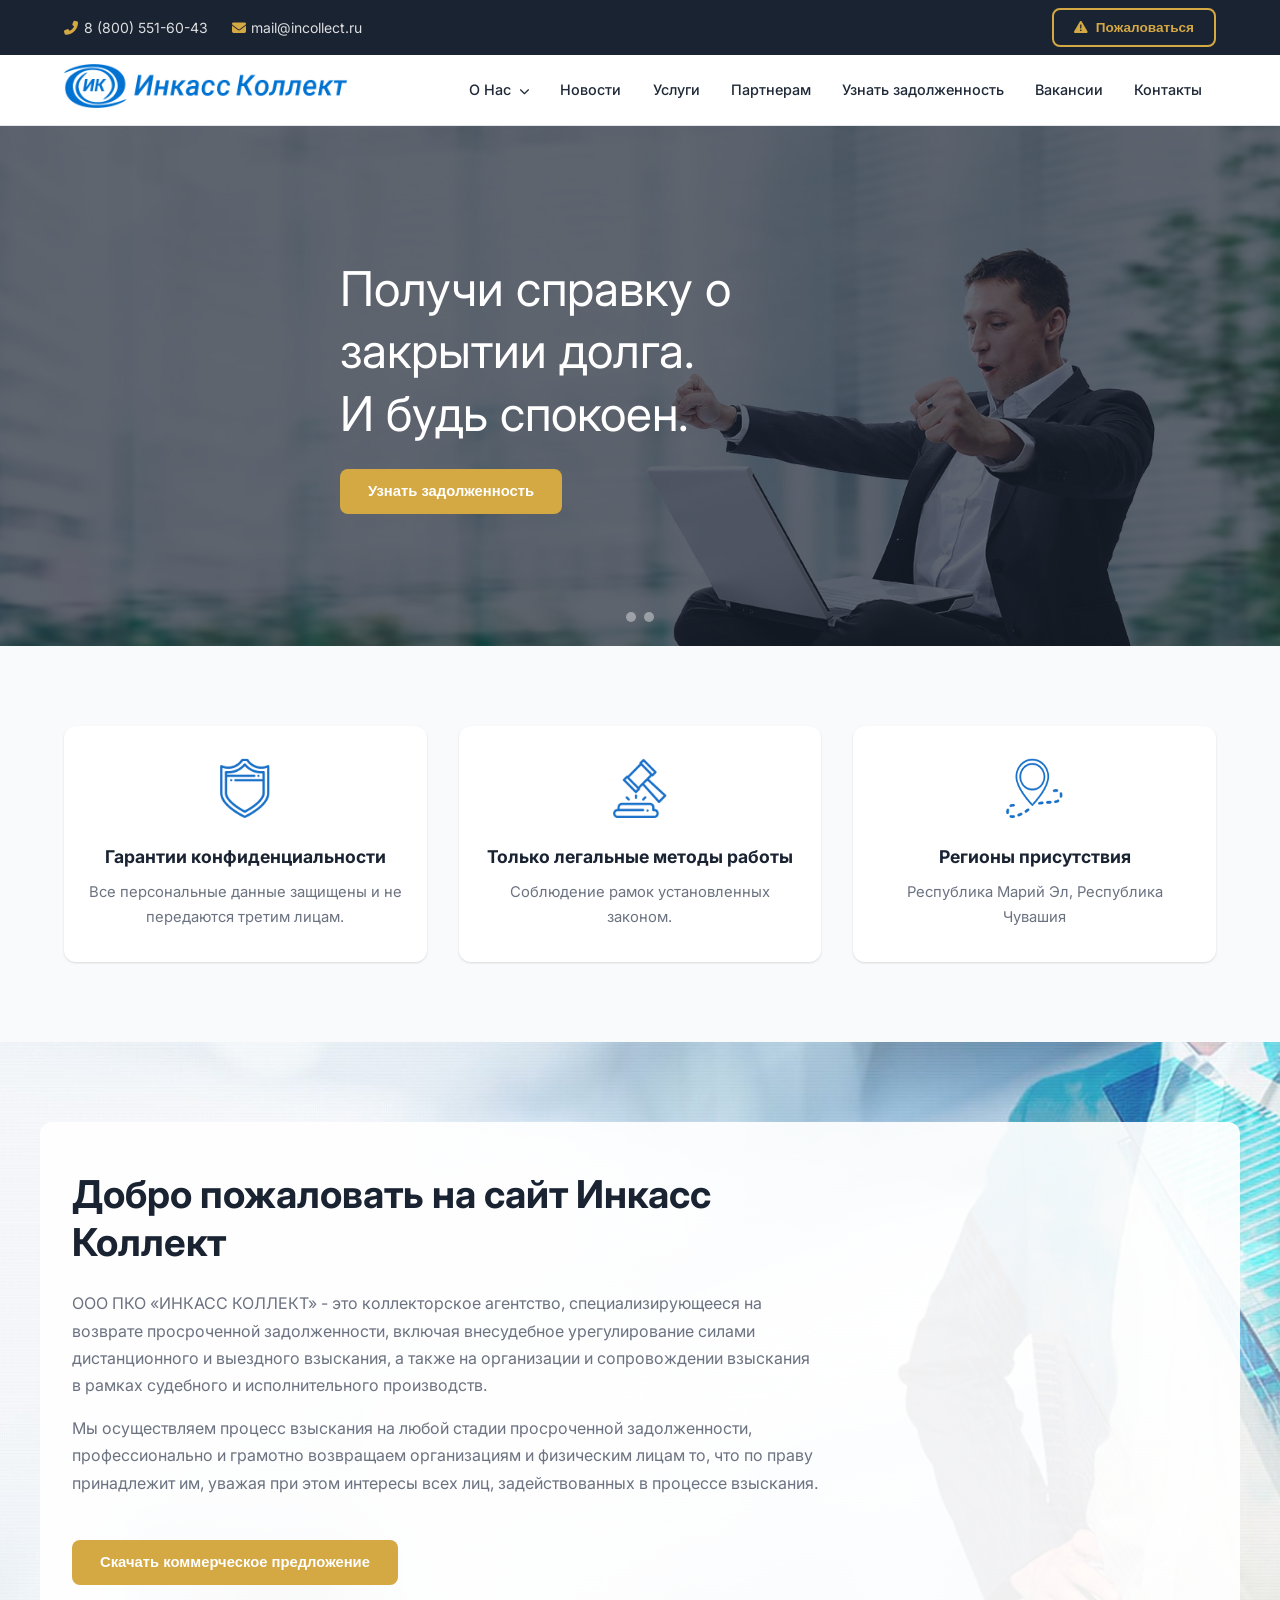
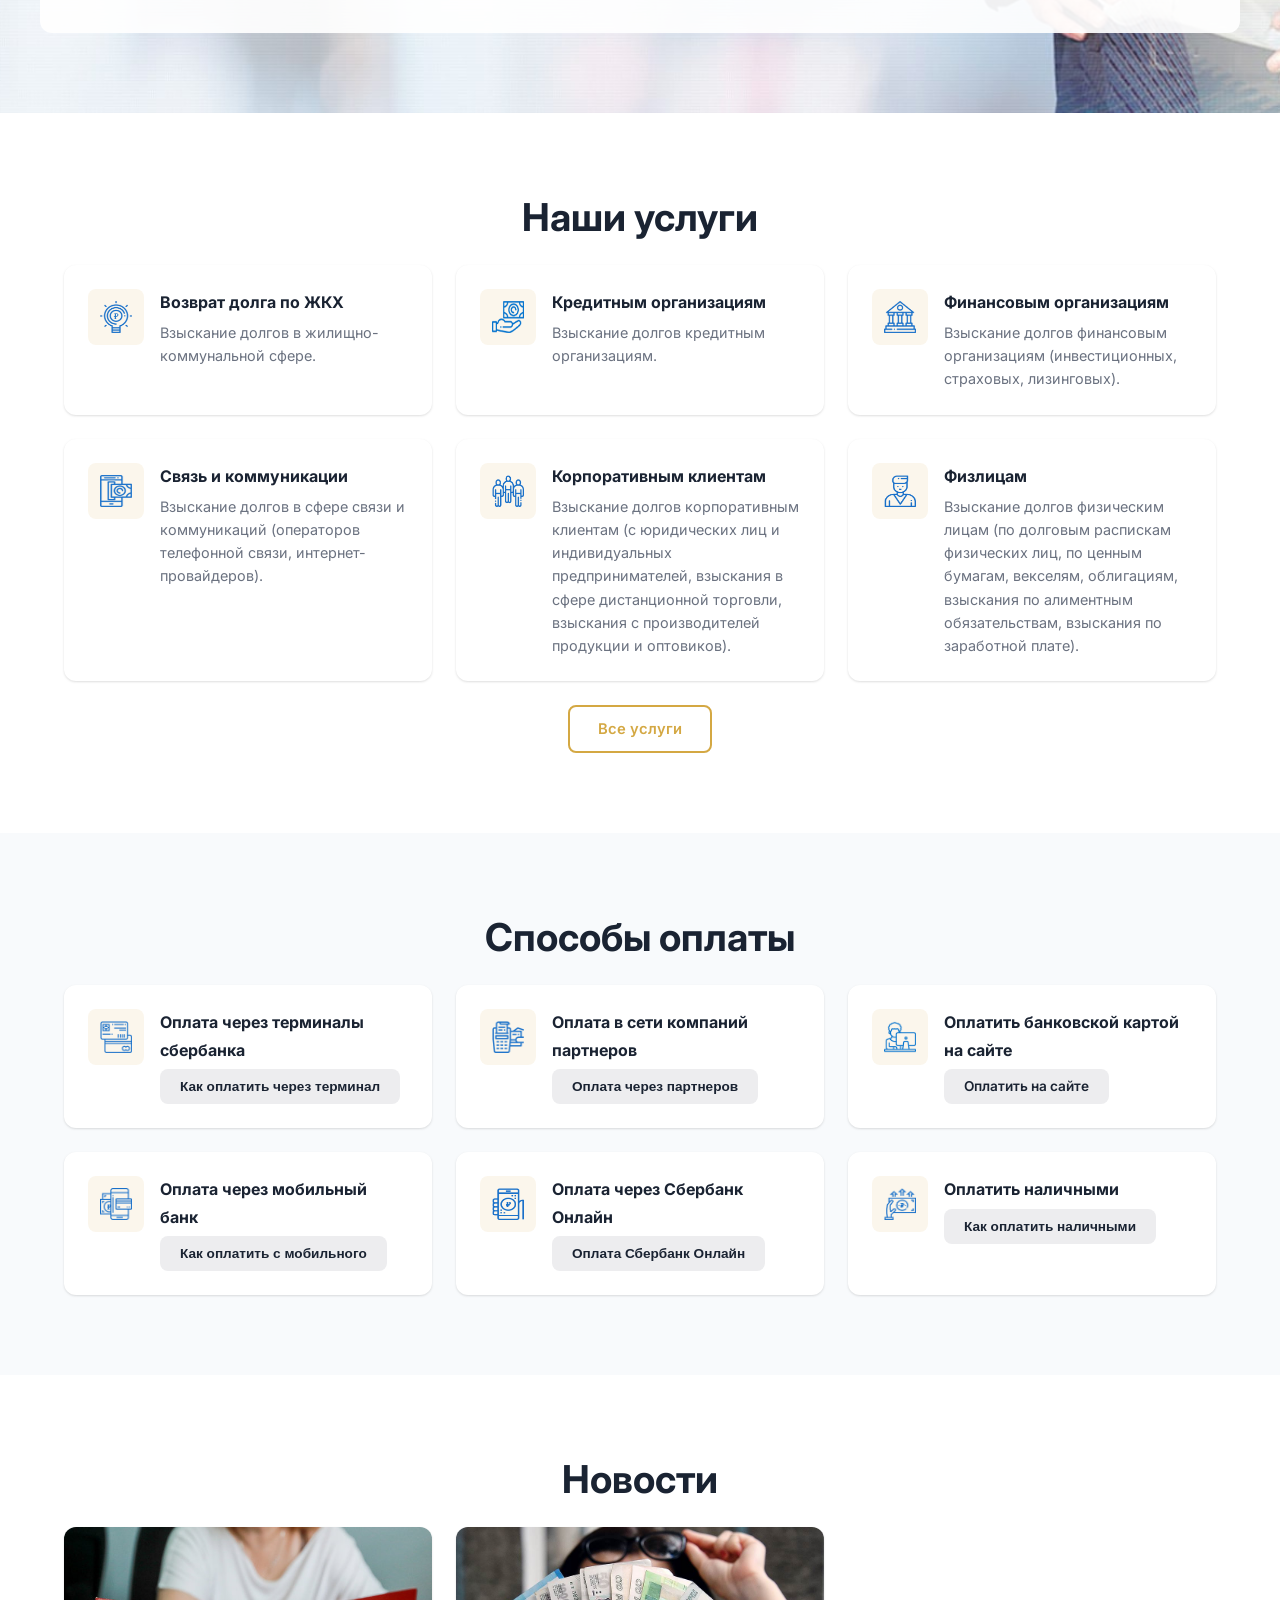
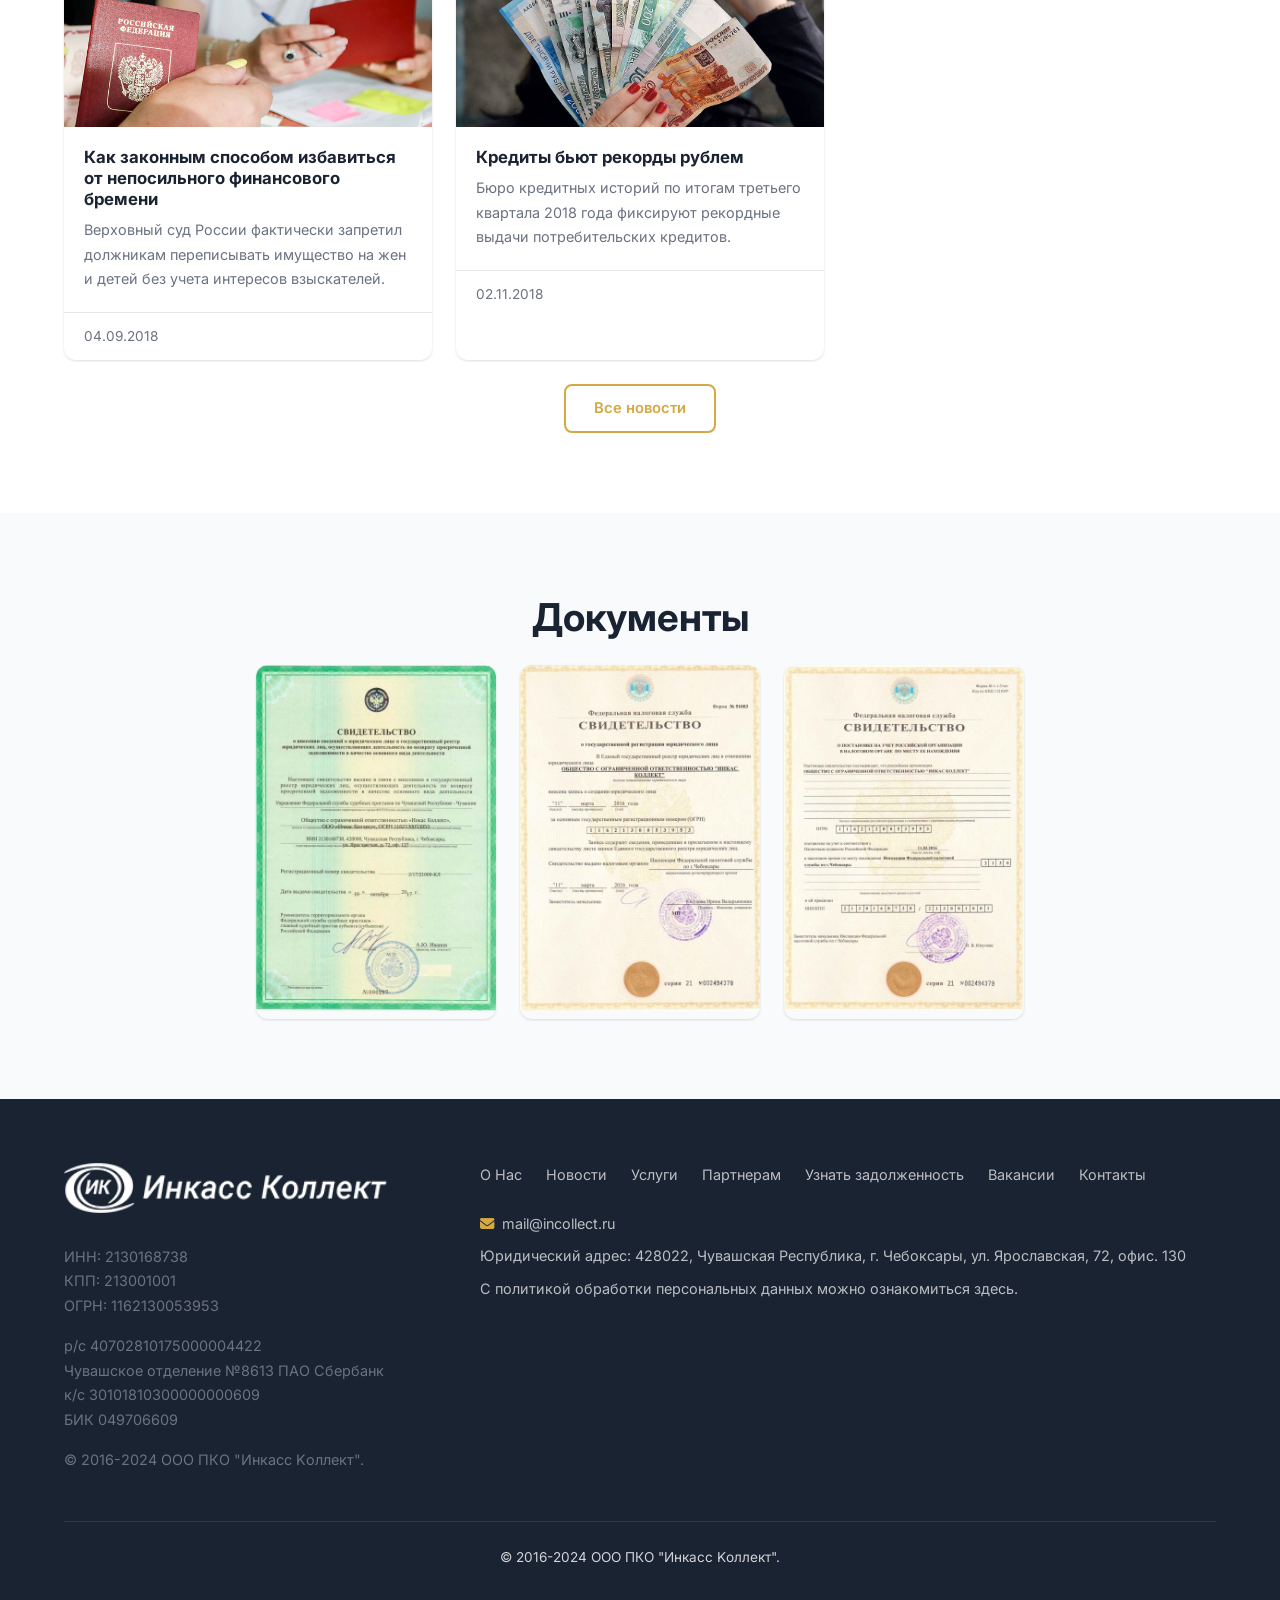
<file: index.html>
<!DOCTYPE html>
<html lang="ru">
<head>
  <meta charset="UTF-8">
  <meta name="viewport" content="width=device-width, initial-scale=1.0">
  <title>Инкасc Коллект — профессиональное взыскание долгов</title>
  <meta name="description" content="ООО ПКО «ИНКАСС КОЛЛЕКТ» — коллекторское агентство. Возврат просроченной задолженности, досудебное и судебное взыскание.">
  <meta name="theme-color" content="#1a2332">
  <link rel="icon" href="assets/img/favicon.ico">
  <link rel="preconnect" href="https://fonts.googleapis.com">
  <link rel="preconnect" href="https://fonts.gstatic.com" crossorigin>
  <link href="https://fonts.googleapis.com/css2?family=Inter:wght@400;500;600;700;800&display=swap" rel="stylesheet">
  <link rel="stylesheet" href="https://cdnjs.cloudflare.com/ajax/libs/font-awesome/6.4.0/css/all.min.css">
  <link rel="stylesheet" href="assets/css/style.css">
</head>
<body>

<header class="site-header">
  <div class="header-top">
    <div class="container">
      <div class="header-contact">
        <span><i class="fas fa-phone-alt"></i><a href="tel:88005516043">8 (800) 551-60-43</a></span>
        <span class="d-none d-sm-block"><i class="fas fa-envelope"></i><a href="mailto:mail@incollect.ru">mail@incollect.ru</a></span>
      </div>
      <button class="btn btn-small btn-outline" data-modal="callback"><i class="fas fa-exclamation-triangle"></i> Пожаловаться</button>
    </div>
  </div>
  <div class="header-main">
    <div class="container">
      <a href="/" class="logo">
        <img src="assets/img/logo.png" alt="Инкасc Коллект">
      </a>
      <button class="nav-toggle" aria-label="Меню">
        <span></span><span></span><span></span>
      </button>
      <ul class="nav-list">
        <li class="dropdown">
          <a href="about.html">О Нас <i class="fas fa-chevron-down" style="font-size:0.65rem;margin-left:4px;"></i></a>
          <div class="dropdown-menu">
            <a href="about.html">О нас</a>
            <a href="legal-regulation.html">Нормативно правовое регулирование</a>
          </div>
        </li>
        <li><a href="news.html">Новости</a></li>
        <li><a href="services.html">Услуги</a></li>
        <li><a href="partners.html">Партнерам</a></li>
        <li><a href="payments.html">Узнать задолженность</a></li>
        <li><a href="company.html">Вакансии</a></li>
        <li><a href="contacts.html">Контакты</a></li>
      </ul>
    </div>
  </div>
</header>

<main>
  <div class="hero-slider">
    <div class="hero-slide">
      <div class="bg-image" style="background-image:url('assets/img/upload/iblock/fe6/fe674540698ea762425fc38bf1e344e2.jpg')"></div>
      <div class="container">
        <div class="hero-title">Получи справку о закрытии долга.<br>И будь спокоен.</div>
        <button class="btn btn-default" data-modal="callback_order">Узнать задолженность</button>
      </div>
    </div>
    <div class="hero-slide">
      <div class="bg-image" style="background-image:url('assets/img/upload/iblock/4d7/4d787ec21eba19cc8d2d6f2f79f603f6.jpg')"></div>
      <div class="container">
        <div class="hero-title">Оплати долг онлайн<br>быстро и без комиссий</div>
        <a href="payments.html" class="btn btn-default">Оплатить долг</a>
      </div>
    </div>
    <div class="slider-dots"></div>
  </div>

  <section class="bg-alt">
    <div class="container">
      <div class="advantages-grid">
        <div class="advantage-item">
          <img src="assets/img/upload/iblock/8ed/8ed465a3cddb3acd76acf92c5f12c449.png" alt="">
          <div class="title">Гарантии конфиденциальности</div>
          <p>Все персональные данные защищены и не передаются третим лицам.</p>
        </div>
        <div class="advantage-item">
          <img src="assets/img/upload/iblock/695/695aed91cf59f8318fd401364a946ac3.png" alt="">
          <div class="title">Только легальные методы работы</div>
          <p>Соблюдение рамок установленных законом.</p>
        </div>
        <div class="advantage-item">
          <img src="assets/img/upload/iblock/c6d/c6d8e40fd7924816c3a6b636c08e44c5.png" alt="">
          <div class="title">Регионы присутствия</div>
          <p>Республика Марий Эл, Республика Чувашия</p>
        </div>
      </div>
    </div>
  </section>

  <section class="about-section" style="background-image:url('assets/img/bg-about.jpg');background-size:cover;background-position:center;">
    <div class="container" style="background:rgba(255,255,255,0.92);border-radius:12px;padding:3rem 2rem;">
      <div class="row">
        <div class="col-12 col-md-8">
          <h2>Добро пожаловать на сайт <strong>Инкасc Коллект</strong></h2>
          <p>ООО ПКО «ИНКАСС КОЛЛЕКТ» - это коллекторское агентство, специализирующееся на возврате просроченной задолженности, включая внесудебное урегулирование силами дистанционного и выездного взыскания, а также на организации и сопровождении взыскания в рамках судебного и исполнительного производств.</p>
          <p>Мы осуществляем процесс взыскания на любой стадии просроченной задолженности, профессионально и грамотно возвращаем организациям и физическим лицам то, что по праву принадлежит им, уважая при этом интересы всех лиц, задействованных в процессе взыскания.</p>
          <br>
          <button class="btn btn-default" data-modal="offer">Скачать коммерческое предложение</button>
        </div>
      </div>
    </div>
  </section>

  <section>
    <div class="container">
      <h2 class="text-center">Наши услуги</h2>
      <div class="services-grid">
        <div class="service-card">
          <div class="icon"><img src="assets/img/upload/iblock/835/8353102d6407896d328e0667f43c771c.png" alt=""></div>
          <div class="content">
            <div class="title">Возврат долга по ЖКХ</div>
            <div class="desc">Взыскание долгов в жилищно-коммунальной сфере.</div>
          </div>
        </div>
        <div class="service-card">
          <div class="icon"><img src="assets/img/upload/iblock/2a2/2a26dfe75207574aeb699a86e1d361ef.png" alt=""></div>
          <div class="content">
            <div class="title">Кредитным организациям</div>
            <div class="desc">Взыскание долгов кредитным организациям.</div>
          </div>
        </div>
        <div class="service-card">
          <div class="icon"><img src="assets/img/upload/iblock/935/935c451072b82c029d7a62e085b1cc34.png" alt=""></div>
          <div class="content">
            <div class="title">Финансовым организациям</div>
            <div class="desc">Взыскание долгов финансовым организациям (инвестиционных, страховых, лизинговых).</div>
          </div>
        </div>
        <div class="service-card">
          <div class="icon"><img src="assets/img/upload/iblock/3ad/3ad258b9cce1f8ca6ad0d29d4bb14b12.png" alt=""></div>
          <div class="content">
            <div class="title">Связь и коммуникации</div>
            <div class="desc">Взыскание долгов в сфере связи и коммуникаций (операторов телефонной связи, интернет-провайдеров).</div>
          </div>
        </div>
        <div class="service-card">
          <div class="icon"><img src="assets/img/upload/iblock/af9/af96e69c5c310d33e353dc67994a0a29.png" alt=""></div>
          <div class="content">
            <div class="title">Корпоративным клиентам</div>
            <div class="desc">Взыскание долгов корпоративным клиентам (с юридических лиц и индивидуальных предпринимателей, взыскания в сфере дистанционной торговли, взыскания с производителей продукции и оптовиков).</div>
          </div>
        </div>
        <div class="service-card">
          <div class="icon"><img src="assets/img/upload/iblock/6f0/6f01c9fa80095f526bc8b35b39dbf2ea.png" alt=""></div>
          <div class="content">
            <div class="title">Физлицам</div>
            <div class="desc">Взыскание долгов физическим лицам (по долговым распискам физических лиц, по ценным бумагам, векселям, облигациям, взыскания по алиментным обязательствам, взыскания по заработной плате).</div>
          </div>
        </div>
      </div>
      <div class="text-center mt-4">
        <a href="services.html" class="btn btn-outline">Все услуги</a>
      </div>
    </div>
  </section>

  <section class="bg-alt">
    <div class="container">
      <h2 class="text-center">Способы оплаты</h2>
      <div class="payments-grid">
        <div class="service-card">
          <div class="icon"><img src="assets/img/upload/iblock/db2/db21ef4585d5f55865dac3cbe8edb93b.png" alt=""></div>
          <div class="content">
            <div class="title">Оплата через терминалы сбербанка</div>
            <button class="btn btn-small btn-gray mt-2" data-modal="pay0">Как оплатить через терминал</button>
          </div>
        </div>
        <div class="service-card">
          <div class="icon"><img src="assets/img/upload/iblock/c8f/c8f448e95f7287350ec2b0ead7cf48b4.png" alt=""></div>
          <div class="content">
            <div class="title">Оплата в сети компаний партнеров</div>
            <button class="btn btn-small btn-gray mt-2" data-modal="pay1">Оплата через партнеров</button>
          </div>
        </div>
        <div class="service-card">
          <div class="icon"><img src="assets/img/upload/iblock/73a/73af4803e30f5eb7171ca3f4e97236bf.png" alt=""></div>
          <div class="content">
            <div class="title">Оплатить банковской картой на сайте</div>
            <a href="payments.html" class="btn btn-small btn-gray mt-2">Оплатить на сайте</a>
          </div>
        </div>
        <div class="service-card">
          <div class="icon"><img src="assets/img/upload/iblock/38d/38d0041322057072bb635a6eb4a68faa.png" alt=""></div>
          <div class="content">
            <div class="title">Оплата через мобильный банк</div>
            <button class="btn btn-small btn-gray mt-2" data-modal="pay3">Как оплатить с мобильного</button>
          </div>
        </div>
        <div class="service-card">
          <div class="icon"><img src="assets/img/upload/iblock/6ea/6ea83b79c86579c90546399a1b24a466.png" alt=""></div>
          <div class="content">
            <div class="title">Оплата через Сбербанк Онлайн</div>
            <button class="btn btn-small btn-gray mt-2" data-modal="pay4">Оплата Сбербанк Онлайн</button>
          </div>
        </div>
        <div class="service-card">
          <div class="icon"><img src="assets/img/upload/iblock/cc2/cc2182795e732fb07279aa1f83ed7bb3.png" alt=""></div>
          <div class="content">
            <div class="title">Оплатить наличными</div>
            <button class="btn btn-small btn-gray mt-2" data-modal="pay5">Как оплатить наличными</button>
          </div>
        </div>
      </div>
    </div>
  </section>

  <section>
    <div class="container">
      <h2 class="text-center">Новости</h2>
      <div class="news-grid">
        <div class="news-card" onclick="location.href='news.html'">
          <div class="card-img" style="background-image:url('assets/img/upload/iblock/956/956f9683b0fcbb061f004fa99f16718e.jpg')"></div>
          <div class="card-body">
            <h5>Как законным способом избавиться от непосильного финансового бремени</h5>
            <p>Верховный суд России фактически запретил должникам переписывать имущество на жен и детей без учета интересов взыскателей.</p>
          </div>
          <div class="card-footer">04.09.2018</div>
        </div>
        <div class="news-card" onclick="location.href='news.html'">
          <div class="card-img" style="background-image:url('assets/img/upload/iblock/407/40763b7a10c79c942f8ca3af6b24d1f5.jpg')"></div>
          <div class="card-body">
            <h5>Кредиты бьют рекорды рублем</h5>
            <p>Бюро кредитных историй по итогам третьего квартала 2018 года фиксируют рекордные выдачи потребительских кредитов.</p>
          </div>
          <div class="card-footer">02.11.2018</div>
        </div>
        <div class="news-card d-none d-lg-block" onclick="location.href='news.html'">
          <div class="card-img" style="background-image:url('assets/img/upload/iblock/d2c/d2c76e83e4f9e76bf9ec8627f973e051.jpg')"></div>
          <div class="card-body">
            <h5>Мошенничество в сфере кредитования</h5>
            <p>37-летней женщине из г. Великие Луки пришлось предстать перед судом за предоставление кредитной организации заведомо ложных сведений о работе.</p>
          </div>
          <div class="card-footer">03.04.2019</div>
        </div>
      </div>
      <div class="text-center mt-4">
        <a href="news.html" class="btn btn-outline">Все новости</a>
      </div>
    </div>
  </section>

  <section class="bg-alt">
    <div class="container">
      <h2 class="text-center">Документы</h2>
      <div class="documents-slider">
        <a href="assets/img/upload/iblock/019/019d8836baddf73559ac5d9efa6bfde7.jpg" target="_blank">
          <img src="assets/img/upload/iblock/b05/b05337ff9b04df023a3b5a12b504d833.jpg" alt="Свидетельство">
        </a>
        <a href="assets/img/upload/iblock/25d/25da233a1d497baa6a23e0b6d8470222.jpg" target="_blank">
          <img src="assets/img/upload/iblock/944/9443fe66e051ef7f64d6b3e15dd1f16e.jpg" alt="Свидетельство">
        </a>
        <a href="assets/img/upload/iblock/556/5563b50fa6685f13e11243839c0f0754.jpg" target="_blank">
          <img src="assets/img/upload/iblock/bef/befbc4217890f812ccbfcfaca3015300.jpg" alt="Свидетельство">
        </a>
      </div>
    </div>
  </section>
</main>

<footer class="site-footer">
  <div class="container">
    <div class="footer-grid">
      <div>
        <a href="/"><img src="assets/img/logo-footer.png" alt="Инкасc Коллект" style="height:50px;"></a>
        <br><br>
        <p>ИНН: 2130168738<br>КПП: 213001001<br>ОГРН: 1162130053953</p>
        <p>р/с 40702810175000004422<br>Чувашское отделение №8613 ПАО Сбербанк<br>к/с 30101810300000000609<br>БИК 049706609</p>
        <p>&copy; 2016-2024 ООО ПКО "Инкасc Kоллект".</p>
      </div>
      <div>
        <div class="footer-menu">
          <a href="about.html">О Нас</a>
          <a href="news.html">Новости</a>
          <a href="services.html">Услуги</a>
          <a href="partners.html">Партнерам</a>
          <a href="payments.html">Узнать задолженность</a>
          <a href="company.html">Вакансии</a>
          <a href="contacts.html">Контакты</a>
        </div>
        <br>
        <div class="footer-contacts">
          <p><i class="fas fa-envelope"></i><a href="mailto:mail@incollect.ru">mail@incollect.ru</a></p>
          <p>Юридический адрес: 428022, Чувашская Республика, г. Чебоксары, ул. Ярославская, 72, офис. 130</p>
          <p>С политикой обработки персональных данных можно ознакомиться <a href="#">здесь</a>.</p>
        </div>
      </div>
    </div>
    <div class="footer-bottom">
      &copy; 2016-2024 ООО ПКО "Инкасc Kоллект".
    </div>
  </div>
</footer>

<!-- Modals -->
<div class="modal-overlay" id="callback">
  <div class="modal-content">
    <div class="modal-header">
      <h4>Пожаловаться на нарушения сотрудников</h4>
      <button class="modal-close">&times;</button>
    </div>
    <div class="modal-body">
      <form onsubmit="event.preventDefault();alert('Форма отправлена (демо)');">
        <div class="form-group">
          <input type="text" class="form-control" placeholder="Ваше имя" required>
        </div>
        <div class="form-group">
          <input type="tel" class="form-control" placeholder="+7 (999) 999-99-99" required>
        </div>
        <div class="form-group">
          <label>Регион:</label>
          <select class="form-control">
            <option>Чувашская Республика</option>
            <option>Республика Марий Эл</option>
          </select>
        </div>
        <div class="form-group">
          <textarea class="form-control" placeholder="Сообщение" rows="6"></textarea>
        </div>
        <button type="submit" class="btn btn-default btn-small">Отправить</button>
        <div class="modal-text-after">Нажимая кнопку &laquo;Отправить&raquo; я даю свое <a href="#">согласие на обработку персональных данных</a></div>
      </form>
    </div>
  </div>
</div>

<div class="modal-overlay" id="offer">
  <div class="modal-content">
    <div class="modal-header">
      <h4>Скачать коммерческое предложение</h4>
      <button class="modal-close">&times;</button>
    </div>
    <div class="modal-body">
      <form onsubmit="event.preventDefault();alert('Форма отправлена (демо)');">
        <div class="form-group">
          <input type="text" class="form-control" placeholder="Ваше имя" required>
        </div>
        <div class="form-group">
          <input type="tel" class="form-control" placeholder="+7 (999) 999-99-99" required>
        </div>
        <button type="submit" class="btn btn-default btn-small">Отправить</button>
        <div class="modal-text-after">Нажимая кнопку &laquo;Отправить&raquo; я даю свое <a href="#">согласие на обработку персональных данных</a></div>
      </form>
    </div>
  </div>
</div>

<div class="modal-overlay" id="callback_order">
  <div class="modal-content">
    <div class="modal-header">
      <h4>Заполните форму и узнайте вашу задолженность</h4>
      <button class="modal-close">&times;</button>
    </div>
    <div class="modal-body">
      <form onsubmit="event.preventDefault();alert('Форма отправлена (демо)');">
        <div class="form-group">
          <h6 style="margin-bottom:10px;">Ваш статус</h6>
          <label style="display:block;font-weight:400;"><input type="radio" name="type" checked> Заемщик</label>
          <label style="display:block;font-weight:400;"><input type="radio" name="type"> Юридическое лицо</label>
          <label style="display:block;font-weight:400;"><input type="radio" name="type"> Гос. орган</label>
        </div>
        <div class="form-group">
          <input type="text" class="form-control" placeholder="Ваше имя" required>
        </div>
        <div class="form-group">
          <input type="tel" class="form-control" placeholder="+7 (999) 999-99-99" required>
        </div>
        <div class="form-group">
          <label>Год рождения</label>
          <input type="date" class="form-control" required>
        </div>
        <div class="form-group">
          <label>Регион:</label>
          <select class="form-control">
            <option>Чувашская Республика</option>
            <option>Республика Марий Эл</option>
          </select>
        </div>
        <div class="form-group">
          <textarea class="form-control" placeholder="Комментарий" rows="4"></textarea>
        </div>
        <button type="submit" class="btn btn-default btn-small">Отправить</button>
        <div class="modal-text-after">Нажимая кнопку &laquo;Отправить&raquo; я даю свое <a href="#">согласие на обработку персональных данных</a></div>
      </form>
    </div>
  </div>
</div>

<div class="modal-overlay" id="pay0">
  <div class="modal-content">
    <div class="modal-header"><h4>Оплата через банкоматы Сбербанка</h4><button class="modal-close">&times;</button></div>
    <div class="modal-body">
      <ol>
        <li>Вставьте карту в приемное окно платежного терминала/банкомата, введите «ПИН-код» и нажмите кнопку «ДАЛЕЕ».</li>
        <li>Выберите "Платежи и переводы".</li>
        <li>В группе платежей выберите "Поиск услуг и организаций". Введите: ИНН: 2130168738, Наименование: ООО "Инкас коллект", р/с: 40702810175000004422</li>
        <li>В найденном списке выберете: Погашение кредитов МКК ФК р/с 40702810175000004422</li>
        <li>В поле "Номер договора" введите номер Вашего договора микрозайма (XXX-ХХХХХ).</li>
        <li>Проверьте данные платежа, нажмите "Продолжить".</li>
        <li>Введите ФИО плательщика, сумму платежа.</li>
        <li>Убедитесь в правильности реквизитов, нажмите "Оплатить". Сохраняйте чек-ордер!</li>
      </ol>
    </div>
  </div>
</div>

<div class="modal-overlay" id="pay1">
  <div class="modal-content">
    <div class="modal-header"><h4>Оплата через сеть компаний партнеров</h4><button class="modal-close">&times;</button></div>
    <div class="modal-body">
      <ul>
        <li>Оплата в любой точке сети <a href="https://dengi-seichas.ru/" target="_blank">МКК Деньги Сейчас</a></li>
        <li>Оплата в любой точке сети <a href="https://micronzaimy.ru/" target="_blank">Финансовая Компания Микрон</a></li>
        <li>Оплата в любой точке сети <a href="https://www.buro-zaimov.ru/" target="_blank">МКК Бюро Займов</a></li>
        <li>Оплата в любой точке сети <a href="https://zolotoff.cc/offices" target="_blank">МКК Золотофф</a></li>
        <li>Оплата в любой точке сети <a href="https://sfera-finance.ru/offices" target="_blank">КПК Пенсионная касса</a></li>
      </ul>
    </div>
  </div>
</div>

<div class="modal-overlay" id="pay3">
  <div class="modal-content">
    <div class="modal-header"><h4>Оплата через «Мобильный банк»</h4><button class="modal-close">&times;</button></div>
    <div class="modal-body">
      <ol>
        <li>Войдите в личный кабинет "Мобильного банка".</li>
        <li>В меню "Платежи" выберите «Остальное».</li>
        <li>В строке «Поиск» введите: ИНН 2130168738, ООО "Инкас коллект", р/с 40702810175000004422</li>
        <li>Выберите: Погашение кредитов МКК ФК.</li>
        <li>Введите номер договора (XXX-ХХХХХ), ФИО, сумму платежа.</li>
        <li>Подтвердите платеж.</li>
      </ol>
    </div>
  </div>
</div>

<div class="modal-overlay" id="pay4">
  <div class="modal-content">
    <div class="modal-header"><h4>Оплата через Сбербанк Онлайн</h4><button class="modal-close">&times;</button></div>
    <div class="modal-body">
      <ol>
        <li>Войдите в личный кабинет "Сбербанк Онлайн".</li>
        <li>Выберите "Переводы и платежи".</li>
        <li>В строке поиска введите ИНН: <strong>2130168738</strong></li>
        <li>Выберите: <strong>ООО Инкас коллект</strong>, Услуга: <strong>Погашение кредитов</strong>, р/с: <strong>40702810175000004422</strong></li>
        <li>Выберите карту, введите номер договора, ФИО, сумму.</li>
        <li>Подтвердите платеж с помощью пароля из SMS.</li>
      </ol>
    </div>
  </div>
</div>

<div class="modal-overlay" id="pay5">
  <div class="modal-content">
    <div class="modal-header"><h4>Оплата наличными через офисы Инкас коллект</h4><button class="modal-close">&times;</button></div>
    <div class="modal-body">
      <p>Независимо от того, где был оформлен договор займа, его можно погасить/оплатить в любом офисе ООО Инкас коллект. Для этого Вам необходимо:</p>
      <ol>
        <li>Знать номер договора займа (ХХХ-ХХХХХ);</li>
        <li>Иметь при себе необходимую сумму наличных;</li>
        <li>Обратиться в любой ближайший офис компании «Инкас коллект».</li>
      </ol>
    </div>
  </div>
</div>

<script src="assets/js/app.js"></script>
</body>
</html>
</file>
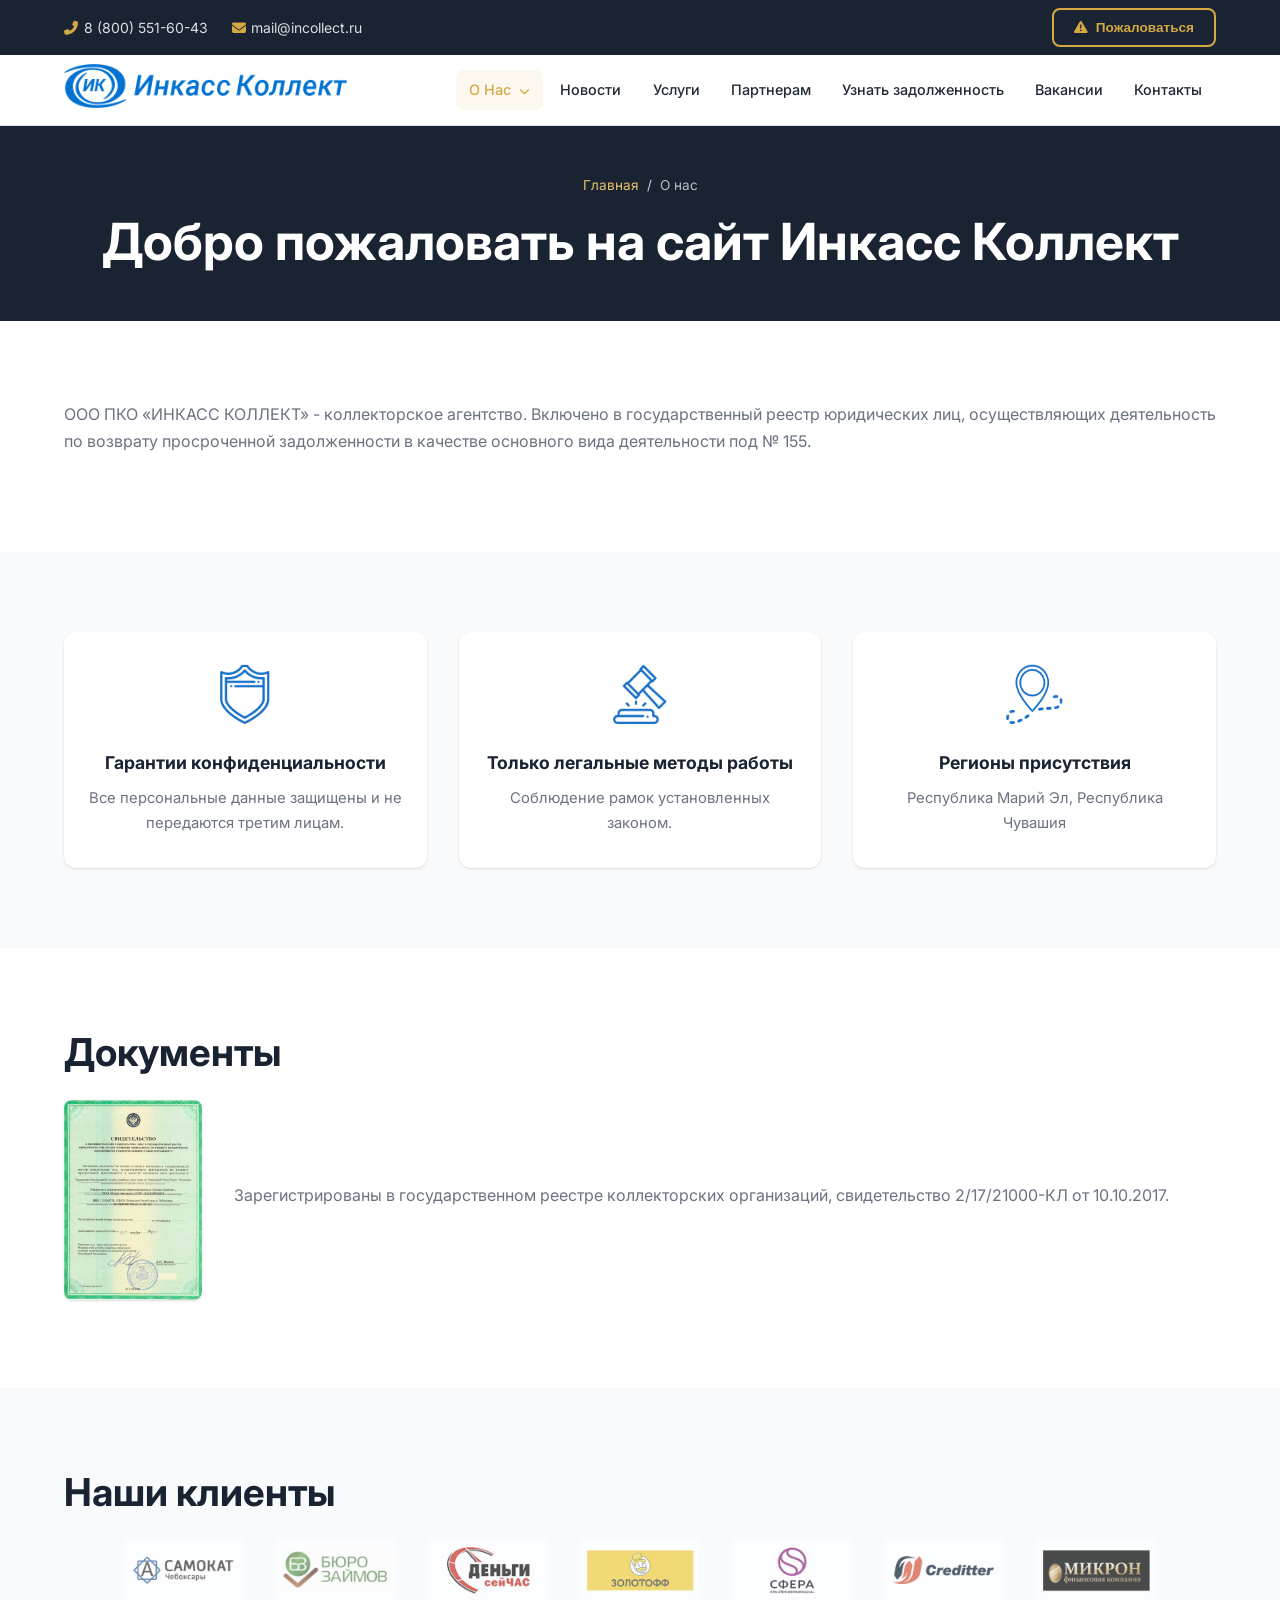
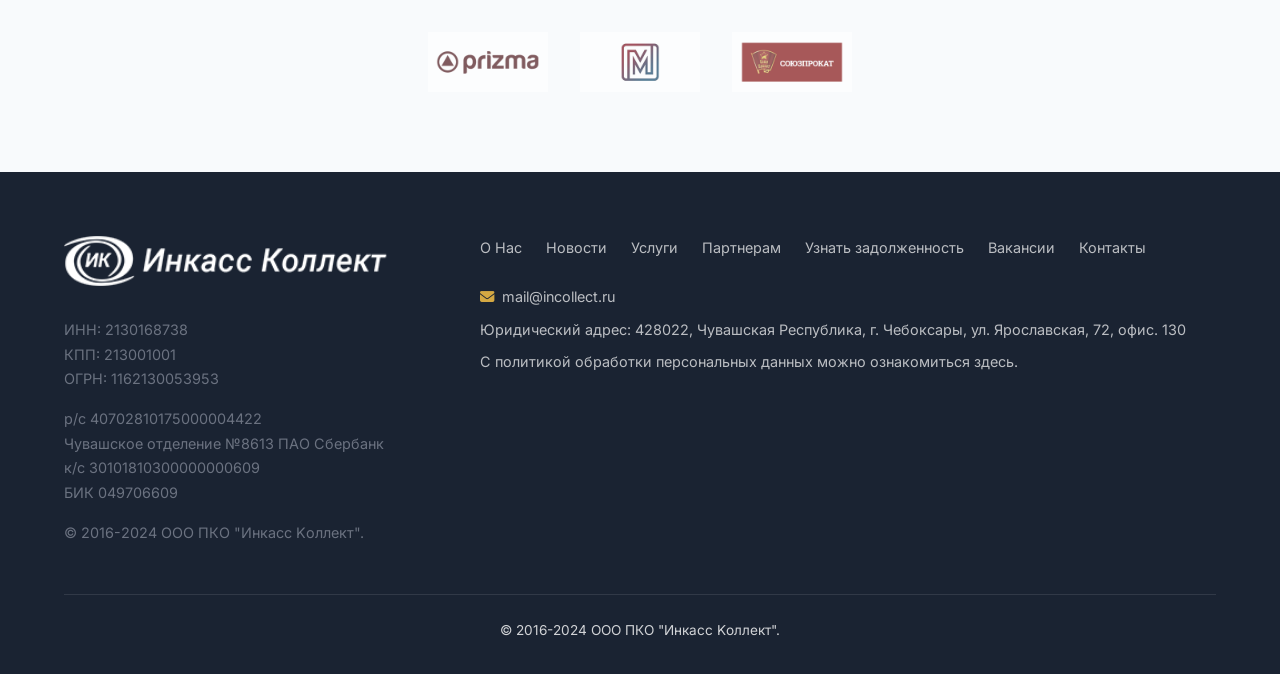
<file: about.html>
<!DOCTYPE html>
<html lang="ru">
<head>
  <meta charset="UTF-8">
  <meta name="viewport" content="width=device-width, initial-scale=1.0">
  <title>О нас — Инкасc Коллект</title>
  <meta name="description" content="ООО ПКО «ИНКАСС КОЛЛЕКТ» — коллекторское агентство, включенное в государственный реестр юридических лиц по возврату просроченной задолженности.">
  <meta name="theme-color" content="#1a2332">
  <link rel="icon" href="assets/img/favicon.ico">
  <link rel="preconnect" href="https://fonts.googleapis.com">
  <link rel="preconnect" href="https://fonts.gstatic.com" crossorigin>
  <link href="https://fonts.googleapis.com/css2?family=Inter:wght@400;500;600;700;800&display=swap" rel="stylesheet">
  <link rel="stylesheet" href="https://cdnjs.cloudflare.com/ajax/libs/font-awesome/6.4.0/css/all.min.css">
  <link rel="stylesheet" href="assets/css/style.css">
</head>
<body>

<header class="site-header">
  <div class="header-top">
    <div class="container">
      <div class="header-contact">
        <span><i class="fas fa-phone-alt"></i><a href="tel:88005516043">8 (800) 551-60-43</a></span>
        <span class="d-none d-sm-block"><i class="fas fa-envelope"></i><a href="mailto:mail@incollect.ru">mail@incollect.ru</a></span>
      </div>
      <button class="btn btn-small btn-outline" data-modal="callback"><i class="fas fa-exclamation-triangle"></i> Пожаловаться</button>
    </div>
  </div>
  <div class="header-main">
    <div class="container">
      <a href="/" class="logo">
        <img src="assets/img/logo.png" alt="Инкасc Коллект">
      </a>
      <button class="nav-toggle" aria-label="Меню">
        <span></span><span></span><span></span>
      </button>
      <ul class="nav-list">
        <li class="dropdown">
          <a href="about.html" class="active">О Нас <i class="fas fa-chevron-down" style="font-size:0.65rem;margin-left:4px;"></i></a>
          <div class="dropdown-menu">
            <a href="about.html" class="active">О нас</a>
            <a href="legal-regulation.html">Нормативно правовое регулирование</a>
          </div>
        </li>
        <li><a href="news.html">Новости</a></li>
        <li><a href="services.html">Услуги</a></li>
        <li><a href="partners.html">Партнерам</a></li>
        <li><a href="payments.html">Узнать задолженность</a></li>
        <li><a href="company.html">Вакансии</a></li>
        <li><a href="contacts.html">Контакты</a></li>
      </ul>
    </div>
  </div>
</header>

<main>
  <div class="page-header">
    <div class="container">
      <div class="breadcrumb">
        <a href="/">Главная</a><span class="sep">/</span><span>О нас</span>
      </div>
      <h1>Добро пожаловать на сайт <b>Инкасc Коллект</b></h1>
    </div>
  </div>

  <section>
    <div class="container">
      <p>ООО ПКО «ИНКАСC КОЛЛЕКТ» - коллекторское агентство. Включено в государственный реестр юридических лиц, осуществляющих деятельность по возврату просроченной задолженности в качестве основного вида деятельности под № 155.</p>
    </div>
  </section>

  <section class="bg-alt">
    <div class="container">
      <div class="advantages-grid">
        <div class="advantage-item">
          <img src="assets/img/upload/iblock/8ed/8ed465a3cddb3acd76acf92c5f12c449.png" alt="">
          <div class="title">Гарантии конфиденциальности</div>
          <p>Все персональные данные защищены и не передаются третим лицам.</p>
        </div>
        <div class="advantage-item">
          <img src="assets/img/upload/iblock/695/695aed91cf59f8318fd401364a946ac3.png" alt="">
          <div class="title">Только легальные методы работы</div>
          <p>Соблюдение рамок установленных законом.</p>
        </div>
        <div class="advantage-item">
          <img src="assets/img/upload/iblock/c6d/c6d8e40fd7924816c3a6b636c08e44c5.png" alt="">
          <div class="title">Регионы присутствия</div>
          <p>Республика Марий Эл, Республика Чувашия</p>
        </div>
      </div>
    </div>
  </section>

  <section>
    <div class="container">
      <h2>Документы</h2>
      <div class="documents-info">
        <a href="assets/img/upload/iblock/019/019d8836baddf73559ac5d9efa6bfde7.jpg" target="_blank">
          <img src="assets/img/upload/iblock/019/019d8836baddf73559ac5d9efa6bfde7.jpg" alt="Свидетельство">
        </a>
        <div>
          <p>Зарегистрированы в государственном реестре коллекторских организаций, свидетельство 2/17/21000-КЛ от 10.10.2017.</p>
        </div>
      </div>
    </div>
  </section>

  <section class="bg-alt">
    <div class="container">
      <h2>Наши клиенты</h2>
      <div class="partners-grid">
        <img src="assets/img/upload/iblock/273/27325aa86d215797a9acee74e966d6c3.png" alt="Партнер">
        <img src="assets/img/upload/iblock/b7e/b7e305e8c2ce7b43799f52d86cd41a2e.png" alt="Партнер">
        <img src="assets/img/upload/iblock/62c/62c9617738c559310dc9f7ab3bfd20ff.jpg" alt="Партнер">
        <img src="assets/img/upload/iblock/6e1/6e1ca44bdd67b54782b46a4186861665.jpg" alt="Партнер">
        <img src="assets/img/upload/iblock/fb7/fb7dedbafc8ccaf4e61fb5b664a3110c.jpg" alt="Партнер">
        <img src="assets/img/upload/iblock/860/86086cbf4a465e70dbdb6e3605752cff.png" alt="Партнер">
        <img src="assets/img/upload/iblock/6bb/6bbacd85d8e51291da39528c84e3c541.jpg" alt="Партнер">
        <img src="assets/img/upload/iblock/1b0/1b0d5f5c96ac121a966b2328dbb292f7.png" alt="Партнер">
        <img src="assets/img/upload/iblock/f66/f66148795f6ed5610f778b40af2e74a2.png" alt="Партнер">
        <img src="assets/img/upload/iblock/093/0937319e16434fa2a490a7f73c334009.png" alt="Партнер">
      </div>
    </div>
  </section>
</main>

<footer class="site-footer">
  <div class="container">
    <div class="footer-grid">
      <div>
        <a href="/"><img src="assets/img/logo-footer.png" alt="Инкасc Коллект" style="height:50px;"></a>
        <br><br>
        <p>ИНН: 2130168738<br>КПП: 213001001<br>ОГРН: 1162130053953</p>
        <p>р/с 40702810175000004422<br>Чувашское отделение №8613 ПАО Сбербанк<br>к/с 30101810300000000609<br>БИК 049706609</p>
        <p>&copy; 2016-2024 ООО ПКО "Инкасc Kоллект".</p>
      </div>
      <div>
        <div class="footer-menu">
          <a href="about.html">О Нас</a>
          <a href="news.html">Новости</a>
          <a href="services.html">Услуги</a>
          <a href="partners.html">Партнерам</a>
          <a href="payments.html">Узнать задолженность</a>
          <a href="company.html">Вакансии</a>
          <a href="contacts.html">Контакты</a>
        </div>
        <br>
        <div class="footer-contacts">
          <p><i class="fas fa-envelope"></i><a href="mailto:mail@incollect.ru">mail@incollect.ru</a></p>
          <p>Юридический адрес: 428022, Чувашская Республика, г. Чебоксары, ул. Ярославская, 72, офис. 130</p>
          <p>С политикой обработки персональных данных можно ознакомиться <a href="#">здесь</a>.</p>
        </div>
      </div>
    </div>
    <div class="footer-bottom">
      &copy; 2016-2024 ООО ПКО "Инкасc Kоллект".
    </div>
  </div>
</footer>

<div class="modal-overlay" id="callback">
  <div class="modal-content">
    <div class="modal-header">
      <h4>Пожаловаться на нарушения сотрудников</h4>
      <button class="modal-close">&times;</button>
    </div>
    <div class="modal-body">
      <form onsubmit="event.preventDefault();alert('Форма отправлена (демо)');">
        <div class="form-group">
          <input type="text" class="form-control" placeholder="Ваше имя" required>
        </div>
        <div class="form-group">
          <input type="tel" class="form-control" placeholder="+7 (999) 999-99-99" required>
        </div>
        <div class="form-group">
          <label>Регион:</label>
          <select class="form-control">
            <option>Чувашская Республика</option>
            <option>Республика Марий Эл</option>
          </select>
        </div>
        <div class="form-group">
          <textarea class="form-control" placeholder="Сообщение" rows="6"></textarea>
        </div>
        <button type="submit" class="btn btn-default btn-small">Отправить</button>
        <div class="modal-text-after">Нажимая кнопку &laquo;Отправить&raquo; я даю свое <a href="#">согласие на обработку персональных данных</a></div>
      </form>
    </div>
  </div>
</div>

<div class="modal-overlay" id="offer">
  <div class="modal-content">
    <div class="modal-header">
      <h4>Скачать коммерческое предложение</h4>
      <button class="modal-close">&times;</button>
    </div>
    <div class="modal-body">
      <form onsubmit="event.preventDefault();alert('Форма отправлена (демо)');">
        <div class="form-group">
          <input type="text" class="form-control" placeholder="Ваше имя" required>
        </div>
        <div class="form-group">
          <input type="tel" class="form-control" placeholder="+7 (999) 999-99-99" required>
        </div>
        <button type="submit" class="btn btn-default btn-small">Отправить</button>
        <div class="modal-text-after">Нажимая кнопку &laquo;Отправить&raquo; я даю свое <a href="#">согласие на обработку персональных данных</a></div>
      </form>
    </div>
  </div>
</div>

<div class="modal-overlay" id="callback_order">
  <div class="modal-content">
    <div class="modal-header">
      <h4>Заполните форму и узнайте вашу задолженность</h4>
      <button class="modal-close">&times;</button>
    </div>
    <div class="modal-body">
      <form onsubmit="event.preventDefault();alert('Форма отправлена (демо)');">
        <div class="form-group">
          <h6 style="margin-bottom:10px;">Ваш статус</h6>
          <label style="display:block;font-weight:400;"><input type="radio" name="type" checked> Заемщик</label>
          <label style="display:block;font-weight:400;"><input type="radio" name="type"> Юридическое лицо</label>
          <label style="display:block;font-weight:400;"><input type="radio" name="type"> Гос. орган</label>
        </div>
        <div class="form-group">
          <input type="text" class="form-control" placeholder="Ваше имя" required>
        </div>
        <div class="form-group">
          <input type="tel" class="form-control" placeholder="+7 (999) 999-99-99" required>
        </div>
        <div class="form-group">
          <label>Год рождения</label>
          <input type="date" class="form-control" required>
        </div>
        <div class="form-group">
          <label>Регион:</label>
          <select class="form-control">
            <option>Чувашская Республика</option>
            <option>Республика Марий Эл</option>
          </select>
        </div>
        <div class="form-group">
          <textarea class="form-control" placeholder="Комментарий" rows="4"></textarea>
        </div>
        <button type="submit" class="btn btn-default btn-small">Отправить</button>
        <div class="modal-text-after">Нажимая кнопку &laquo;Отправить&raquo; я даю свое <a href="#">согласие на обработку персональных данных</a></div>
      </form>
    </div>
  </div>
</div>

<script src="assets/js/app.js"></script>
</body>
</html>
</file>
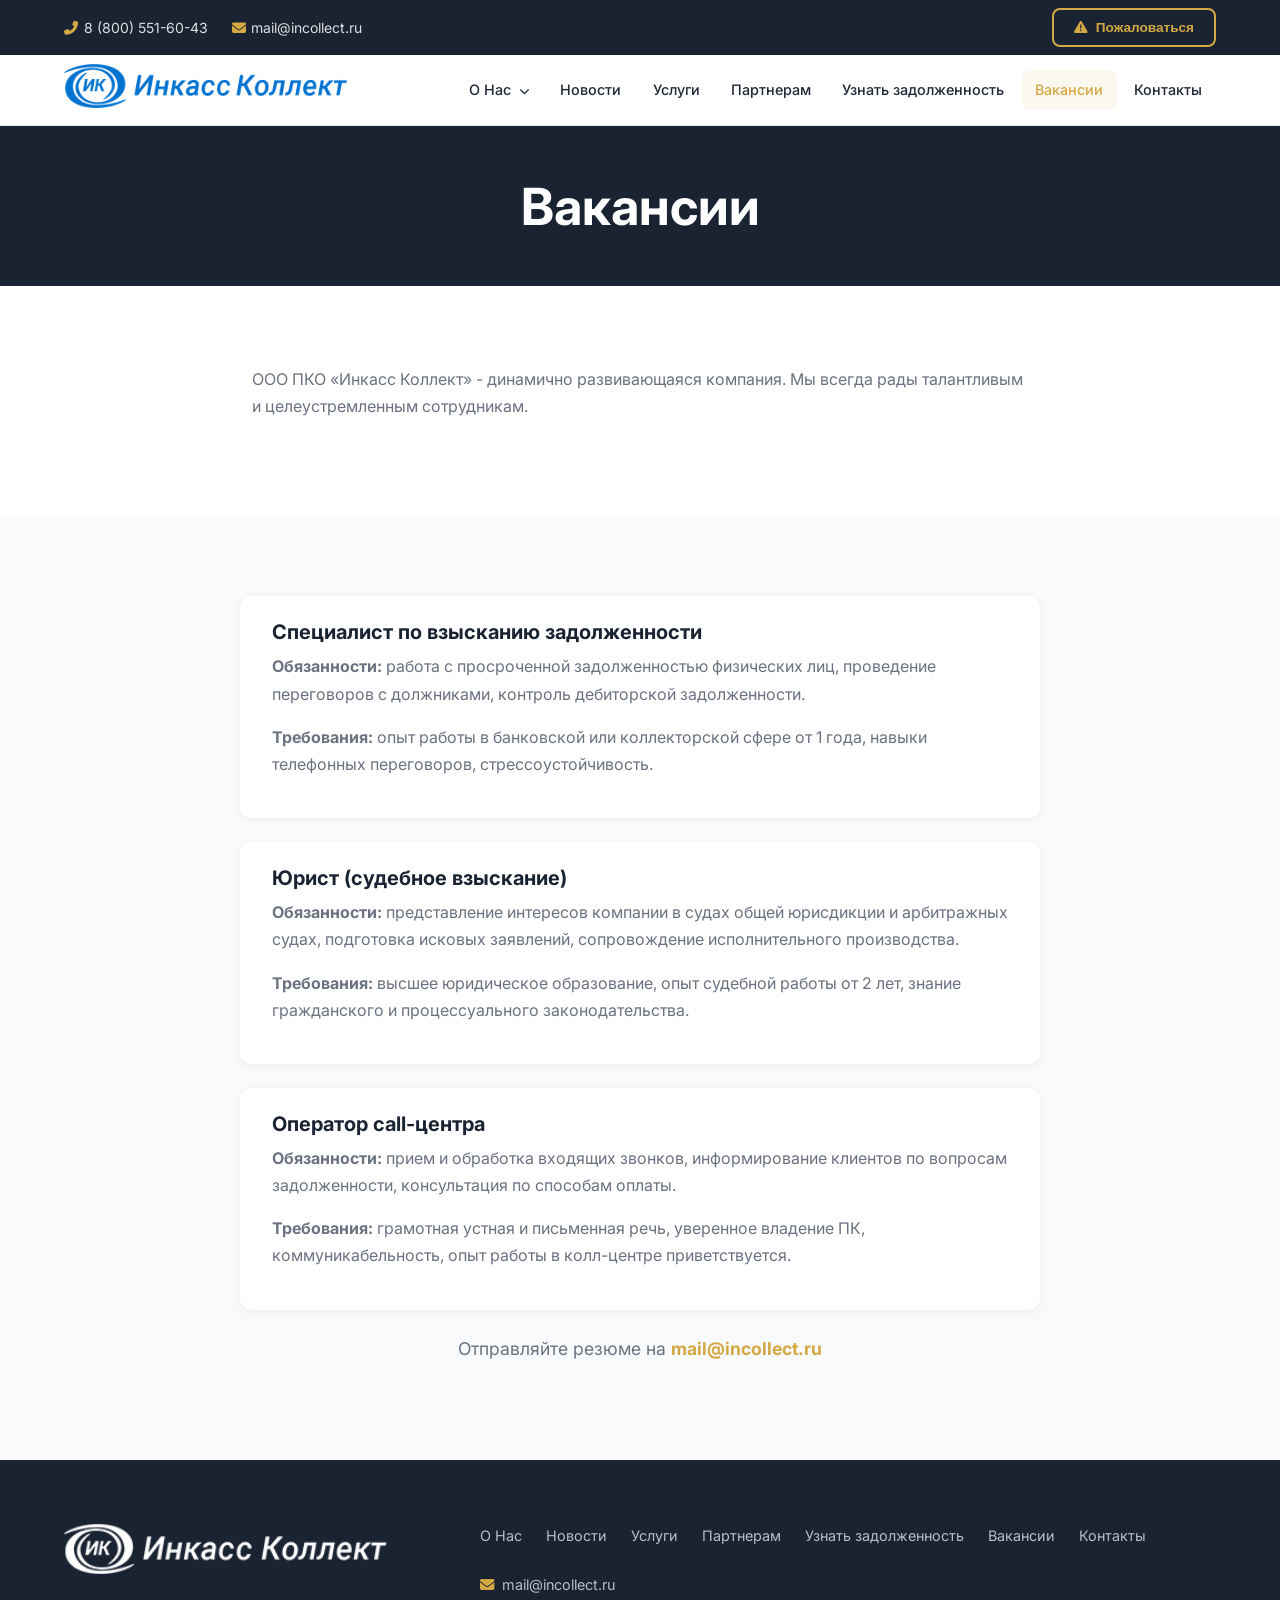
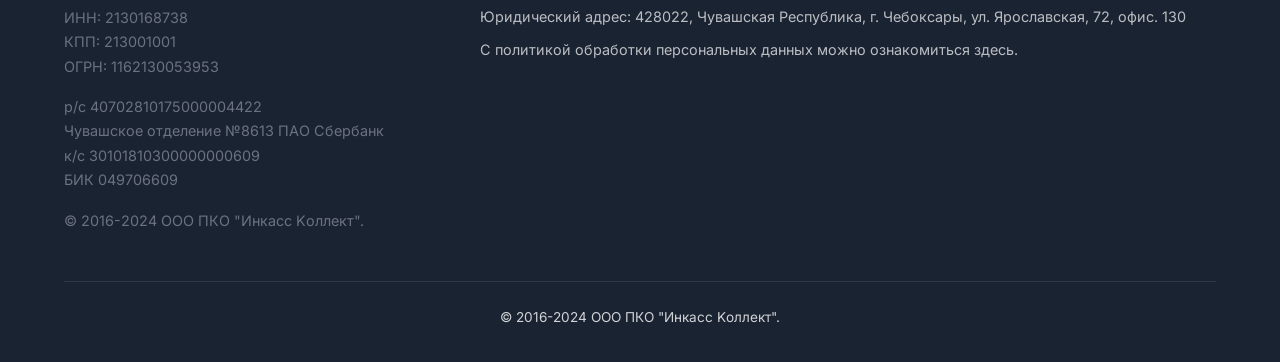
<file: company.html>
<!DOCTYPE html>
<html lang="ru">
<head>
  <meta charset="UTF-8">
  <meta name="viewport" content="width=device-width, initial-scale=1.0">
  <title>Вакансии — Инкасc Коллект</title>
  <meta name="description" content="Вакансии ООО ПКО «ИНКАСС КОЛЛЕКТ» — работа в коллекторском агентстве. Присоединяйтесь к нашей команде.">
  <meta name="theme-color" content="#1a2332">
  <link rel="icon" href="assets/img/favicon.ico">
  <link rel="preconnect" href="https://fonts.googleapis.com">
  <link rel="preconnect" href="https://fonts.gstatic.com" crossorigin>
  <link href="https://fonts.googleapis.com/css2?family=Inter:wght@400;500;600;700;800&display=swap" rel="stylesheet">
  <link rel="stylesheet" href="https://cdnjs.cloudflare.com/ajax/libs/font-awesome/6.4.0/css/all.min.css">
  <link rel="stylesheet" href="assets/css/style.css">
</head>
<body>

<header class="site-header">
  <div class="header-top">
    <div class="container">
      <div class="header-contact">
        <span><i class="fas fa-phone-alt"></i><a href="tel:88005516043">8 (800) 551-60-43</a></span>
        <span class="d-none d-sm-block"><i class="fas fa-envelope"></i><a href="mailto:mail@incollect.ru">mail@incollect.ru</a></span>
      </div>
      <button class="btn btn-small btn-outline" data-modal="callback"><i class="fas fa-exclamation-triangle"></i> Пожаловаться</button>
    </div>
  </div>
  <div class="header-main">
    <div class="container">
      <a href="/" class="logo">
        <img src="assets/img/logo.png" alt="Инкасc Коллект">
      </a>
      <button class="nav-toggle" aria-label="Меню">
        <span></span><span></span><span></span>
      </button>
      <ul class="nav-list">
        <li class="dropdown">
          <a href="about.html">О Нас <i class="fas fa-chevron-down" style="font-size:0.65rem;margin-left:4px;"></i></a>
          <div class="dropdown-menu">
            <a href="about.html">О нас</a>
            <a href="legal-regulation.html">Нормативно правовое регулирование</a>
          </div>
        </li>
        <li><a href="news.html">Новости</a></li>
        <li><a href="services.html">Услуги</a></li>
        <li><a href="partners.html">Партнерам</a></li>
        <li><a href="payments.html">Узнать задолженность</a></li>
        <li><a href="company.html" class="active">Вакансии</a></li>
        <li><a href="contacts.html">Контакты</a></li>
      </ul>
    </div>
  </div>
</header>

<main>
  <section class="page-header">
    <div class="container">
      <h1>Вакансии</h1>
    </div>
  </section>

  <section>
    <div class="container">
      <div class="row" style="max-width:800px;margin:0 auto;">
        <div class="col-12">
          <p>ООО ПКО «Инкасc Коллект» - динамично развивающаяся компания. Мы всегда рады талантливым и целеустремленным сотрудникам.</p>
        </div>
      </div>
    </div>
  </section>

  <section class="bg-alt">
    <div class="container">
      <div class="vacancies-list" style="max-width:800px;margin:0 auto;">
        <div class="vacancy-card" style="background:#fff;border-radius:12px;padding:1.5rem 2rem;margin-bottom:1.5rem;box-shadow:0 2px 8px rgba(0,0,0,0.06);">
          <h3 style="margin-bottom:0.5rem;">Специалист по взысканию задолженности</h3>
          <p><strong>Обязанности:</strong> работа с просроченной задолженностью физических лиц, проведение переговоров с должниками, контроль дебиторской задолженности.</p>
          <p><strong>Требования:</strong> опыт работы в банковской или коллекторской сфере от 1 года, навыки телефонных переговоров, стрессоустойчивость.</p>
        </div>
        <div class="vacancy-card" style="background:#fff;border-radius:12px;padding:1.5rem 2rem;margin-bottom:1.5rem;box-shadow:0 2px 8px rgba(0,0,0,0.06);">
          <h3 style="margin-bottom:0.5rem;">Юрист (судебное взыскание)</h3>
          <p><strong>Обязанности:</strong> представление интересов компании в судах общей юрисдикции и арбитражных судах, подготовка исковых заявлений, сопровождение исполнительного производства.</p>
          <p><strong>Требования:</strong> высшее юридическое образование, опыт судебной работы от 2 лет, знание гражданского и процессуального законодательства.</p>
        </div>
        <div class="vacancy-card" style="background:#fff;border-radius:12px;padding:1.5rem 2rem;margin-bottom:1.5rem;box-shadow:0 2px 8px rgba(0,0,0,0.06);">
          <h3 style="margin-bottom:0.5rem;">Оператор call-центра</h3>
          <p><strong>Обязанности:</strong> прием и обработка входящих звонков, информирование клиентов по вопросам задолженности, консультация по способам оплаты.</p>
          <p><strong>Требования:</strong> грамотная устная и письменная речь, уверенное владение ПК, коммуникабельность, опыт работы в колл-центре приветствуется.</p>
        </div>
      </div>
      <div class="text-center mt-4">
        <p style="font-size:1.1rem;">Отправляйте резюме на <a href="mailto:mail@incollect.ru"><strong>mail@incollect.ru</strong></a></p>
      </div>
    </div>
  </section>
</main>

<footer class="site-footer">
  <div class="container">
    <div class="footer-grid">
      <div>
        <a href="/"><img src="assets/img/logo-footer.png" alt="Инкасc Коллект" style="height:50px;"></a>
        <br><br>
        <p>ИНН: 2130168738<br>КПП: 213001001<br>ОГРН: 1162130053953</p>
        <p>р/с 40702810175000004422<br>Чувашское отделение №8613 ПАО Сбербанк<br>к/с 30101810300000000609<br>БИК 049706609</p>
        <p>&copy; 2016-2024 ООО ПКО "Инкасc Kоллект".</p>
      </div>
      <div>
        <div class="footer-menu">
          <a href="about.html">О Нас</a>
          <a href="news.html">Новости</a>
          <a href="services.html">Услуги</a>
          <a href="partners.html">Партнерам</a>
          <a href="payments.html">Узнать задолженность</a>
          <a href="company.html">Вакансии</a>
          <a href="contacts.html">Контакты</a>
        </div>
        <br>
        <div class="footer-contacts">
          <p><i class="fas fa-envelope"></i><a href="mailto:mail@incollect.ru">mail@incollect.ru</a></p>
          <p>Юридический адрес: 428022, Чувашская Республика, г. Чебоксары, ул. Ярославская, 72, офис. 130</p>
          <p>С политикой обработки персональных данных можно ознакомиться <a href="#">здесь</a>.</p>
        </div>
      </div>
    </div>
    <div class="footer-bottom">
      &copy; 2016-2024 ООО ПКО "Инкасc Kоллект".
    </div>
  </div>
</footer>

<!-- Modals -->
<div class="modal-overlay" id="callback">
  <div class="modal-content">
    <div class="modal-header">
      <h4>Пожаловаться на нарушения сотрудников</h4>
      <button class="modal-close">&times;</button>
    </div>
    <div class="modal-body">
      <form onsubmit="event.preventDefault();alert('Форма отправлена (демо)');">
        <div class="form-group">
          <input type="text" class="form-control" placeholder="Ваше имя" required>
        </div>
        <div class="form-group">
          <input type="tel" class="form-control" placeholder="+7 (999) 999-99-99" required>
        </div>
        <div class="form-group">
          <label>Регион:</label>
          <select class="form-control">
            <option>Чувашская Республика</option>
            <option>Республика Марий Эл</option>
          </select>
        </div>
        <div class="form-group">
          <textarea class="form-control" placeholder="Сообщение" rows="6"></textarea>
        </div>
        <button type="submit" class="btn btn-default btn-small">Отправить</button>
        <div class="modal-text-after">Нажимая кнопку &laquo;Отправить&raquo; я даю свое <a href="#">согласие на обработку персональных данных</a></div>
      </form>
    </div>
  </div>
</div>

<div class="modal-overlay" id="offer">
  <div class="modal-content">
    <div class="modal-header">
      <h4>Скачать коммерческое предложение</h4>
      <button class="modal-close">&times;</button>
    </div>
    <div class="modal-body">
      <form onsubmit="event.preventDefault();alert('Форма отправлена (демо)');">
        <div class="form-group">
          <input type="text" class="form-control" placeholder="Ваше имя" required>
        </div>
        <div class="form-group">
          <input type="tel" class="form-control" placeholder="+7 (999) 999-99-99" required>
        </div>
        <button type="submit" class="btn btn-default btn-small">Отправить</button>
        <div class="modal-text-after">Нажимая кнопку &laquo;Отправить&raquo; я даю свое <a href="#">согласие на обработку персональных данных</a></div>
      </form>
    </div>
  </div>
</div>

<div class="modal-overlay" id="callback_order">
  <div class="modal-content">
    <div class="modal-header">
      <h4>Заполните форму и узнайте вашу задолженность</h4>
      <button class="modal-close">&times;</button>
    </div>
    <div class="modal-body">
      <form onsubmit="event.preventDefault();alert('Форма отправлена (демо)');">
        <div class="form-group">
          <h6 style="margin-bottom:10px;">Ваш статус</h6>
          <label style="display:block;font-weight:400;"><input type="radio" name="type" checked> Заемщик</label>
          <label style="display:block;font-weight:400;"><input type="radio" name="type"> Юридическое лицо</label>
          <label style="display:block;font-weight:400;"><input type="radio" name="type"> Гос. орган</label>
        </div>
        <div class="form-group">
          <input type="text" class="form-control" placeholder="Ваше имя" required>
        </div>
        <div class="form-group">
          <input type="tel" class="form-control" placeholder="+7 (999) 999-99-99" required>
        </div>
        <div class="form-group">
          <label>Год рождения</label>
          <input type="date" class="form-control" required>
        </div>
        <div class="form-group">
          <label>Регион:</label>
          <select class="form-control">
            <option>Чувашская Республика</option>
            <option>Республика Марий Эл</option>
          </select>
        </div>
        <div class="form-group">
          <textarea class="form-control" placeholder="Комментарий" rows="4"></textarea>
        </div>
        <button type="submit" class="btn btn-default btn-small">Отправить</button>
        <div class="modal-text-after">Нажимая кнопку &laquo;Отправить&raquo; я даю свое <a href="#">согласие на обработку персональных данных</a></div>
      </form>
    </div>
  </div>
</div>

<div class="modal-overlay" id="pay0">
  <div class="modal-content">
    <div class="modal-header"><h4>Оплата через банкоматы Сбербанка</h4><button class="modal-close">&times;</button></div>
    <div class="modal-body">
      <ol>
        <li>Вставьте карту в приемное окно платежного терминала/банкомата, введите «ПИН-код» и нажмите кнопку «ДАЛЕЕ».</li>
        <li>Выберите "Платежи и переводы".</li>
        <li>В группе платежей выберите "Поиск услуг и организаций". Введите: ИНН: 2130168738, Наименование: ООО "Инкас коллект", р/с: 40702810175000004422</li>
        <li>В найденном списке выберете: Погашение кредитов МКК ФК р/с 40702810175000004422</li>
        <li>В поле "Номер договора" введите номер Вашего договора микрозайма (XXX-ХХХХХ).</li>
        <li>Проверьте данные платежа, нажмите "Продолжить".</li>
        <li>Введите ФИО плательщика, сумму платежа.</li>
        <li>Убедитесь в правильности реквизитов, нажмите "Оплатить". Сохраняйте чек-ордер!</li>
      </ol>
    </div>
  </div>
</div>

<div class="modal-overlay" id="pay1">
  <div class="modal-content">
    <div class="modal-header"><h4>Оплата через сеть компаний партнеров</h4><button class="modal-close">&times;</button></div>
    <div class="modal-body">
      <ul>
        <li>Оплата в любой точке сети <a href="https://dengi-seichas.ru/" target="_blank">МКК Деньги Сейчас</a></li>
        <li>Оплата в любой точке сети <a href="https://micronzaimy.ru/" target="_blank">Финансовая Компания Микрон</a></li>
        <li>Оплата в любой точке сети <a href="https://www.buro-zaimov.ru/" target="_blank">МКК Бюро Займов</a></li>
        <li>Оплата в любой точке сети <a href="https://zolotoff.cc/offices" target="_blank">МКК Золотофф</a></li>
        <li>Оплата в любой точке сети <a href="https://sfera-finance.ru/offices" target="_blank">КПК Пенсионная касса</a></li>
      </ul>
    </div>
  </div>
</div>

<div class="modal-overlay" id="pay3">
  <div class="modal-content">
    <div class="modal-header"><h4>Оплата через «Мобильный банк»</h4><button class="modal-close">&times;</button></div>
    <div class="modal-body">
      <ol>
        <li>Войдите в личный кабинет "Мобильного банка".</li>
        <li>В меню "Платежи" выберите «Остальное».</li>
        <li>В строке «Поиск» введите: ИНН 2130168738, ООО "Инкас коллект", р/с 40702810175000004422</li>
        <li>Выберите: Погашение кредитов МКК ФК.</li>
        <li>Введите номер договора (XXX-ХХХХХ), ФИО, сумму платежа.</li>
        <li>Подтвердите платеж.</li>
      </ol>
    </div>
  </div>
</div>

<div class="modal-overlay" id="pay4">
  <div class="modal-content">
    <div class="modal-header"><h4>Оплата через Сбербанк Онлайн</h4><button class="modal-close">&times;</button></div>
    <div class="modal-body">
      <ol>
        <li>Войдите в личный кабинет "Сбербанк Онлайн".</li>
        <li>Выберите "Переводы и платежи".</li>
        <li>В строке поиска введите ИНН: <strong>2130168738</strong></li>
        <li>Выберите: <strong>ООО Инкас коллект</strong>, Услуга: <strong>Погашение кредитов</strong>, р/с: <strong>40702810175000004422</strong></li>
        <li>Выберите карту, введите номер договора, ФИО, сумму.</li>
        <li>Подтвердите платеж с помощью пароля из SMS.</li>
      </ol>
    </div>
  </div>
</div>

<div class="modal-overlay" id="pay5">
  <div class="modal-content">
    <div class="modal-header"><h4>Оплата наличными через офисы Инкас коллект</h4><button class="modal-close">&times;</button></div>
    <div class="modal-body">
      <p>Независимо от того, где был оформлен договор займа, его можно погасить/оплатить в любом офисе ООО Инкас коллект. Для этого Вам необходимо:</p>
      <ol>
        <li>Знать номер договора займа (ХХХ-ХХХХХ);</li>
        <li>Иметь при себе необходимую сумму наличных;</li>
        <li>Обратиться в любой ближайший офис компании «Инкас коллект».</li>
      </ol>
    </div>
  </div>
</div>

<script src="assets/js/app.js"></script>
</body>
</html>
</file>
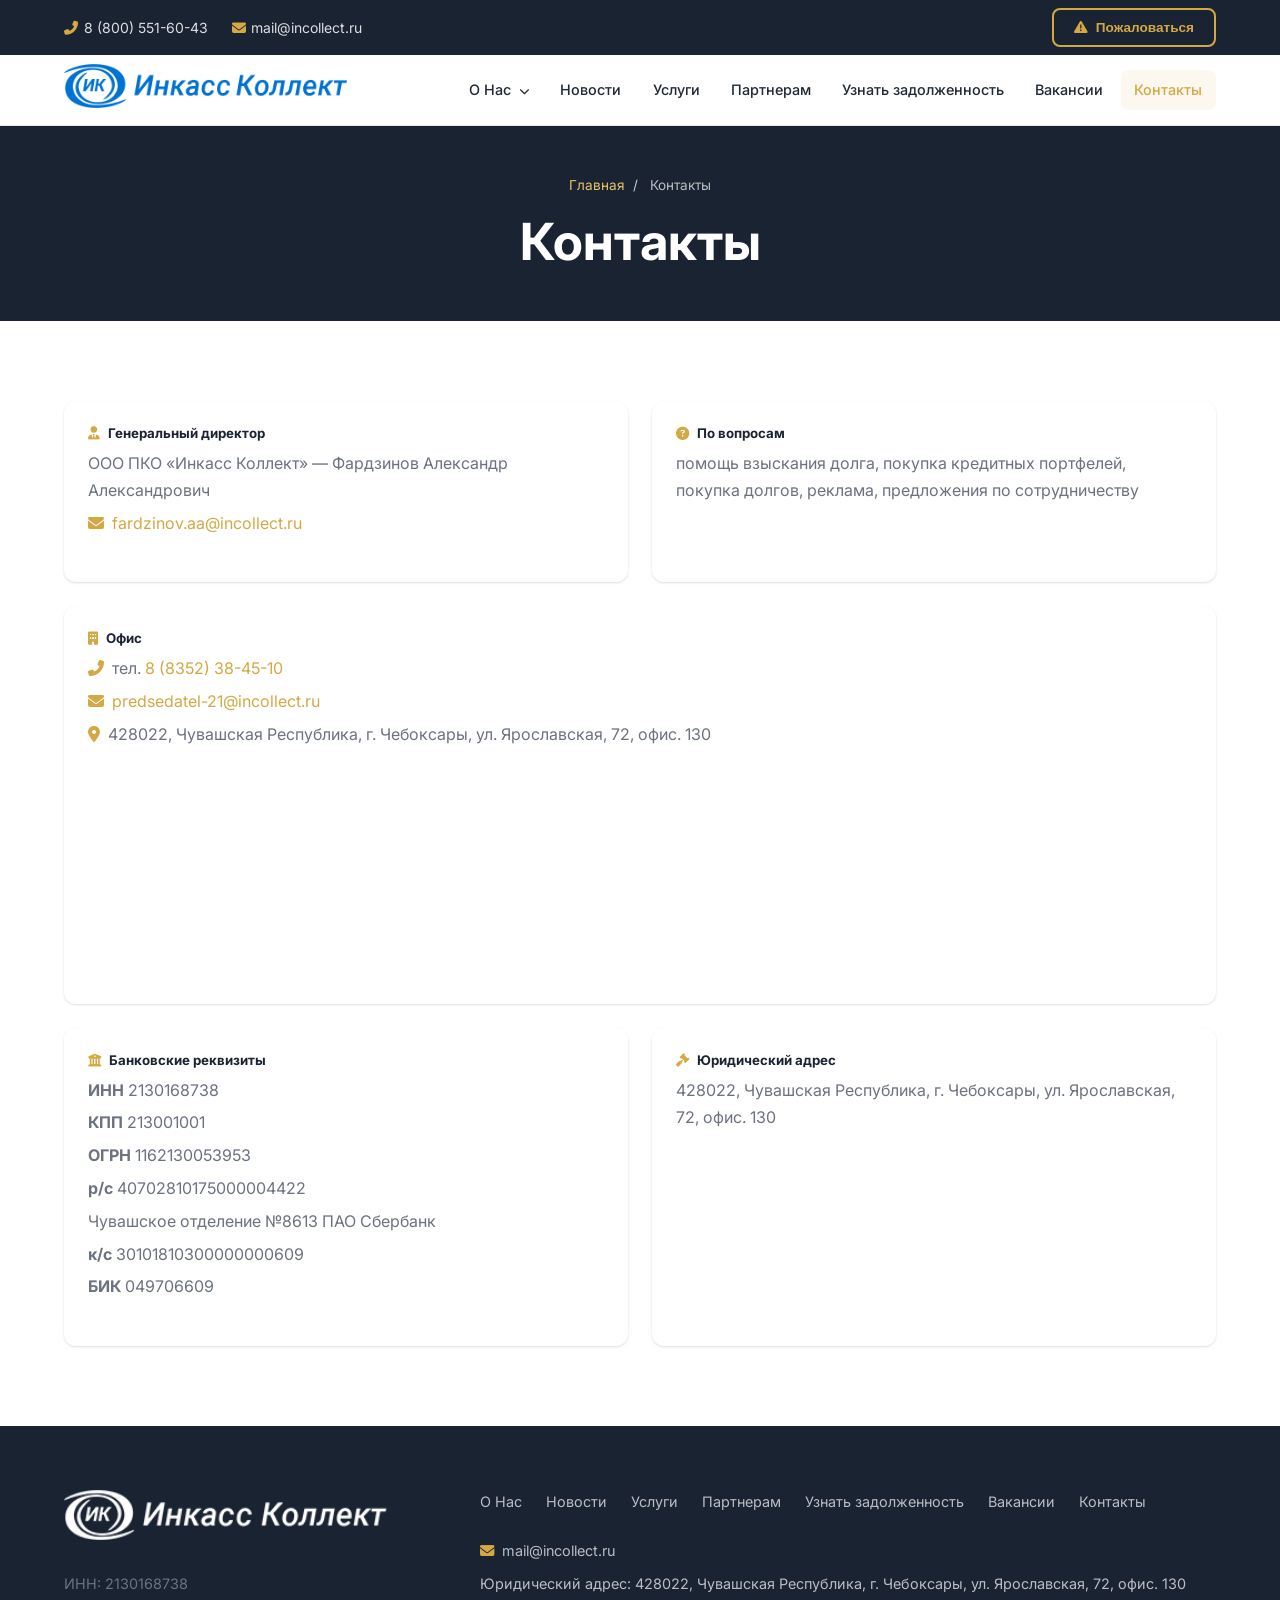
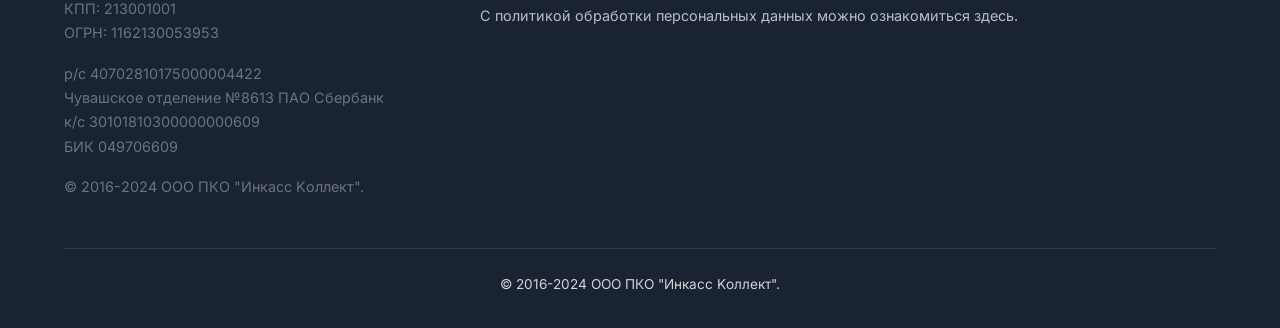
<file: contacts.html>
<!DOCTYPE html>
<html lang="ru">
<head>
  <meta charset="UTF-8">
  <meta name="viewport" content="width=device-width, initial-scale=1.0">
  <title>Контакты — Инкасc Коллект</title>
  <meta name="description" content="Контакты ООО ПКО «ИНКАСС КОЛЛЕКТ»: телефоны, email, реквизиты, адрес.">
  <meta name="theme-color" content="#1a2332">
  <link rel="icon" href="assets/img/favicon.ico">
  <link rel="preconnect" href="https://fonts.googleapis.com">
  <link rel="preconnect" href="https://fonts.gstatic.com" crossorigin>
  <link href="https://fonts.googleapis.com/css2?family=Inter:wght@400;500;600;700;800&display=swap" rel="stylesheet">
  <link rel="stylesheet" href="https://cdnjs.cloudflare.com/ajax/libs/font-awesome/6.4.0/css/all.min.css">
  <link rel="stylesheet" href="assets/css/style.css">
</head>
<body>

<header class="site-header">
  <div class="header-top">
    <div class="container">
      <div class="header-contact">
        <span><i class="fas fa-phone-alt"></i><a href="tel:88005516043">8 (800) 551-60-43</a></span>
        <span class="d-none d-sm-block"><i class="fas fa-envelope"></i><a href="mailto:mail@incollect.ru">mail@incollect.ru</a></span>
      </div>
      <button class="btn btn-small btn-outline" data-modal="callback"><i class="fas fa-exclamation-triangle"></i> Пожаловаться</button>
    </div>
  </div>
  <div class="header-main">
    <div class="container">
      <a href="/" class="logo">
        <img src="assets/img/logo.png" alt="Инкасc Коллект">
      </a>
      <button class="nav-toggle" aria-label="Меню">
        <span></span><span></span><span></span>
      </button>
      <ul class="nav-list">
        <li class="dropdown">
          <a href="about.html">О Нас <i class="fas fa-chevron-down" style="font-size:0.65rem;margin-left:4px;"></i></a>
          <div class="dropdown-menu">
            <a href="about.html">О нас</a>
            <a href="legal-regulation.html">Нормативно правовое регулирование</a>
          </div>
        </li>
        <li><a href="news.html">Новости</a></li>
        <li><a href="services.html">Услуги</a></li>
        <li><a href="partners.html">Партнерам</a></li>
        <li><a href="payments.html">Узнать задолженность</a></li>
        <li><a href="company.html">Вакансии</a></li>
        <li><a href="contacts.html" class="active">Контакты</a></li>
      </ul>
    </div>
  </div>
</header>

<main>
  <div class="page-header">
    <div class="container">
      <div class="breadcrumb">
        <a href="/">Главная</a><span class="sep">/</span>
        <span>Контакты</span>
      </div>
      <h1>Контакты</h1>
    </div>
  </div>

  <section>
    <div class="container">
      <div class="row">
        <div class="col-12 col-lg-6">
          <div class="contact-item">
            <h5><i class="fas fa-user-tie" style="color:var(--accent);margin-right:0.5rem;"></i>Генеральный директор</h5>
            <p>ООО ПКО «Инкасc Коллект» — Фардзинов Александр Александрович</p>
            <p><i class="fas fa-envelope" style="color:var(--accent);margin-right:0.5rem;"></i><a href="mailto:fardzinov.aa@incollect.ru">fardzinov.aa@incollect.ru</a></p>
          </div>
        </div>
        <div class="col-12 col-lg-6">
          <div class="contact-item">
            <h5><i class="fas fa-question-circle" style="color:var(--accent);margin-right:0.5rem;"></i>По вопросам</h5>
            <p>помощь взыскания долга, покупка кредитных портфелей, покупка долгов, реклама, предложения по сотрудничеству</p>
          </div>
        </div>
      </div>

      <div class="row mt-4">
        <div class="col-12">
          <div class="contact-item">
            <h5><i class="fas fa-building" style="color:var(--accent);margin-right:0.5rem;"></i>Офис</h5>
            <p><i class="fas fa-phone-alt" style="color:var(--accent);margin-right:0.5rem;"></i>тел. <a href="tel:78352384510">8 (8352) 38-45-10</a></p>
            <p><i class="fas fa-envelope" style="color:var(--accent);margin-right:0.5rem;"></i><a href="mailto:predsedatel-21@incollect.ru">predsedatel-21@incollect.ru</a></p>
            <p><i class="fas fa-map-marker-alt" style="color:var(--accent);margin-right:0.5rem;"></i>428022, Чувашская Республика, г. Чебоксары, ул. Ярославская, 72, офис. 130</p>
            <div class="map-container">
              <iframe src="https://yandex.ru/map-widget/v1/?ll=47.249245%2C56.127524&mode=search&oid=1059497437&ol=biz&z=17" height="200" allowfullscreen></iframe>
            </div>
          </div>
        </div>
      </div>

      <div class="row mt-4">
        <div class="col-12 col-lg-6">
          <div class="contact-item">
            <h5><i class="fas fa-university" style="color:var(--accent);margin-right:0.5rem;"></i>Банковские реквизиты</h5>
            <p><strong>ИНН</strong> 2130168738</p>
            <p><strong>КПП</strong> 213001001</p>
            <p><strong>ОГРН</strong> 1162130053953</p>
            <p><strong>р/с</strong> 40702810175000004422</p>
            <p>Чувашское отделение №8613 ПАО Сбербанк</p>
            <p><strong>к/с</strong> 30101810300000000609</p>
            <p><strong>БИК</strong> 049706609</p>
          </div>
        </div>
        <div class="col-12 col-lg-6">
          <div class="contact-item">
            <h5><i class="fas fa-gavel" style="color:var(--accent);margin-right:0.5rem;"></i>Юридический адрес</h5>
            <p>428022, Чувашская Республика, г. Чебоксары, ул. Ярославская, 72, офис. 130</p>
          </div>
        </div>
      </div>
    </div>
  </section>
</main>

<footer class="site-footer">
  <div class="container">
    <div class="footer-grid">
      <div>
        <a href="/"><img src="assets/img/logo-footer.png" alt="Инкасc Коллект" style="height:50px;"></a>
        <br><br>
        <p>ИНН: 2130168738<br>КПП: 213001001<br>ОГРН: 1162130053953</p>
        <p>р/с 40702810175000004422<br>Чувашское отделение №8613 ПАО Сбербанк<br>к/с 30101810300000000609<br>БИК 049706609</p>
        <p>&copy; 2016-2024 ООО ПКО "Инкасc Kоллект".</p>
      </div>
      <div>
        <div class="footer-menu">
          <a href="about.html">О Нас</a>
          <a href="news.html">Новости</a>
          <a href="services.html">Услуги</a>
          <a href="partners.html">Партнерам</a>
          <a href="payments.html">Узнать задолженность</a>
          <a href="company.html">Вакансии</a>
          <a href="contacts.html">Контакты</a>
        </div>
        <br>
        <div class="footer-contacts">
          <p><i class="fas fa-envelope"></i><a href="mailto:mail@incollect.ru">mail@incollect.ru</a></p>
          <p>Юридический адрес: 428022, Чувашская Республика, г. Чебоксары, ул. Ярославская, 72, офис. 130</p>
          <p>С политикой обработки персональных данных можно ознакомиться <a href="#">здесь</a>.</p>
        </div>
      </div>
    </div>
    <div class="footer-bottom">
      &copy; 2016-2024 ООО ПКО "Инкасc Kоллект".
    </div>
  </div>
</footer>

<!-- Modals -->
<div class="modal-overlay" id="callback">
  <div class="modal-content">
    <div class="modal-header">
      <h4>Пожаловаться на нарушения сотрудников</h4>
      <button class="modal-close">&times;</button>
    </div>
    <div class="modal-body">
      <form onsubmit="event.preventDefault();alert('Форма отправлена (демо)');">
        <div class="form-group">
          <input type="text" class="form-control" placeholder="Ваше имя" required>
        </div>
        <div class="form-group">
          <input type="tel" class="form-control" placeholder="+7 (999) 999-99-99" required>
        </div>
        <div class="form-group">
          <label>Регион:</label>
          <select class="form-control">
            <option>Чувашская Республика</option>
            <option>Республика Марий Эл</option>
          </select>
        </div>
        <div class="form-group">
          <textarea class="form-control" placeholder="Сообщение" rows="6"></textarea>
        </div>
        <button type="submit" class="btn btn-default btn-small">Отправить</button>
        <div class="modal-text-after">Нажимая кнопку &laquo;Отправить&raquo; я даю свое <a href="#">согласие на обработку персональных данных</a></div>
      </form>
    </div>
  </div>
</div>

<div class="modal-overlay" id="offer">
  <div class="modal-content">
    <div class="modal-header">
      <h4>Скачать коммерческое предложение</h4>
      <button class="modal-close">&times;</button>
    </div>
    <div class="modal-body">
      <form onsubmit="event.preventDefault();alert('Форма отправлена (демо)');">
        <div class="form-group">
          <input type="text" class="form-control" placeholder="Ваше имя" required>
        </div>
        <div class="form-group">
          <input type="tel" class="form-control" placeholder="+7 (999) 999-99-99" required>
        </div>
        <button type="submit" class="btn btn-default btn-small">Отправить</button>
        <div class="modal-text-after">Нажимая кнопку &laquo;Отправить&raquo; я даю свое <a href="#">согласие на обработку персональных данных</a></div>
      </form>
    </div>
  </div>
</div>

<div class="modal-overlay" id="callback_order">
  <div class="modal-content">
    <div class="modal-header">
      <h4>Заполните форму и узнайте вашу задолженность</h4>
      <button class="modal-close">&times;</button>
    </div>
    <div class="modal-body">
      <form onsubmit="event.preventDefault();alert('Форма отправлена (демо)');">
        <div class="form-group">
          <h6 style="margin-bottom:10px;">Ваш статус</h6>
          <label style="display:block;font-weight:400;"><input type="radio" name="type" checked> Заемщик</label>
          <label style="display:block;font-weight:400;"><input type="radio" name="type"> Юридическое лицо</label>
          <label style="display:block;font-weight:400;"><input type="radio" name="type"> Гос. орган</label>
        </div>
        <div class="form-group">
          <input type="text" class="form-control" placeholder="Ваше имя" required>
        </div>
        <div class="form-group">
          <input type="tel" class="form-control" placeholder="+7 (999) 999-99-99" required>
        </div>
        <div class="form-group">
          <label>Год рождения</label>
          <input type="date" class="form-control" required>
        </div>
        <div class="form-group">
          <label>Регион:</label>
          <select class="form-control">
            <option>Чувашская Республика</option>
            <option>Республика Марий Эл</option>
          </select>
        </div>
        <div class="form-group">
          <textarea class="form-control" placeholder="Комментарий" rows="4"></textarea>
        </div>
        <button type="submit" class="btn btn-default btn-small">Отправить</button>
        <div class="modal-text-after">Нажимая кнопку &laquo;Отправить&raquo; я даю свое <a href="#">согласие на обработку персональных данных</a></div>
      </form>
    </div>
  </div>
</div>

<script src="assets/js/app.js"></script>
</body>
</html>
</file>
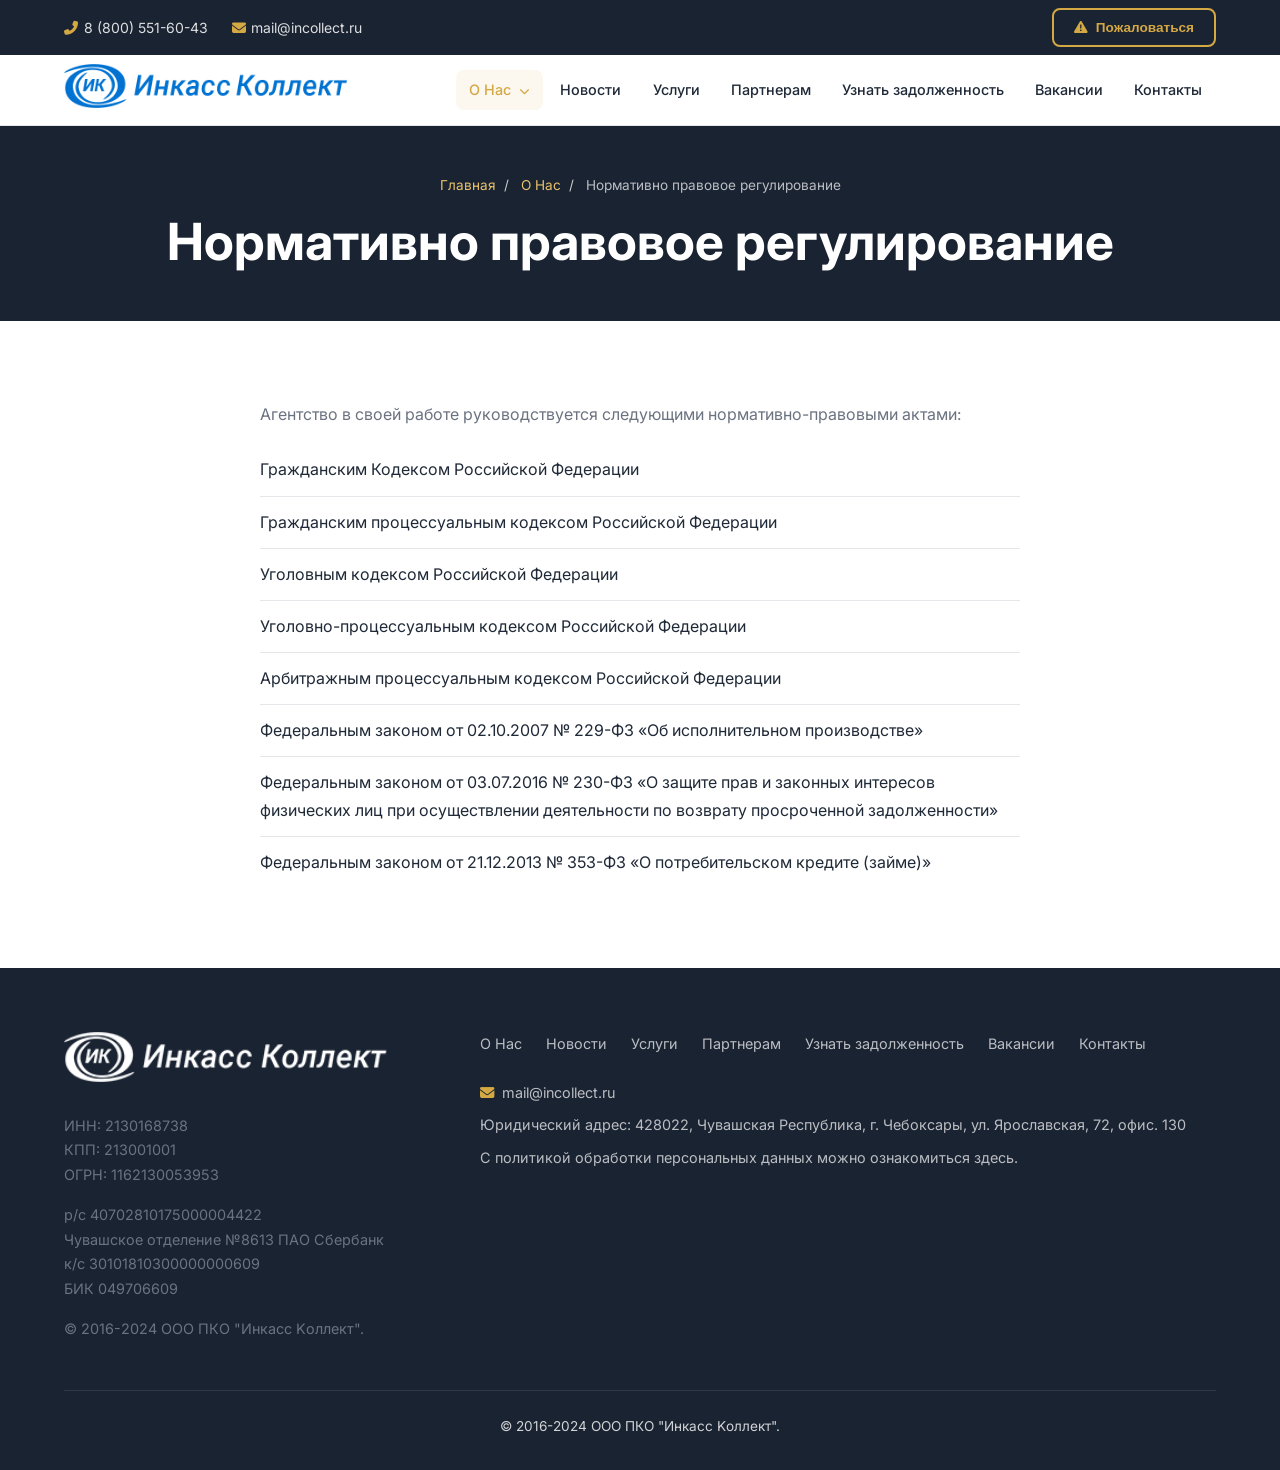
<file: legal-regulation.html>
<!DOCTYPE html>
<html lang="ru">
<head>
  <meta charset="UTF-8">
  <meta name="viewport" content="width=device-width, initial-scale=1.0">
  <title>Нормативно правовое регулирование — Инкасc Коллект</title>
  <meta name="description" content="Нормативно-правовые акты, которыми руководствуется ООО ПКО «ИНКАСС КОЛЛЕКТ» в своей работе.">
  <meta name="theme-color" content="#1a2332">
  <link rel="icon" href="assets/img/favicon.ico">
  <link rel="preconnect" href="https://fonts.googleapis.com">
  <link rel="preconnect" href="https://fonts.gstatic.com" crossorigin>
  <link href="https://fonts.googleapis.com/css2?family=Inter:wght@400;500;600;700;800&display=swap" rel="stylesheet">
  <link rel="stylesheet" href="https://cdnjs.cloudflare.com/ajax/libs/font-awesome/6.4.0/css/all.min.css">
  <link rel="stylesheet" href="assets/css/style.css">
</head>
<body>

<header class="site-header">
  <div class="header-top">
    <div class="container">
      <div class="header-contact">
        <span><i class="fas fa-phone-alt"></i><a href="tel:88005516043">8 (800) 551-60-43</a></span>
        <span class="d-none d-sm-block"><i class="fas fa-envelope"></i><a href="mailto:mail@incollect.ru">mail@incollect.ru</a></span>
      </div>
      <button class="btn btn-small btn-outline" data-modal="callback"><i class="fas fa-exclamation-triangle"></i> Пожаловаться</button>
    </div>
  </div>
  <div class="header-main">
    <div class="container">
      <a href="/" class="logo">
        <img src="assets/img/logo.png" alt="Инкасc Коллект">
      </a>
      <button class="nav-toggle" aria-label="Меню">
        <span></span><span></span><span></span>
      </button>
      <ul class="nav-list">
        <li class="dropdown">
          <a href="about.html" class="active">О Нас <i class="fas fa-chevron-down" style="font-size:0.65rem;margin-left:4px;"></i></a>
          <div class="dropdown-menu">
            <a href="about.html">О нас</a>
            <a href="legal-regulation.html" class="active">Нормативно правовое регулирование</a>
          </div>
        </li>
        <li><a href="news.html">Новости</a></li>
        <li><a href="services.html">Услуги</a></li>
        <li><a href="partners.html">Партнерам</a></li>
        <li><a href="payments.html">Узнать задолженность</a></li>
        <li><a href="company.html">Вакансии</a></li>
        <li><a href="contacts.html">Контакты</a></li>
      </ul>
    </div>
  </div>
</header>

<main>
  <div class="page-header">
    <div class="container">
      <div class="breadcrumb">
        <a href="/">Главная</a><span class="sep">/</span>
        <a href="about.html">О Нас</a><span class="sep">/</span>
        <span>Нормативно правовое регулирование</span>
      </div>
      <h1>Нормативно правовое регулирование</h1>
    </div>
  </div>

  <section>
    <div class="container">
      <div class="row justify-center">
        <div class="col-12 col-lg-8">
          <p>Агентство в своей работе руководствуется следующими нормативно-правовыми актами:</p>

          <ul class="legal-list">
            <li>Гражданским Кодексом Российской Федерации</li>
            <li>Гражданским процессуальным кодексом Российской Федерации</li>
            <li>Уголовным кодексом Российской Федерации</li>
            <li>Уголовно-процессуальным кодексом Российской Федерации</li>
            <li>Арбитражным процессуальным кодексом Российской Федерации</li>
            <li>Федеральным законом от 02.10.2007 № 229-ФЗ «Об исполнительном производстве»</li>
            <li>Федеральным законом от 03.07.2016 № 230-ФЗ «О защите прав и законных интересов физических лиц при осуществлении деятельности по возврату просроченной задолженности»</li>
            <li>Федеральным законом от 21.12.2013 № 353-ФЗ «О потребительском кредите (займе)»</li>
          </ul>
        </div>
      </div>
    </div>
  </section>
</main>

<footer class="site-footer">
  <div class="container">
    <div class="footer-grid">
      <div>
        <a href="/"><img src="assets/img/logo-footer.png" alt="Инкасc Коллект" style="height:50px;"></a>
        <br><br>
        <p>ИНН: 2130168738<br>КПП: 213001001<br>ОГРН: 1162130053953</p>
        <p>р/с 40702810175000004422<br>Чувашское отделение №8613 ПАО Сбербанк<br>к/с 30101810300000000609<br>БИК 049706609</p>
        <p>&copy; 2016-2024 ООО ПКО "Инкасc Kоллект".</p>
      </div>
      <div>
        <div class="footer-menu">
          <a href="about.html">О Нас</a>
          <a href="news.html">Новости</a>
          <a href="services.html">Услуги</a>
          <a href="partners.html">Партнерам</a>
          <a href="payments.html">Узнать задолженность</a>
          <a href="company.html">Вакансии</a>
          <a href="contacts.html">Контакты</a>
        </div>
        <br>
        <div class="footer-contacts">
          <p><i class="fas fa-envelope"></i><a href="mailto:mail@incollect.ru">mail@incollect.ru</a></p>
          <p>Юридический адрес: 428022, Чувашская Республика, г. Чебоксары, ул. Ярославская, 72, офис. 130</p>
          <p>С политикой обработки персональных данных можно ознакомиться <a href="#">здесь</a>.</p>
        </div>
      </div>
    </div>
    <div class="footer-bottom">
      &copy; 2016-2024 ООО ПКО "Инкасc Kоллект".
    </div>
  </div>
</footer>

<!-- Modals -->
<div class="modal-overlay" id="callback">
  <div class="modal-content">
    <div class="modal-header">
      <h4>Пожаловаться на нарушения сотрудников</h4>
      <button class="modal-close">&times;</button>
    </div>
    <div class="modal-body">
      <form onsubmit="event.preventDefault();alert('Форма отправлена (демо)');">
        <div class="form-group">
          <input type="text" class="form-control" placeholder="Ваше имя" required>
        </div>
        <div class="form-group">
          <input type="tel" class="form-control" placeholder="+7 (999) 999-99-99" required>
        </div>
        <div class="form-group">
          <label>Регион:</label>
          <select class="form-control">
            <option>Чувашская Республика</option>
            <option>Республика Марий Эл</option>
          </select>
        </div>
        <div class="form-group">
          <textarea class="form-control" placeholder="Сообщение" rows="6"></textarea>
        </div>
        <button type="submit" class="btn btn-default btn-small">Отправить</button>
        <div class="modal-text-after">Нажимая кнопку &laquo;Отправить&raquo; я даю свое <a href="#">согласие на обработку персональных данных</a></div>
      </form>
    </div>
  </div>
</div>

<div class="modal-overlay" id="offer">
  <div class="modal-content">
    <div class="modal-header">
      <h4>Скачать коммерческое предложение</h4>
      <button class="modal-close">&times;</button>
    </div>
    <div class="modal-body">
      <form onsubmit="event.preventDefault();alert('Форма отправлена (демо)');">
        <div class="form-group">
          <input type="text" class="form-control" placeholder="Ваше имя" required>
        </div>
        <div class="form-group">
          <input type="tel" class="form-control" placeholder="+7 (999) 999-99-99" required>
        </div>
        <button type="submit" class="btn btn-default btn-small">Отправить</button>
        <div class="modal-text-after">Нажимая кнопку &laquo;Отправить&raquo; я даю свое <a href="#">согласие на обработку персональных данных</a></div>
      </form>
    </div>
  </div>
</div>

<div class="modal-overlay" id="callback_order">
  <div class="modal-content">
    <div class="modal-header">
      <h4>Заполните форму и узнайте вашу задолженность</h4>
      <button class="modal-close">&times;</button>
    </div>
    <div class="modal-body">
      <form onsubmit="event.preventDefault();alert('Форма отправлена (демо)');">
        <div class="form-group">
          <h6 style="margin-bottom:10px;">Ваш статус</h6>
          <label style="display:block;font-weight:400;"><input type="radio" name="type" checked> Заемщик</label>
          <label style="display:block;font-weight:400;"><input type="radio" name="type"> Юридическое лицо</label>
          <label style="display:block;font-weight:400;"><input type="radio" name="type"> Гос. орган</label>
        </div>
        <div class="form-group">
          <input type="text" class="form-control" placeholder="Ваше имя" required>
        </div>
        <div class="form-group">
          <input type="tel" class="form-control" placeholder="+7 (999) 999-99-99" required>
        </div>
        <div class="form-group">
          <label>Год рождения</label>
          <input type="date" class="form-control" required>
        </div>
        <div class="form-group">
          <label>Регион:</label>
          <select class="form-control">
            <option>Чувашская Республика</option>
            <option>Республика Марий Эл</option>
          </select>
        </div>
        <div class="form-group">
          <textarea class="form-control" placeholder="Комментарий" rows="4"></textarea>
        </div>
        <button type="submit" class="btn btn-default btn-small">Отправить</button>
        <div class="modal-text-after">Нажимая кнопку &laquo;Отправить&raquo; я даю свое <a href="#">согласие на обработку персональных данных</a></div>
      </form>
    </div>
  </div>
</div>

<script src="assets/js/app.js"></script>
</body>
</html>
</file>
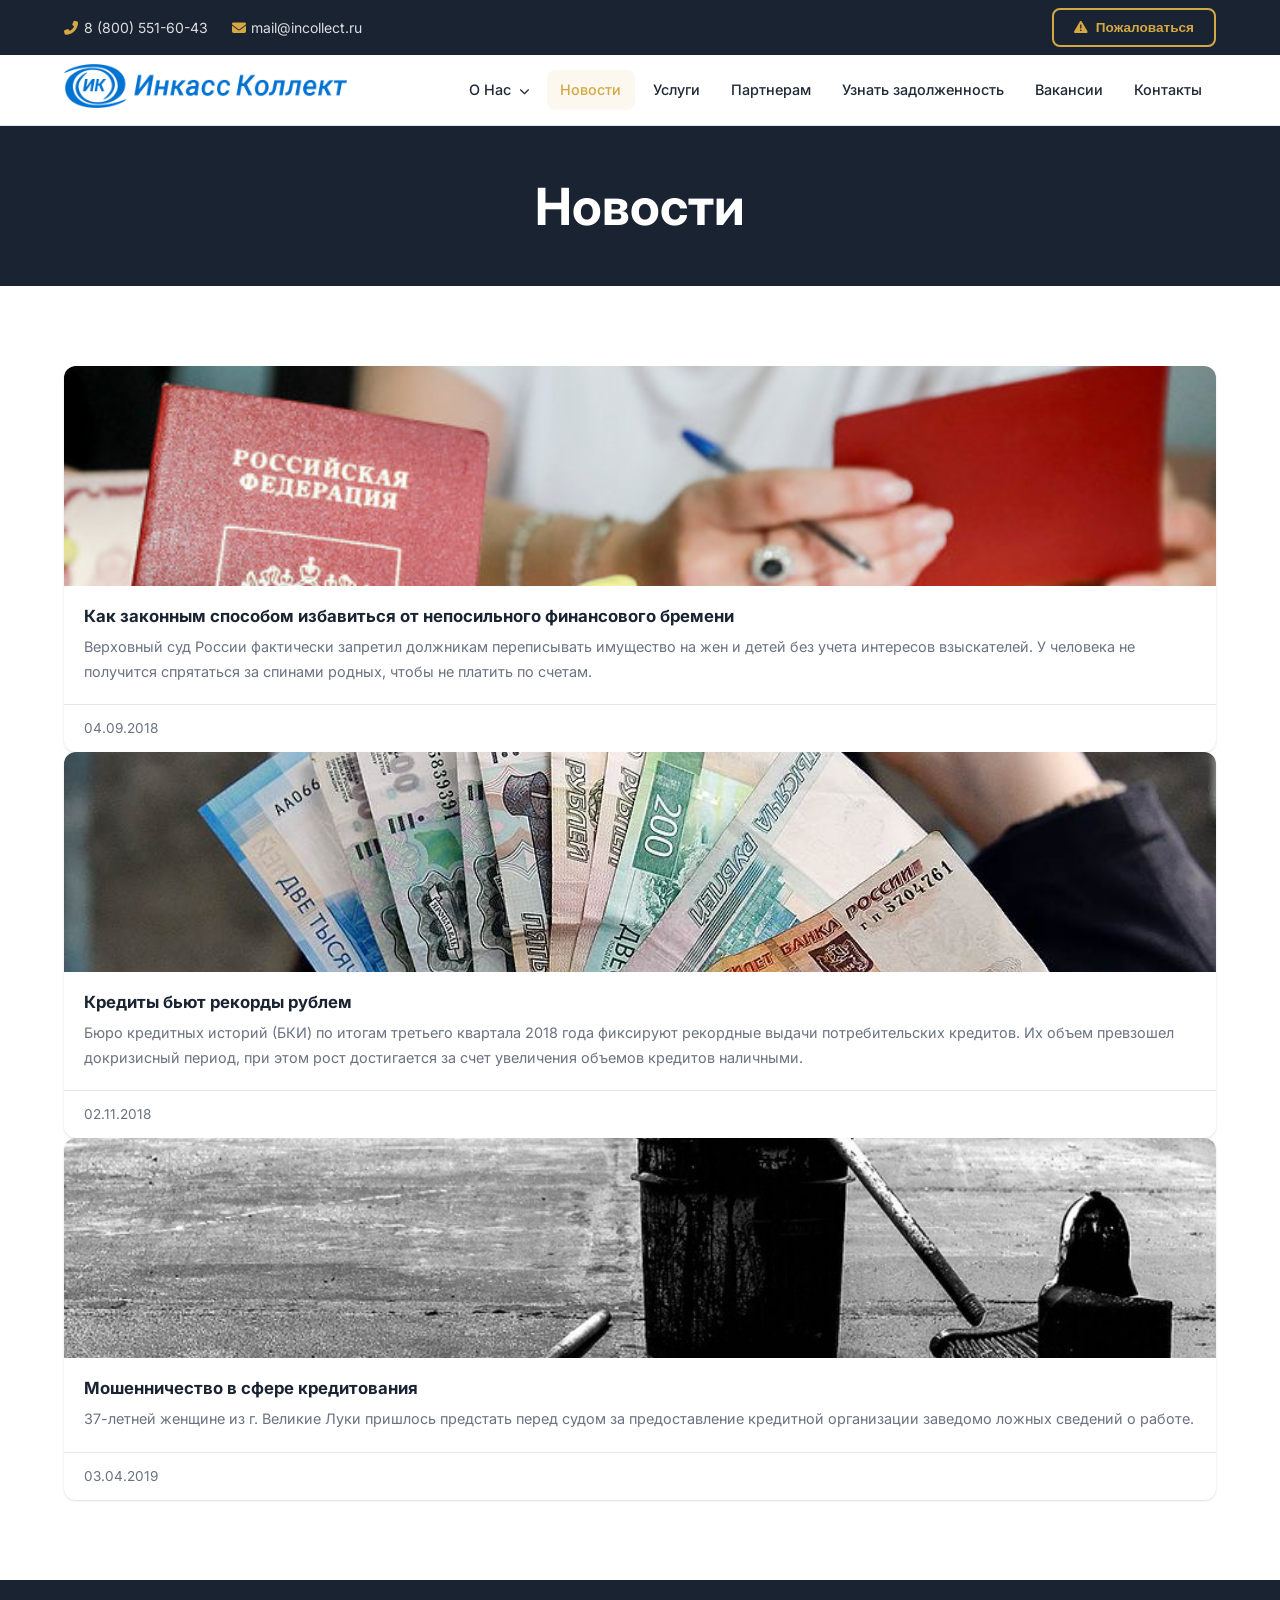
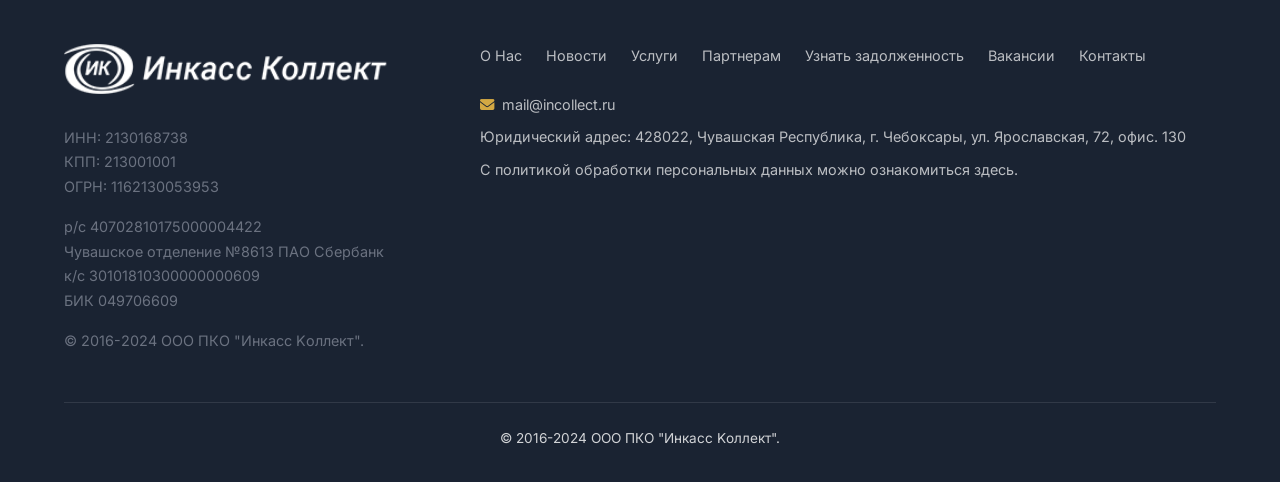
<file: news.html>
<!DOCTYPE html>
<html lang="ru">
<head>
  <meta charset="UTF-8">
  <meta name="viewport" content="width=device-width, initial-scale=1.0">
  <title>Новости — Инкасc Коллект</title>
  <meta name="description" content="Новости ООО ПКО «ИНКАСС КОЛЛЕКТ» — последние события и публикации о взыскании задолженности.">
  <meta name="theme-color" content="#1a2332">
  <link rel="icon" href="assets/img/favicon.ico">
  <link rel="preconnect" href="https://fonts.googleapis.com">
  <link rel="preconnect" href="https://fonts.gstatic.com" crossorigin>
  <link href="https://fonts.googleapis.com/css2?family=Inter:wght@400;500;600;700;800&display=swap" rel="stylesheet">
  <link rel="stylesheet" href="https://cdnjs.cloudflare.com/ajax/libs/font-awesome/6.4.0/css/all.min.css">
  <link rel="stylesheet" href="assets/css/style.css">
</head>
<body>

<header class="site-header">
  <div class="header-top">
    <div class="container">
      <div class="header-contact">
        <span><i class="fas fa-phone-alt"></i><a href="tel:88005516043">8 (800) 551-60-43</a></span>
        <span class="d-none d-sm-block"><i class="fas fa-envelope"></i><a href="mailto:mail@incollect.ru">mail@incollect.ru</a></span>
      </div>
      <button class="btn btn-small btn-outline" data-modal="callback"><i class="fas fa-exclamation-triangle"></i> Пожаловаться</button>
    </div>
  </div>
  <div class="header-main">
    <div class="container">
      <a href="/" class="logo">
        <img src="assets/img/logo.png" alt="Инкасc Коллект">
      </a>
      <button class="nav-toggle" aria-label="Меню">
        <span></span><span></span><span></span>
      </button>
      <ul class="nav-list">
        <li class="dropdown">
          <a href="about.html">О Нас <i class="fas fa-chevron-down" style="font-size:0.65rem;margin-left:4px;"></i></a>
          <div class="dropdown-menu">
            <a href="about.html">О нас</a>
            <a href="legal-regulation.html">Нормативно правовое регулирование</a>
          </div>
        </li>
        <li><a href="news.html" class="active">Новости</a></li>
        <li><a href="services.html">Услуги</a></li>
        <li><a href="partners.html">Партнерам</a></li>
        <li><a href="payments.html">Узнать задолженность</a></li>
        <li><a href="company.html">Вакансии</a></li>
        <li><a href="contacts.html">Контакты</a></li>
      </ul>
    </div>
  </div>
</header>

<main>
  <section class="page-header">
    <div class="container">
      <h1>Новости</h1>
    </div>
  </section>

  <section>
    <div class="container">
      <div class="news-list">
        <div class="news-card" style="flex-direction:row;max-width:100%;">
          <div class="card-img" style="min-width:300px;height:auto;min-height:220px;background-image:url('assets/img/upload/iblock/956/956f9683b0fcbb061f004fa99f16718e.jpg')"></div>
          <div style="flex:1;display:flex;flex-direction:column;">
            <div class="card-body">
              <h5>Как законным способом избавиться от непосильного финансового бремени</h5>
              <p>Верховный суд России фактически запретил должникам переписывать имущество на жен и детей без учета интересов взыскателей. У человека не получится спрятаться за спинами родных, чтобы не платить по счетам.</p>
            </div>
            <div class="card-footer">04.09.2018</div>
          </div>
        </div>
        <div class="news-card" style="flex-direction:row;max-width:100%;">
          <div class="card-img" style="min-width:300px;height:auto;min-height:220px;background-image:url('assets/img/upload/iblock/407/40763b7a10c79c942f8ca3af6b24d1f5.jpg')"></div>
          <div style="flex:1;display:flex;flex-direction:column;">
            <div class="card-body">
              <h5>Кредиты бьют рекорды рублем</h5>
              <p>Бюро кредитных историй (БКИ) по итогам третьего квартала 2018 года фиксируют рекордные выдачи потребительских кредитов. Их объем превзошел докризисный период, при этом рост достигается за счет увеличения объемов кредитов наличными.</p>
            </div>
            <div class="card-footer">02.11.2018</div>
          </div>
        </div>
        <div class="news-card" style="flex-direction:row;max-width:100%;">
          <div class="card-img" style="min-width:300px;height:auto;min-height:220px;background-image:url('assets/img/upload/iblock/d2c/d2c76e83e4f9e76bf9ec8627f973e051.jpg')"></div>
          <div style="flex:1;display:flex;flex-direction:column;">
            <div class="card-body">
              <h5>Мошенничество в сфере кредитования</h5>
              <p>37-летней женщине из г. Великие Луки пришлось предстать перед судом за предоставление кредитной организации заведомо ложных сведений о работе.</p>
            </div>
            <div class="card-footer">03.04.2019</div>
          </div>
        </div>
      </div>
    </div>
  </section>
</main>

<footer class="site-footer">
  <div class="container">
    <div class="footer-grid">
      <div>
        <a href="/"><img src="assets/img/logo-footer.png" alt="Инкасc Коллект" style="height:50px;"></a>
        <br><br>
        <p>ИНН: 2130168738<br>КПП: 213001001<br>ОГРН: 1162130053953</p>
        <p>р/с 40702810175000004422<br>Чувашское отделение №8613 ПАО Сбербанк<br>к/с 30101810300000000609<br>БИК 049706609</p>
        <p>&copy; 2016-2024 ООО ПКО "Инкасc Kоллект".</p>
      </div>
      <div>
        <div class="footer-menu">
          <a href="about.html">О Нас</a>
          <a href="news.html">Новости</a>
          <a href="services.html">Услуги</a>
          <a href="partners.html">Партнерам</a>
          <a href="payments.html">Узнать задолженность</a>
          <a href="company.html">Вакансии</a>
          <a href="contacts.html">Контакты</a>
        </div>
        <br>
        <div class="footer-contacts">
          <p><i class="fas fa-envelope"></i><a href="mailto:mail@incollect.ru">mail@incollect.ru</a></p>
          <p>Юридический адрес: 428022, Чувашская Республика, г. Чебоксары, ул. Ярославская, 72, офис. 130</p>
          <p>С политикой обработки персональных данных можно ознакомиться <a href="#">здесь</a>.</p>
        </div>
      </div>
    </div>
    <div class="footer-bottom">
      &copy; 2016-2024 ООО ПКО "Инкасc Kоллект".
    </div>
  </div>
</footer>

<!-- Modals -->
<div class="modal-overlay" id="callback">
  <div class="modal-content">
    <div class="modal-header">
      <h4>Пожаловаться на нарушения сотрудников</h4>
      <button class="modal-close">&times;</button>
    </div>
    <div class="modal-body">
      <form onsubmit="event.preventDefault();alert('Форма отправлена (демо)');">
        <div class="form-group">
          <input type="text" class="form-control" placeholder="Ваше имя" required>
        </div>
        <div class="form-group">
          <input type="tel" class="form-control" placeholder="+7 (999) 999-99-99" required>
        </div>
        <div class="form-group">
          <label>Регион:</label>
          <select class="form-control">
            <option>Чувашская Республика</option>
            <option>Республика Марий Эл</option>
          </select>
        </div>
        <div class="form-group">
          <textarea class="form-control" placeholder="Сообщение" rows="6"></textarea>
        </div>
        <button type="submit" class="btn btn-default btn-small">Отправить</button>
        <div class="modal-text-after">Нажимая кнопку &laquo;Отправить&raquo; я даю свое <a href="#">согласие на обработку персональных данных</a></div>
      </form>
    </div>
  </div>
</div>

<div class="modal-overlay" id="offer">
  <div class="modal-content">
    <div class="modal-header">
      <h4>Скачать коммерческое предложение</h4>
      <button class="modal-close">&times;</button>
    </div>
    <div class="modal-body">
      <form onsubmit="event.preventDefault();alert('Форма отправлена (демо)');">
        <div class="form-group">
          <input type="text" class="form-control" placeholder="Ваше имя" required>
        </div>
        <div class="form-group">
          <input type="tel" class="form-control" placeholder="+7 (999) 999-99-99" required>
        </div>
        <button type="submit" class="btn btn-default btn-small">Отправить</button>
        <div class="modal-text-after">Нажимая кнопку &laquo;Отправить&raquo; я даю свое <a href="#">согласие на обработку персональных данных</a></div>
      </form>
    </div>
  </div>
</div>

<div class="modal-overlay" id="callback_order">
  <div class="modal-content">
    <div class="modal-header">
      <h4>Заполните форму и узнайте вашу задолженность</h4>
      <button class="modal-close">&times;</button>
    </div>
    <div class="modal-body">
      <form onsubmit="event.preventDefault();alert('Форма отправлена (демо)');">
        <div class="form-group">
          <h6 style="margin-bottom:10px;">Ваш статус</h6>
          <label style="display:block;font-weight:400;"><input type="radio" name="type" checked> Заемщик</label>
          <label style="display:block;font-weight:400;"><input type="radio" name="type"> Юридическое лицо</label>
          <label style="display:block;font-weight:400;"><input type="radio" name="type"> Гос. орган</label>
        </div>
        <div class="form-group">
          <input type="text" class="form-control" placeholder="Ваше имя" required>
        </div>
        <div class="form-group">
          <input type="tel" class="form-control" placeholder="+7 (999) 999-99-99" required>
        </div>
        <div class="form-group">
          <label>Год рождения</label>
          <input type="date" class="form-control" required>
        </div>
        <div class="form-group">
          <label>Регион:</label>
          <select class="form-control">
            <option>Чувашская Республика</option>
            <option>Республика Марий Эл</option>
          </select>
        </div>
        <div class="form-group">
          <textarea class="form-control" placeholder="Комментарий" rows="4"></textarea>
        </div>
        <button type="submit" class="btn btn-default btn-small">Отправить</button>
        <div class="modal-text-after">Нажимая кнопку &laquo;Отправить&raquo; я даю свое <a href="#">согласие на обработку персональных данных</a></div>
      </form>
    </div>
  </div>
</div>

<div class="modal-overlay" id="pay0">
  <div class="modal-content">
    <div class="modal-header"><h4>Оплата через банкоматы Сбербанка</h4><button class="modal-close">&times;</button></div>
    <div class="modal-body">
      <ol>
        <li>Вставьте карту в приемное окно платежного терминала/банкомата, введите «ПИН-код» и нажмите кнопку «ДАЛЕЕ».</li>
        <li>Выберите "Платежи и переводы".</li>
        <li>В группе платежей выберите "Поиск услуг и организаций". Введите: ИНН: 2130168738, Наименование: ООО "Инкас коллект", р/с: 40702810175000004422</li>
        <li>В найденном списке выберете: Погашение кредитов МКК ФК р/с 40702810175000004422</li>
        <li>В поле "Номер договора" введите номер Вашего договора микрозайма (XXX-ХХХХХ).</li>
        <li>Проверьте данные платежа, нажмите "Продолжить".</li>
        <li>Введите ФИО плательщика, сумму платежа.</li>
        <li>Убедитесь в правильности реквизитов, нажмите "Оплатить". Сохраняйте чек-ордер!</li>
      </ol>
    </div>
  </div>
</div>

<div class="modal-overlay" id="pay1">
  <div class="modal-content">
    <div class="modal-header"><h4>Оплата через сеть компаний партнеров</h4><button class="modal-close">&times;</button></div>
    <div class="modal-body">
      <ul>
        <li>Оплата в любой точке сети <a href="https://dengi-seichas.ru/" target="_blank">МКК Деньги Сейчас</a></li>
        <li>Оплата в любой точке сети <a href="https://micronzaimy.ru/" target="_blank">Финансовая Компания Микрон</a></li>
        <li>Оплата в любой точке сети <a href="https://www.buro-zaimov.ru/" target="_blank">МКК Бюро Займов</a></li>
        <li>Оплата в любой точке сети <a href="https://zolotoff.cc/offices" target="_blank">МКК Золотофф</a></li>
        <li>Оплата в любой точке сети <a href="https://sfera-finance.ru/offices" target="_blank">КПК Пенсионная касса</a></li>
      </ul>
    </div>
  </div>
</div>

<div class="modal-overlay" id="pay3">
  <div class="modal-content">
    <div class="modal-header"><h4>Оплата через «Мобильный банк»</h4><button class="modal-close">&times;</button></div>
    <div class="modal-body">
      <ol>
        <li>Войдите в личный кабинет "Мобильного банка".</li>
        <li>В меню "Платежи" выберите «Остальное».</li>
        <li>В строке «Поиск» введите: ИНН 2130168738, ООО "Инкас коллект", р/с 40702810175000004422</li>
        <li>Выберите: Погашение кредитов МКК ФК.</li>
        <li>Введите номер договора (XXX-ХХХХХ), ФИО, сумму платежа.</li>
        <li>Подтвердите платеж.</li>
      </ol>
    </div>
  </div>
</div>

<div class="modal-overlay" id="pay4">
  <div class="modal-content">
    <div class="modal-header"><h4>Оплата через Сбербанк Онлайн</h4><button class="modal-close">&times;</button></div>
    <div class="modal-body">
      <ol>
        <li>Войдите в личный кабинет "Сбербанк Онлайн".</li>
        <li>Выберите "Переводы и платежи".</li>
        <li>В строке поиска введите ИНН: <strong>2130168738</strong></li>
        <li>Выберите: <strong>ООО Инкас коллект</strong>, Услуга: <strong>Погашение кредитов</strong>, р/с: <strong>40702810175000004422</strong></li>
        <li>Выберите карту, введите номер договора, ФИО, сумму.</li>
        <li>Подтвердите платеж с помощью пароля из SMS.</li>
      </ol>
    </div>
  </div>
</div>

<div class="modal-overlay" id="pay5">
  <div class="modal-content">
    <div class="modal-header"><h4>Оплата наличными через офисы Инкас коллект</h4><button class="modal-close">&times;</button></div>
    <div class="modal-body">
      <p>Независимо от того, где был оформлен договор займа, его можно погасить/оплатить в любом офисе ООО Инкас коллект. Для этого Вам необходимо:</p>
      <ol>
        <li>Знать номер договора займа (ХХХ-ХХХХХ);</li>
        <li>Иметь при себе необходимую сумму наличных;</li>
        <li>Обратиться в любой ближайший офис компании «Инкас коллект».</li>
      </ol>
    </div>
  </div>
</div>

<script src="assets/js/app.js"></script>
</body>
</html>
</file>
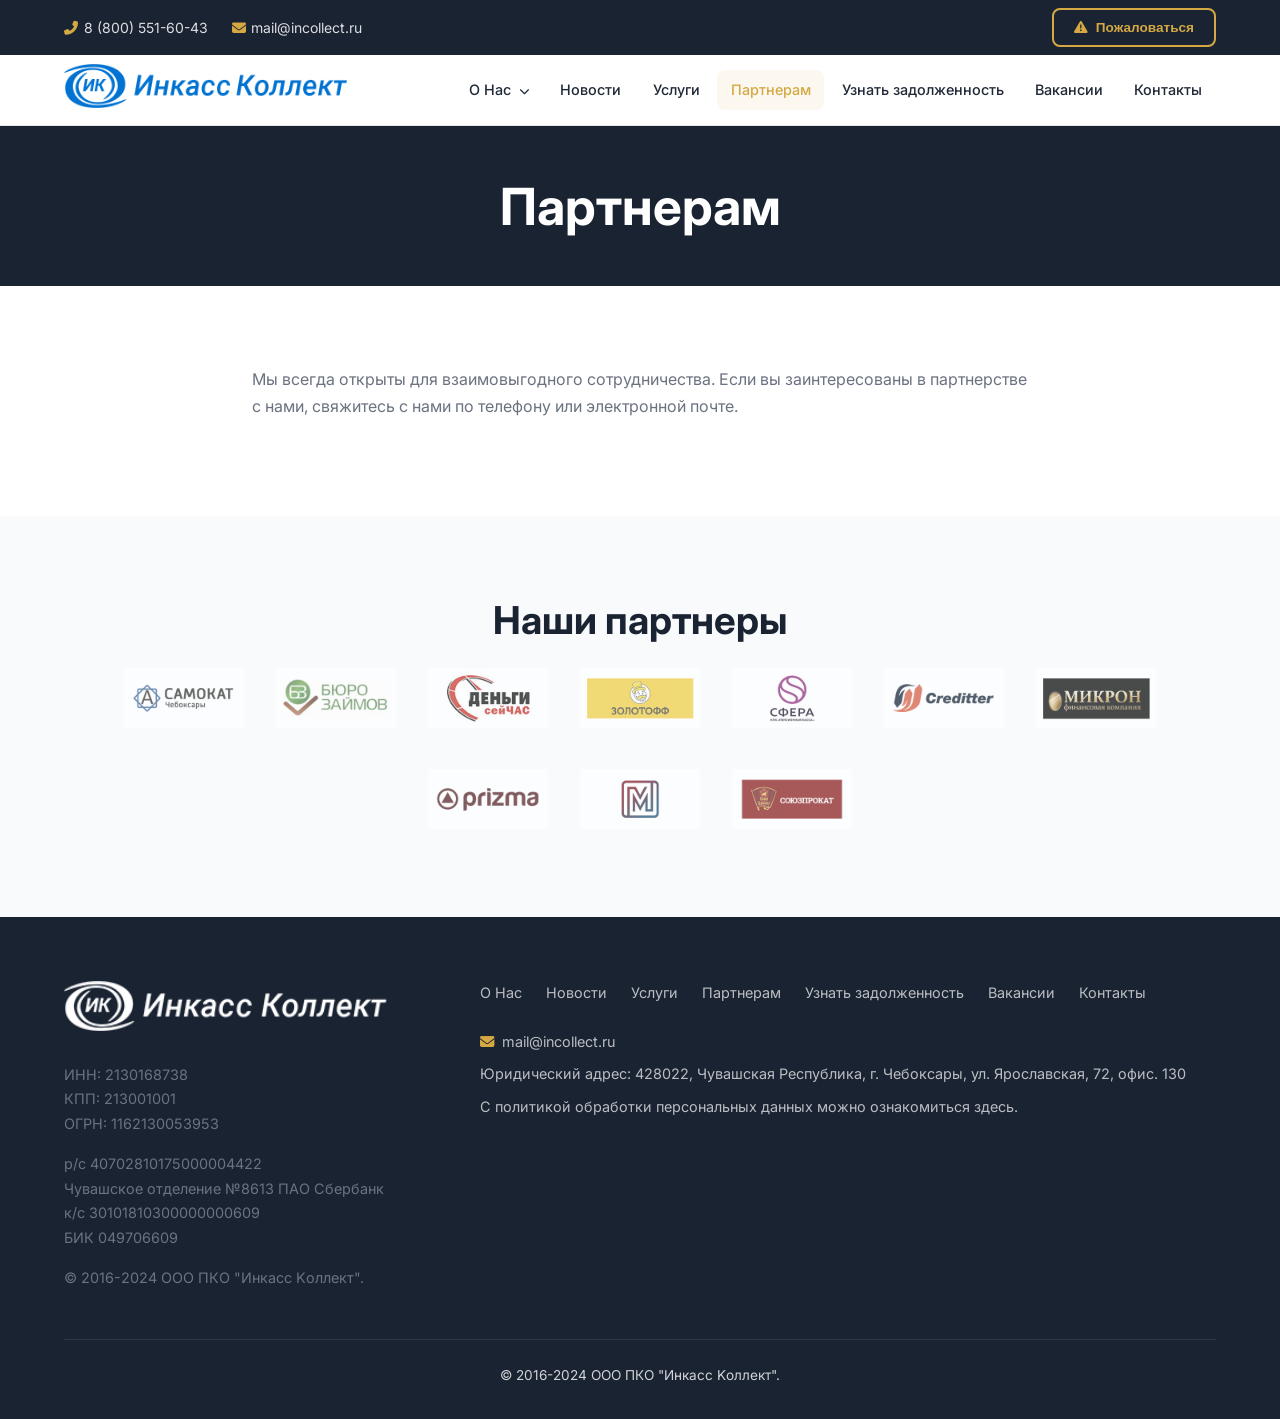
<file: partners.html>
<!DOCTYPE html>
<html lang="ru">
<head>
  <meta charset="UTF-8">
  <meta name="viewport" content="width=device-width, initial-scale=1.0">
  <title>Партнерам — Инкасc Коллект</title>
  <meta name="description" content="Партнерам — ООО ПКО «ИНКАСС КОЛЛЕКТ». Мы открыты для взаимовыгодного сотрудничества.">
  <meta name="theme-color" content="#1a2332">
  <link rel="icon" href="assets/img/favicon.ico">
  <link rel="preconnect" href="https://fonts.googleapis.com">
  <link rel="preconnect" href="https://fonts.gstatic.com" crossorigin>
  <link href="https://fonts.googleapis.com/css2?family=Inter:wght@400;500;600;700;800&display=swap" rel="stylesheet">
  <link rel="stylesheet" href="https://cdnjs.cloudflare.com/ajax/libs/font-awesome/6.4.0/css/all.min.css">
  <link rel="stylesheet" href="assets/css/style.css">
</head>
<body>

<header class="site-header">
  <div class="header-top">
    <div class="container">
      <div class="header-contact">
        <span><i class="fas fa-phone-alt"></i><a href="tel:88005516043">8 (800) 551-60-43</a></span>
        <span class="d-none d-sm-block"><i class="fas fa-envelope"></i><a href="mailto:mail@incollect.ru">mail@incollect.ru</a></span>
      </div>
      <button class="btn btn-small btn-outline" data-modal="callback"><i class="fas fa-exclamation-triangle"></i> Пожаловаться</button>
    </div>
  </div>
  <div class="header-main">
    <div class="container">
      <a href="/" class="logo">
        <img src="assets/img/logo.png" alt="Инкасc Коллект">
      </a>
      <button class="nav-toggle" aria-label="Меню">
        <span></span><span></span><span></span>
      </button>
      <ul class="nav-list">
        <li class="dropdown">
          <a href="about.html">О Нас <i class="fas fa-chevron-down" style="font-size:0.65rem;margin-left:4px;"></i></a>
          <div class="dropdown-menu">
            <a href="about.html">О нас</a>
            <a href="legal-regulation.html">Нормативно правовое регулирование</a>
          </div>
        </li>
        <li><a href="news.html">Новости</a></li>
        <li><a href="services.html">Услуги</a></li>
        <li><a href="partners.html" class="active">Партнерам</a></li>
        <li><a href="payments.html">Узнать задолженность</a></li>
        <li><a href="company.html">Вакансии</a></li>
        <li><a href="contacts.html">Контакты</a></li>
      </ul>
    </div>
  </div>
</header>

<main>
  <section class="page-header">
    <div class="container">
      <h1>Партнерам</h1>
    </div>
  </section>

  <section>
    <div class="container">
      <div class="row" style="max-width:800px;margin:0 auto;">
        <div class="col-12">
          <p>Мы всегда открыты для взаимовыгодного сотрудничества. Если вы заинтересованы в партнерстве с нами, свяжитесь с нами по телефону или электронной почте.</p>
        </div>
      </div>
    </div>
  </section>

  <section class="bg-alt">
    <div class="container">
      <h2 class="text-center">Наши партнеры</h2>
      <div class="partners-grid">
        <div class="partner-logo"><img src="assets/img/upload/iblock/273/27325aa86d215797a9acee74e966d6c3.png" alt="Партнер"></div>
        <div class="partner-logo"><img src="assets/img/upload/iblock/b7e/b7e305e8c2ce7b43799f52d86cd41a2e.png" alt="Партнер"></div>
        <div class="partner-logo"><img src="assets/img/upload/iblock/62c/62c9617738c559310dc9f7ab3bfd20ff.jpg" alt="Партнер"></div>
        <div class="partner-logo"><img src="assets/img/upload/iblock/6e1/6e1ca44bdd67b54782b46a4186861665.jpg" alt="Партнер"></div>
        <div class="partner-logo"><img src="assets/img/upload/iblock/fb7/fb7dedbafc8ccaf4e61fb5b664a3110c.jpg" alt="Партнер"></div>
        <div class="partner-logo"><img src="assets/img/upload/iblock/860/86086cbf4a465e70dbdb6e3605752cff.png" alt="Партнер"></div>
        <div class="partner-logo"><img src="assets/img/upload/iblock/6bb/6bbacd85d8e51291da39528c84e3c541.jpg" alt="Партнер"></div>
        <div class="partner-logo"><img src="assets/img/upload/iblock/1b0/1b0d5f5c96ac121a966b2328dbb292f7.png" alt="Партнер"></div>
        <div class="partner-logo"><img src="assets/img/upload/iblock/f66/f66148795f6ed5610f778b40af2e74a2.png" alt="Партнер"></div>
        <div class="partner-logo"><img src="assets/img/upload/iblock/093/0937319e16434fa2a490a7f73c334009.png" alt="Партнер"></div>
      </div>
    </div>
  </section>
</main>

<footer class="site-footer">
  <div class="container">
    <div class="footer-grid">
      <div>
        <a href="/"><img src="assets/img/logo-footer.png" alt="Инкасc Коллект" style="height:50px;"></a>
        <br><br>
        <p>ИНН: 2130168738<br>КПП: 213001001<br>ОГРН: 1162130053953</p>
        <p>р/с 40702810175000004422<br>Чувашское отделение №8613 ПАО Сбербанк<br>к/с 30101810300000000609<br>БИК 049706609</p>
        <p>&copy; 2016-2024 ООО ПКО "Инкасc Kоллект".</p>
      </div>
      <div>
        <div class="footer-menu">
          <a href="about.html">О Нас</a>
          <a href="news.html">Новости</a>
          <a href="services.html">Услуги</a>
          <a href="partners.html">Партнерам</a>
          <a href="payments.html">Узнать задолженность</a>
          <a href="company.html">Вакансии</a>
          <a href="contacts.html">Контакты</a>
        </div>
        <br>
        <div class="footer-contacts">
          <p><i class="fas fa-envelope"></i><a href="mailto:mail@incollect.ru">mail@incollect.ru</a></p>
          <p>Юридический адрес: 428022, Чувашская Республика, г. Чебоксары, ул. Ярославская, 72, офис. 130</p>
          <p>С политикой обработки персональных данных можно ознакомиться <a href="#">здесь</a>.</p>
        </div>
      </div>
    </div>
    <div class="footer-bottom">
      &copy; 2016-2024 ООО ПКО "Инкасc Kоллект".
    </div>
  </div>
</footer>

<!-- Modals -->
<div class="modal-overlay" id="callback">
  <div class="modal-content">
    <div class="modal-header">
      <h4>Пожаловаться на нарушения сотрудников</h4>
      <button class="modal-close">&times;</button>
    </div>
    <div class="modal-body">
      <form onsubmit="event.preventDefault();alert('Форма отправлена (демо)');">
        <div class="form-group">
          <input type="text" class="form-control" placeholder="Ваше имя" required>
        </div>
        <div class="form-group">
          <input type="tel" class="form-control" placeholder="+7 (999) 999-99-99" required>
        </div>
        <div class="form-group">
          <label>Регион:</label>
          <select class="form-control">
            <option>Чувашская Республика</option>
            <option>Республика Марий Эл</option>
          </select>
        </div>
        <div class="form-group">
          <textarea class="form-control" placeholder="Сообщение" rows="6"></textarea>
        </div>
        <button type="submit" class="btn btn-default btn-small">Отправить</button>
        <div class="modal-text-after">Нажимая кнопку &laquo;Отправить&raquo; я даю свое <a href="#">согласие на обработку персональных данных</a></div>
      </form>
    </div>
  </div>
</div>

<div class="modal-overlay" id="offer">
  <div class="modal-content">
    <div class="modal-header">
      <h4>Скачать коммерческое предложение</h4>
      <button class="modal-close">&times;</button>
    </div>
    <div class="modal-body">
      <form onsubmit="event.preventDefault();alert('Форма отправлена (демо)');">
        <div class="form-group">
          <input type="text" class="form-control" placeholder="Ваше имя" required>
        </div>
        <div class="form-group">
          <input type="tel" class="form-control" placeholder="+7 (999) 999-99-99" required>
        </div>
        <button type="submit" class="btn btn-default btn-small">Отправить</button>
        <div class="modal-text-after">Нажимая кнопку &laquo;Отправить&raquo; я даю свое <a href="#">согласие на обработку персональных данных</a></div>
      </form>
    </div>
  </div>
</div>

<div class="modal-overlay" id="callback_order">
  <div class="modal-content">
    <div class="modal-header">
      <h4>Заполните форму и узнайте вашу задолженность</h4>
      <button class="modal-close">&times;</button>
    </div>
    <div class="modal-body">
      <form onsubmit="event.preventDefault();alert('Форма отправлена (демо)');">
        <div class="form-group">
          <h6 style="margin-bottom:10px;">Ваш статус</h6>
          <label style="display:block;font-weight:400;"><input type="radio" name="type" checked> Заемщик</label>
          <label style="display:block;font-weight:400;"><input type="radio" name="type"> Юридическое лицо</label>
          <label style="display:block;font-weight:400;"><input type="radio" name="type"> Гос. орган</label>
        </div>
        <div class="form-group">
          <input type="text" class="form-control" placeholder="Ваше имя" required>
        </div>
        <div class="form-group">
          <input type="tel" class="form-control" placeholder="+7 (999) 999-99-99" required>
        </div>
        <div class="form-group">
          <label>Год рождения</label>
          <input type="date" class="form-control" required>
        </div>
        <div class="form-group">
          <label>Регион:</label>
          <select class="form-control">
            <option>Чувашская Республика</option>
            <option>Республика Марий Эл</option>
          </select>
        </div>
        <div class="form-group">
          <textarea class="form-control" placeholder="Комментарий" rows="4"></textarea>
        </div>
        <button type="submit" class="btn btn-default btn-small">Отправить</button>
        <div class="modal-text-after">Нажимая кнопку &laquo;Отправить&raquo; я даю свое <a href="#">согласие на обработку персональных данных</a></div>
      </form>
    </div>
  </div>
</div>

<div class="modal-overlay" id="pay0">
  <div class="modal-content">
    <div class="modal-header"><h4>Оплата через банкоматы Сбербанка</h4><button class="modal-close">&times;</button></div>
    <div class="modal-body">
      <ol>
        <li>Вставьте карту в приемное окно платежного терминала/банкомата, введите «ПИН-код» и нажмите кнопку «ДАЛЕЕ».</li>
        <li>Выберите "Платежи и переводы".</li>
        <li>В группе платежей выберите "Поиск услуг и организаций". Введите: ИНН: 2130168738, Наименование: ООО "Инкас коллект", р/с: 40702810175000004422</li>
        <li>В найденном списке выберете: Погашение кредитов МКК ФК р/с 40702810175000004422</li>
        <li>В поле "Номер договора" введите номер Вашего договора микрозайма (XXX-ХХХХХ).</li>
        <li>Проверьте данные платежа, нажмите "Продолжить".</li>
        <li>Введите ФИО плательщика, сумму платежа.</li>
        <li>Убедитесь в правильности реквизитов, нажмите "Оплатить". Сохраняйте чек-ордер!</li>
      </ol>
    </div>
  </div>
</div>

<div class="modal-overlay" id="pay1">
  <div class="modal-content">
    <div class="modal-header"><h4>Оплата через сеть компаний партнеров</h4><button class="modal-close">&times;</button></div>
    <div class="modal-body">
      <ul>
        <li>Оплата в любой точке сети <a href="https://dengi-seichas.ru/" target="_blank">МКК Деньги Сейчас</a></li>
        <li>Оплата в любой точке сети <a href="https://micronzaimy.ru/" target="_blank">Финансовая Компания Микрон</a></li>
        <li>Оплата в любой точке сети <a href="https://www.buro-zaimov.ru/" target="_blank">МКК Бюро Займов</a></li>
        <li>Оплата в любой точке сети <a href="https://zolotoff.cc/offices" target="_blank">МКК Золотофф</a></li>
        <li>Оплата в любой точке сети <a href="https://sfera-finance.ru/offices" target="_blank">КПК Пенсионная касса</a></li>
      </ul>
    </div>
  </div>
</div>

<div class="modal-overlay" id="pay3">
  <div class="modal-content">
    <div class="modal-header"><h4>Оплата через «Мобильный банк»</h4><button class="modal-close">&times;</button></div>
    <div class="modal-body">
      <ol>
        <li>Войдите в личный кабинет "Мобильного банка".</li>
        <li>В меню "Платежи" выберите «Остальное».</li>
        <li>В строке «Поиск» введите: ИНН 2130168738, ООО "Инкас коллект", р/с 40702810175000004422</li>
        <li>Выберите: Погашение кредитов МКК ФК.</li>
        <li>Введите номер договора (XXX-ХХХХХ), ФИО, сумму платежа.</li>
        <li>Подтвердите платеж.</li>
      </ol>
    </div>
  </div>
</div>

<div class="modal-overlay" id="pay4">
  <div class="modal-content">
    <div class="modal-header"><h4>Оплата через Сбербанк Онлайн</h4><button class="modal-close">&times;</button></div>
    <div class="modal-body">
      <ol>
        <li>Войдите в личный кабинет "Сбербанк Онлайн".</li>
        <li>Выберите "Переводы и платежи".</li>
        <li>В строке поиска введите ИНН: <strong>2130168738</strong></li>
        <li>Выберите: <strong>ООО Инкас коллект</strong>, Услуга: <strong>Погашение кредитов</strong>, р/с: <strong>40702810175000004422</strong></li>
        <li>Выберите карту, введите номер договора, ФИО, сумму.</li>
        <li>Подтвердите платеж с помощью пароля из SMS.</li>
      </ol>
    </div>
  </div>
</div>

<div class="modal-overlay" id="pay5">
  <div class="modal-content">
    <div class="modal-header"><h4>Оплата наличными через офисы Инкас коллект</h4><button class="modal-close">&times;</button></div>
    <div class="modal-body">
      <p>Независимо от того, где был оформлен договор займа, его можно погасить/оплатить в любом офисе ООО Инкас коллект. Для этого Вам необходимо:</p>
      <ol>
        <li>Знать номер договора займа (ХХХ-ХХХХХ);</li>
        <li>Иметь при себе необходимую сумму наличных;</li>
        <li>Обратиться в любой ближайший офис компании «Инкас коллект».</li>
      </ol>
    </div>
  </div>
</div>

<script src="assets/js/app.js"></script>
</body>
</html>
</file>
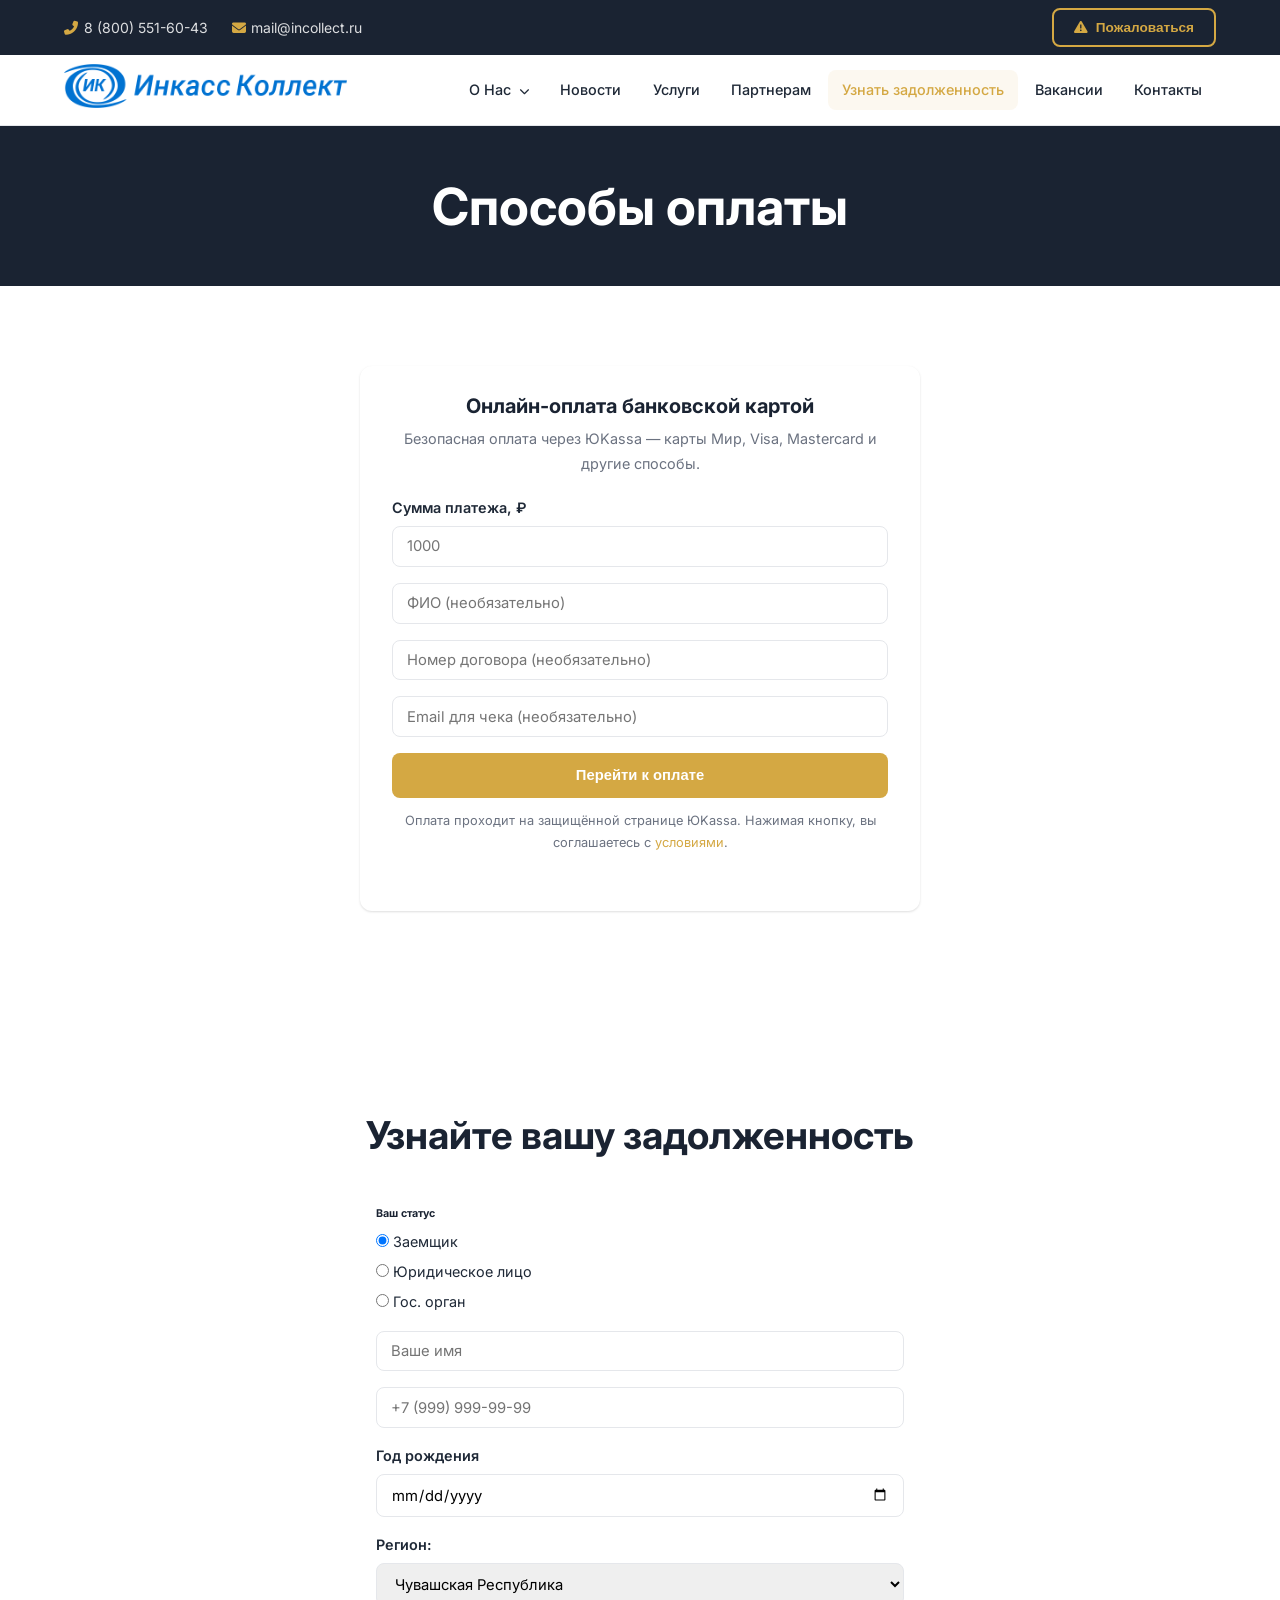
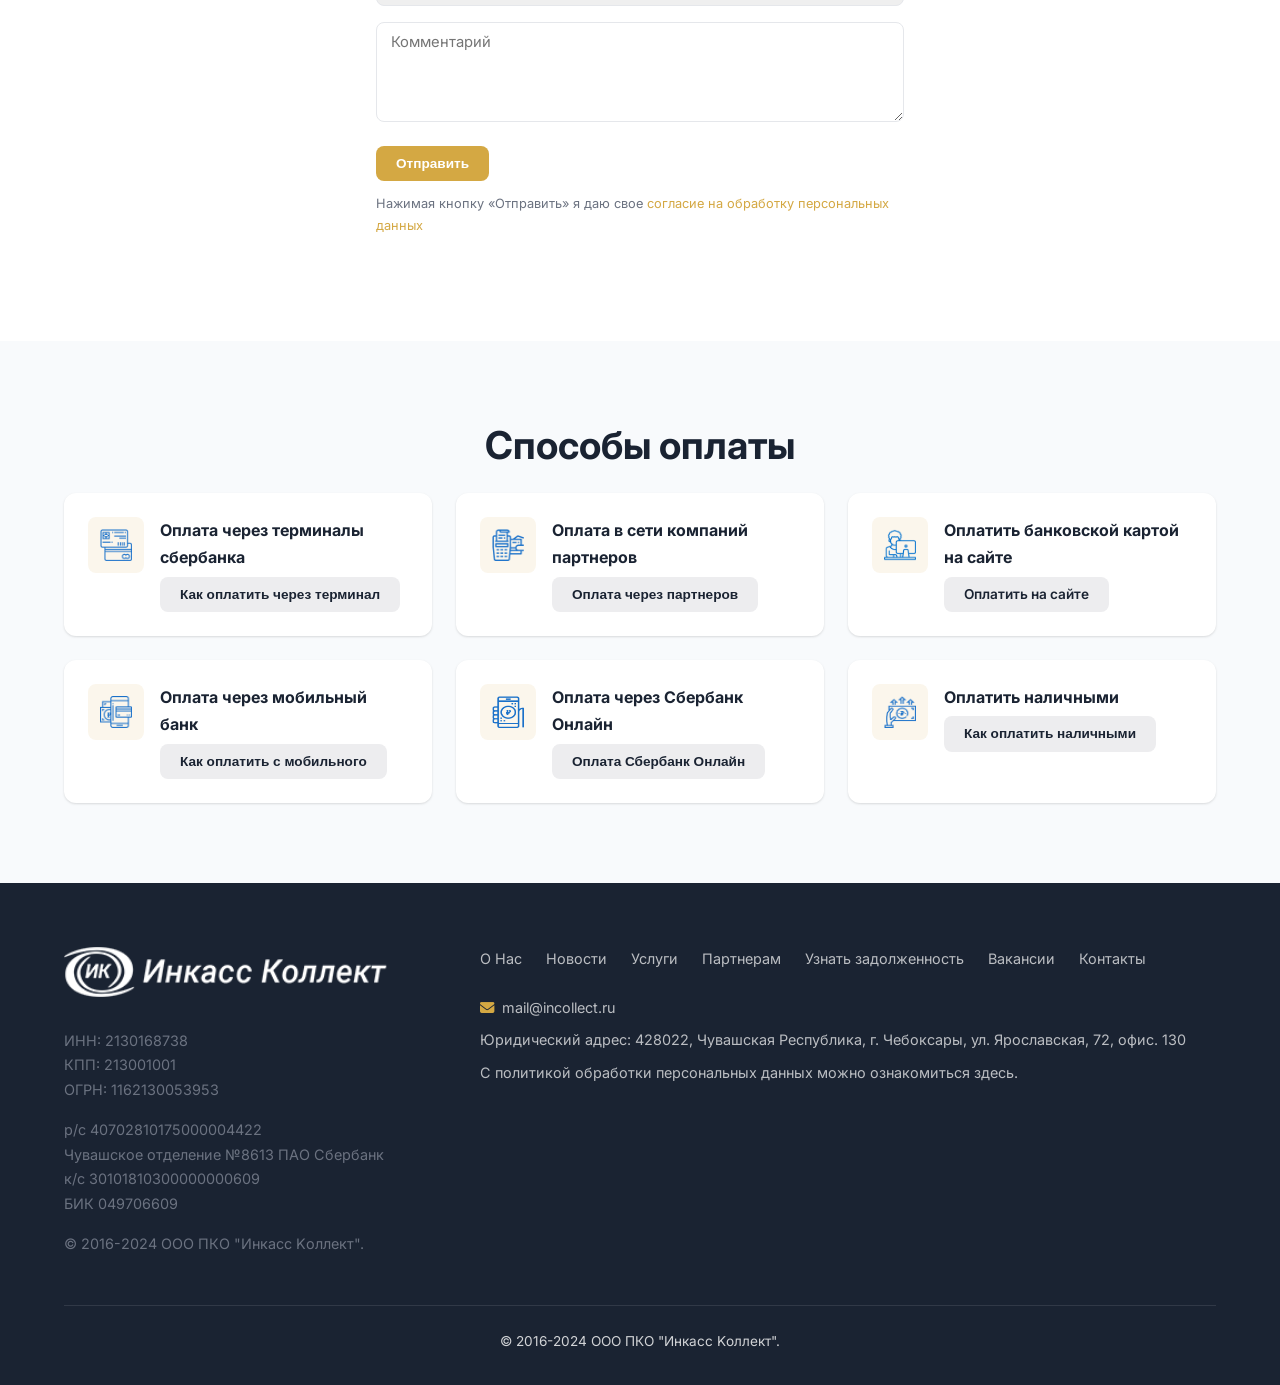
<file: payments.html>
<!DOCTYPE html>
<html lang="ru">
<head>
  <meta charset="UTF-8">
  <meta name="viewport" content="width=device-width, initial-scale=1.0">
  <title>Способы оплаты — Инкасc Коллект</title>
  <meta name="description" content="Способы оплаты задолженности — оплата через терминалы Сбербанка, банковской картой, мобильный банк, Сбербанк Онлайн, наличными.">
  <meta name="theme-color" content="#1a2332">
  <link rel="icon" href="assets/img/favicon.ico">
  <link rel="preconnect" href="https://fonts.googleapis.com">
  <link rel="preconnect" href="https://fonts.gstatic.com" crossorigin>
  <link href="https://fonts.googleapis.com/css2?family=Inter:wght@400;500;600;700;800&display=swap" rel="stylesheet">
  <link rel="stylesheet" href="https://cdnjs.cloudflare.com/ajax/libs/font-awesome/6.4.0/css/all.min.css">
  <link rel="stylesheet" href="assets/css/style.css">
</head>
<body>

<header class="site-header">
  <div class="header-top">
    <div class="container">
      <div class="header-contact">
        <span><i class="fas fa-phone-alt"></i><a href="tel:88005516043">8 (800) 551-60-43</a></span>
        <span class="d-none d-sm-block"><i class="fas fa-envelope"></i><a href="mailto:mail@incollect.ru">mail@incollect.ru</a></span>
      </div>
      <button class="btn btn-small btn-outline" data-modal="callback"><i class="fas fa-exclamation-triangle"></i> Пожаловаться</button>
    </div>
  </div>
  <div class="header-main">
    <div class="container">
      <a href="/" class="logo">
        <img src="assets/img/logo.png" alt="Инкасc Коллект">
      </a>
      <button class="nav-toggle" aria-label="Меню">
        <span></span><span></span><span></span>
      </button>
      <ul class="nav-list">
        <li class="dropdown">
          <a href="about.html">О Нас <i class="fas fa-chevron-down" style="font-size:0.65rem;margin-left:4px;"></i></a>
          <div class="dropdown-menu">
            <a href="about.html">О нас</a>
            <a href="legal-regulation.html">Нормативно правовое регулирование</a>
          </div>
        </li>
        <li><a href="news.html">Новости</a></li>
        <li><a href="services.html">Услуги</a></li>
        <li><a href="partners.html">Партнерам</a></li>
        <li><a href="payments.html" class="active">Узнать задолженность</a></li>
        <li><a href="company.html">Вакансии</a></li>
        <li><a href="contacts.html">Контакты</a></li>
      </ul>
    </div>
  </div>
</header>

<main>
  <section class="page-header">
    <div class="container">
      <h1>Способы оплаты</h1>
    </div>
  </section>

  <section>
    <div class="container">
      <div class="yookassa-pay">
        <h3 class="yookassa-pay__title">Онлайн-оплата банковской картой</h3>
        <p class="yookassa-pay__sub">Безопасная оплата через ЮKassa — карты Мир, Visa, Mastercard и другие способы.</p>
        <form id="yookassa-form" novalidate>
          <div class="form-group">
            <label for="yk-amount">Сумма платежа, ₽</label>
            <input type="number" id="yk-amount" name="amount" class="form-control" min="1" step="0.01" placeholder="1000" required>
          </div>
          <div class="form-group">
            <input type="text" name="name" class="form-control" placeholder="ФИО (необязательно)">
          </div>
          <div class="form-group">
            <input type="text" name="contract" class="form-control" placeholder="Номер договора (необязательно)">
          </div>
          <div class="form-group">
            <input type="email" name="email" class="form-control" placeholder="Email для чека (необязательно)">
          </div>
          <button type="submit" class="btn btn-default btn-block">Перейти к оплате</button>
          <div class="yookassa-pay__note">Оплата проходит на защищённой странице ЮKassa. Нажимая кнопку, вы соглашаетесь с <a href="#">условиями</a>.</div>
          <div id="yookassa-msg" class="yookassa-pay__msg" role="status"></div>
        </form>
      </div>
    </div>
  </section>

  <section>
    <div class="container">
      <h2 class="text-center">Узнайте вашу задолженность</h2>
      <div class="row" style="max-width:600px;margin:0 auto;">
        <div class="col-12">
          <div class="modal-body">
            <form onsubmit="event.preventDefault();alert('Форма отправлена (демо)');">
              <div class="form-group">
                <h6 style="margin-bottom:10px;">Ваш статус</h6>
                <label style="display:block;font-weight:400;"><input type="radio" name="type" checked> Заемщик</label>
                <label style="display:block;font-weight:400;"><input type="radio" name="type"> Юридическое лицо</label>
                <label style="display:block;font-weight:400;"><input type="radio" name="type"> Гос. орган</label>
              </div>
              <div class="form-group">
                <input type="text" class="form-control" placeholder="Ваше имя" required>
              </div>
              <div class="form-group">
                <input type="tel" class="form-control" placeholder="+7 (999) 999-99-99" required>
              </div>
              <div class="form-group">
                <label>Год рождения</label>
                <input type="date" class="form-control" required>
              </div>
              <div class="form-group">
                <label>Регион:</label>
                <select class="form-control">
                  <option>Чувашская Республика</option>
                  <option>Республика Марий Эл</option>
                </select>
              </div>
              <div class="form-group">
                <textarea class="form-control" placeholder="Комментарий" rows="4"></textarea>
              </div>
              <button type="submit" class="btn btn-default btn-small">Отправить</button>
              <div class="modal-text-after">Нажимая кнопку &laquo;Отправить&raquo; я даю свое <a href="#">согласие на обработку персональных данных</a></div>
            </form>
          </div>
        </div>
      </div>
    </div>
  </section>

  <section class="bg-alt">
    <div class="container">
      <h2 class="text-center">Способы оплаты</h2>
      <div class="payments-grid">
        <div class="service-card">
          <div class="icon"><img src="assets/img/upload/iblock/db2/db21ef4585d5f55865dac3cbe8edb93b.png" alt=""></div>
          <div class="content">
            <div class="title">Оплата через терминалы сбербанка</div>
            <button class="btn btn-small btn-gray mt-2" data-modal="pay0">Как оплатить через терминал</button>
          </div>
        </div>
        <div class="service-card">
          <div class="icon"><img src="assets/img/upload/iblock/c8f/c8f448e95f7287350ec2b0ead7cf48b4.png" alt=""></div>
          <div class="content">
            <div class="title">Оплата в сети компаний партнеров</div>
            <button class="btn btn-small btn-gray mt-2" data-modal="pay1">Оплата через партнеров</button>
          </div>
        </div>
        <div class="service-card">
          <div class="icon"><img src="assets/img/upload/iblock/73a/73af4803e30f5eb7171ca3f4e97236bf.png" alt=""></div>
          <div class="content">
            <div class="title">Оплатить банковской картой на сайте</div>
            <a href="payments.html" class="btn btn-small btn-gray mt-2">Оплатить на сайте</a>
          </div>
        </div>
        <div class="service-card">
          <div class="icon"><img src="assets/img/upload/iblock/38d/38d0041322057072bb635a6eb4a68faa.png" alt=""></div>
          <div class="content">
            <div class="title">Оплата через мобильный банк</div>
            <button class="btn btn-small btn-gray mt-2" data-modal="pay3">Как оплатить с мобильного</button>
          </div>
        </div>
        <div class="service-card">
          <div class="icon"><img src="assets/img/upload/iblock/6ea/6ea83b79c86579c90546399a1b24a466.png" alt=""></div>
          <div class="content">
            <div class="title">Оплата через Сбербанк Онлайн</div>
            <button class="btn btn-small btn-gray mt-2" data-modal="pay4">Оплата Сбербанк Онлайн</button>
          </div>
        </div>
        <div class="service-card">
          <div class="icon"><img src="assets/img/upload/iblock/cc2/cc2182795e732fb07279aa1f83ed7bb3.png" alt=""></div>
          <div class="content">
            <div class="title">Оплатить наличными</div>
            <button class="btn btn-small btn-gray mt-2" data-modal="pay5">Как оплатить наличными</button>
          </div>
        </div>
      </div>
    </div>
  </section>
</main>

<footer class="site-footer">
  <div class="container">
    <div class="footer-grid">
      <div>
        <a href="/"><img src="assets/img/logo-footer.png" alt="Инкасc Коллект" style="height:50px;"></a>
        <br><br>
        <p>ИНН: 2130168738<br>КПП: 213001001<br>ОГРН: 1162130053953</p>
        <p>р/с 40702810175000004422<br>Чувашское отделение №8613 ПАО Сбербанк<br>к/с 30101810300000000609<br>БИК 049706609</p>
        <p>&copy; 2016-2024 ООО ПКО "Инкасc Kоллект".</p>
      </div>
      <div>
        <div class="footer-menu">
          <a href="about.html">О Нас</a>
          <a href="news.html">Новости</a>
          <a href="services.html">Услуги</a>
          <a href="partners.html">Партнерам</a>
          <a href="payments.html">Узнать задолженность</a>
          <a href="company.html">Вакансии</a>
          <a href="contacts.html">Контакты</a>
        </div>
        <br>
        <div class="footer-contacts">
          <p><i class="fas fa-envelope"></i><a href="mailto:mail@incollect.ru">mail@incollect.ru</a></p>
          <p>Юридический адрес: 428022, Чувашская Республика, г. Чебоксары, ул. Ярославская, 72, офис. 130</p>
          <p>С политикой обработки персональных данных можно ознакомиться <a href="#">здесь</a>.</p>
        </div>
      </div>
    </div>
    <div class="footer-bottom">
      &copy; 2016-2024 ООО ПКО "Инкасc Kоллект".
    </div>
  </div>
</footer>

<!-- Modals -->
<div class="modal-overlay" id="callback">
  <div class="modal-content">
    <div class="modal-header">
      <h4>Пожаловаться на нарушения сотрудников</h4>
      <button class="modal-close">&times;</button>
    </div>
    <div class="modal-body">
      <form onsubmit="event.preventDefault();alert('Форма отправлена (демо)');">
        <div class="form-group">
          <input type="text" class="form-control" placeholder="Ваше имя" required>
        </div>
        <div class="form-group">
          <input type="tel" class="form-control" placeholder="+7 (999) 999-99-99" required>
        </div>
        <div class="form-group">
          <label>Регион:</label>
          <select class="form-control">
            <option>Чувашская Республика</option>
            <option>Республика Марий Эл</option>
          </select>
        </div>
        <div class="form-group">
          <textarea class="form-control" placeholder="Сообщение" rows="6"></textarea>
        </div>
        <button type="submit" class="btn btn-default btn-small">Отправить</button>
        <div class="modal-text-after">Нажимая кнопку &laquo;Отправить&raquo; я даю свое <a href="#">согласие на обработку персональных данных</a></div>
      </form>
    </div>
  </div>
</div>

<div class="modal-overlay" id="offer">
  <div class="modal-content">
    <div class="modal-header">
      <h4>Скачать коммерческое предложение</h4>
      <button class="modal-close">&times;</button>
    </div>
    <div class="modal-body">
      <form onsubmit="event.preventDefault();alert('Форма отправлена (демо)');">
        <div class="form-group">
          <input type="text" class="form-control" placeholder="Ваше имя" required>
        </div>
        <div class="form-group">
          <input type="tel" class="form-control" placeholder="+7 (999) 999-99-99" required>
        </div>
        <button type="submit" class="btn btn-default btn-small">Отправить</button>
        <div class="modal-text-after">Нажимая кнопку &laquo;Отправить&raquo; я даю свое <a href="#">согласие на обработку персональных данных</a></div>
      </form>
    </div>
  </div>
</div>

<div class="modal-overlay" id="callback_order">
  <div class="modal-content">
    <div class="modal-header">
      <h4>Заполните форму и узнайте вашу задолженность</h4>
      <button class="modal-close">&times;</button>
    </div>
    <div class="modal-body">
      <form onsubmit="event.preventDefault();alert('Форма отправлена (демо)');">
        <div class="form-group">
          <h6 style="margin-bottom:10px;">Ваш статус</h6>
          <label style="display:block;font-weight:400;"><input type="radio" name="type" checked> Заемщик</label>
          <label style="display:block;font-weight:400;"><input type="radio" name="type"> Юридическое лицо</label>
          <label style="display:block;font-weight:400;"><input type="radio" name="type"> Гос. орган</label>
        </div>
        <div class="form-group">
          <input type="text" class="form-control" placeholder="Ваше имя" required>
        </div>
        <div class="form-group">
          <input type="tel" class="form-control" placeholder="+7 (999) 999-99-99" required>
        </div>
        <div class="form-group">
          <label>Год рождения</label>
          <input type="date" class="form-control" required>
        </div>
        <div class="form-group">
          <label>Регион:</label>
          <select class="form-control">
            <option>Чувашская Республика</option>
            <option>Республика Марий Эл</option>
          </select>
        </div>
        <div class="form-group">
          <textarea class="form-control" placeholder="Комментарий" rows="4"></textarea>
        </div>
        <button type="submit" class="btn btn-default btn-small">Отправить</button>
        <div class="modal-text-after">Нажимая кнопку &laquo;Отправить&raquo; я даю свое <a href="#">согласие на обработку персональных данных</a></div>
      </form>
    </div>
  </div>
</div>

<div class="modal-overlay" id="pay0">
  <div class="modal-content">
    <div class="modal-header"><h4>Оплата через банкоматы Сбербанка</h4><button class="modal-close">&times;</button></div>
    <div class="modal-body">
      <ol>
        <li>Вставьте карту в приемное окно платежного терминала/банкомата, введите «ПИН-код» и нажмите кнопку «ДАЛЕЕ».</li>
        <li>Выберите "Платежи и переводы".</li>
        <li>В группе платежей выберите "Поиск услуг и организаций". Введите: ИНН: 2130168738, Наименование: ООО "Инкас коллект", р/с: 40702810175000004422</li>
        <li>В найденном списке выберете: Погашение кредитов МКК ФК р/с 40702810175000004422</li>
        <li>В поле "Номер договора" введите номер Вашего договора микрозайма (XXX-ХХХХХ).</li>
        <li>Проверьте данные платежа, нажмите "Продолжить".</li>
        <li>Введите ФИО плательщика, сумму платежа.</li>
        <li>Убедитесь в правильности реквизитов, нажмите "Оплатить". Сохраняйте чек-ордер!</li>
      </ol>
    </div>
  </div>
</div>

<div class="modal-overlay" id="pay1">
  <div class="modal-content">
    <div class="modal-header"><h4>Оплата через сеть компаний партнеров</h4><button class="modal-close">&times;</button></div>
    <div class="modal-body">
      <ul>
        <li>Оплата в любой точке сети <a href="https://dengi-seichas.ru/" target="_blank">МКК Деньги Сейчас</a></li>
        <li>Оплата в любой точке сети <a href="https://micronzaimy.ru/" target="_blank">Финансовая Компания Микрон</a></li>
        <li>Оплата в любой точке сети <a href="https://www.buro-zaimov.ru/" target="_blank">МКК Бюро Займов</a></li>
        <li>Оплата в любой точке сети <a href="https://zolotoff.cc/offices" target="_blank">МКК Золотофф</a></li>
        <li>Оплата в любой точке сети <a href="https://sfera-finance.ru/offices" target="_blank">КПК Пенсионная касса</a></li>
      </ul>
    </div>
  </div>
</div>

<div class="modal-overlay" id="pay3">
  <div class="modal-content">
    <div class="modal-header"><h4>Оплата через «Мобильный банк»</h4><button class="modal-close">&times;</button></div>
    <div class="modal-body">
      <ol>
        <li>Войдите в личный кабинет "Мобильного банка".</li>
        <li>В меню "Платежи" выберите «Остальное».</li>
        <li>В строке «Поиск» введите: ИНН 2130168738, ООО "Инкас коллект", р/с 40702810175000004422</li>
        <li>Выберите: Погашение кредитов МКК ФК.</li>
        <li>Введите номер договора (XXX-ХХХХХ), ФИО, сумму платежа.</li>
        <li>Подтвердите платеж.</li>
      </ol>
    </div>
  </div>
</div>

<div class="modal-overlay" id="pay4">
  <div class="modal-content">
    <div class="modal-header"><h4>Оплата через Сбербанк Онлайн</h4><button class="modal-close">&times;</button></div>
    <div class="modal-body">
      <ol>
        <li>Войдите в личный кабинет "Сбербанк Онлайн".</li>
        <li>Выберите "Переводы и платежи".</li>
        <li>В строке поиска введите ИНН: <strong>2130168738</strong></li>
        <li>Выберите: <strong>ООО Инкас коллект</strong>, Услуга: <strong>Погашение кредитов</strong>, р/с: <strong>40702810175000004422</strong></li>
        <li>Выберите карту, введите номер договора, ФИО, сумму.</li>
        <li>Подтвердите платеж с помощью пароля из SMS.</li>
      </ol>
    </div>
  </div>
</div>

<div class="modal-overlay" id="pay5">
  <div class="modal-content">
    <div class="modal-header"><h4>Оплата наличными через офисы Инкас коллект</h4><button class="modal-close">&times;</button></div>
    <div class="modal-body">
      <p>Независимо от того, где был оформлен договор займа, его можно погасить/оплатить в любом офисе ООО Инкас коллект. Для этого Вам необходимо:</p>
      <ol>
        <li>Знать номер договора займа (ХХХ-ХХХХХ);</li>
        <li>Иметь при себе необходимую сумму наличных;</li>
        <li>Обратиться в любой ближайший офис компании «Инкас коллект».</li>
      </ol>
    </div>
  </div>
</div>

<script src="assets/js/app.js"></script>
<script>
(function () {
  var form = document.getElementById('yookassa-form');
  if (!form) return;
  var msg = document.getElementById('yookassa-msg');
  var btn = form.querySelector('button[type="submit"]');
  form.addEventListener('submit', function (e) {
    e.preventDefault();
    var amount = parseFloat(form.amount.value);
    if (!amount || amount <= 0) {
      msg.textContent = 'Укажите корректную сумму';
      msg.className = 'yookassa-pay__msg is-error';
      return;
    }
    msg.textContent = 'Создаём платёж…';
    msg.className = 'yookassa-pay__msg';
    btn.disabled = true;
    fetch('/pay/create.php', { method: 'POST', body: new URLSearchParams(new FormData(form)) })
      .then(function (r) { return r.json().then(function (d) { return { ok: r.ok, data: d }; }); })
      .then(function (res) {
        if (res.ok && res.data.confirmation_url) {
          window.location.href = res.data.confirmation_url;
        } else {
          msg.textContent = 'Не удалось создать платёж' + (res.data && res.data.error ? ': ' + res.data.error : '');
          msg.className = 'yookassa-pay__msg is-error';
          btn.disabled = false;
        }
      })
      .catch(function () {
        msg.textContent = 'Ошибка сети, попробуйте позже';
        msg.className = 'yookassa-pay__msg is-error';
        btn.disabled = false;
      });
  });
})();
</script>
</body>
</html>
</file>
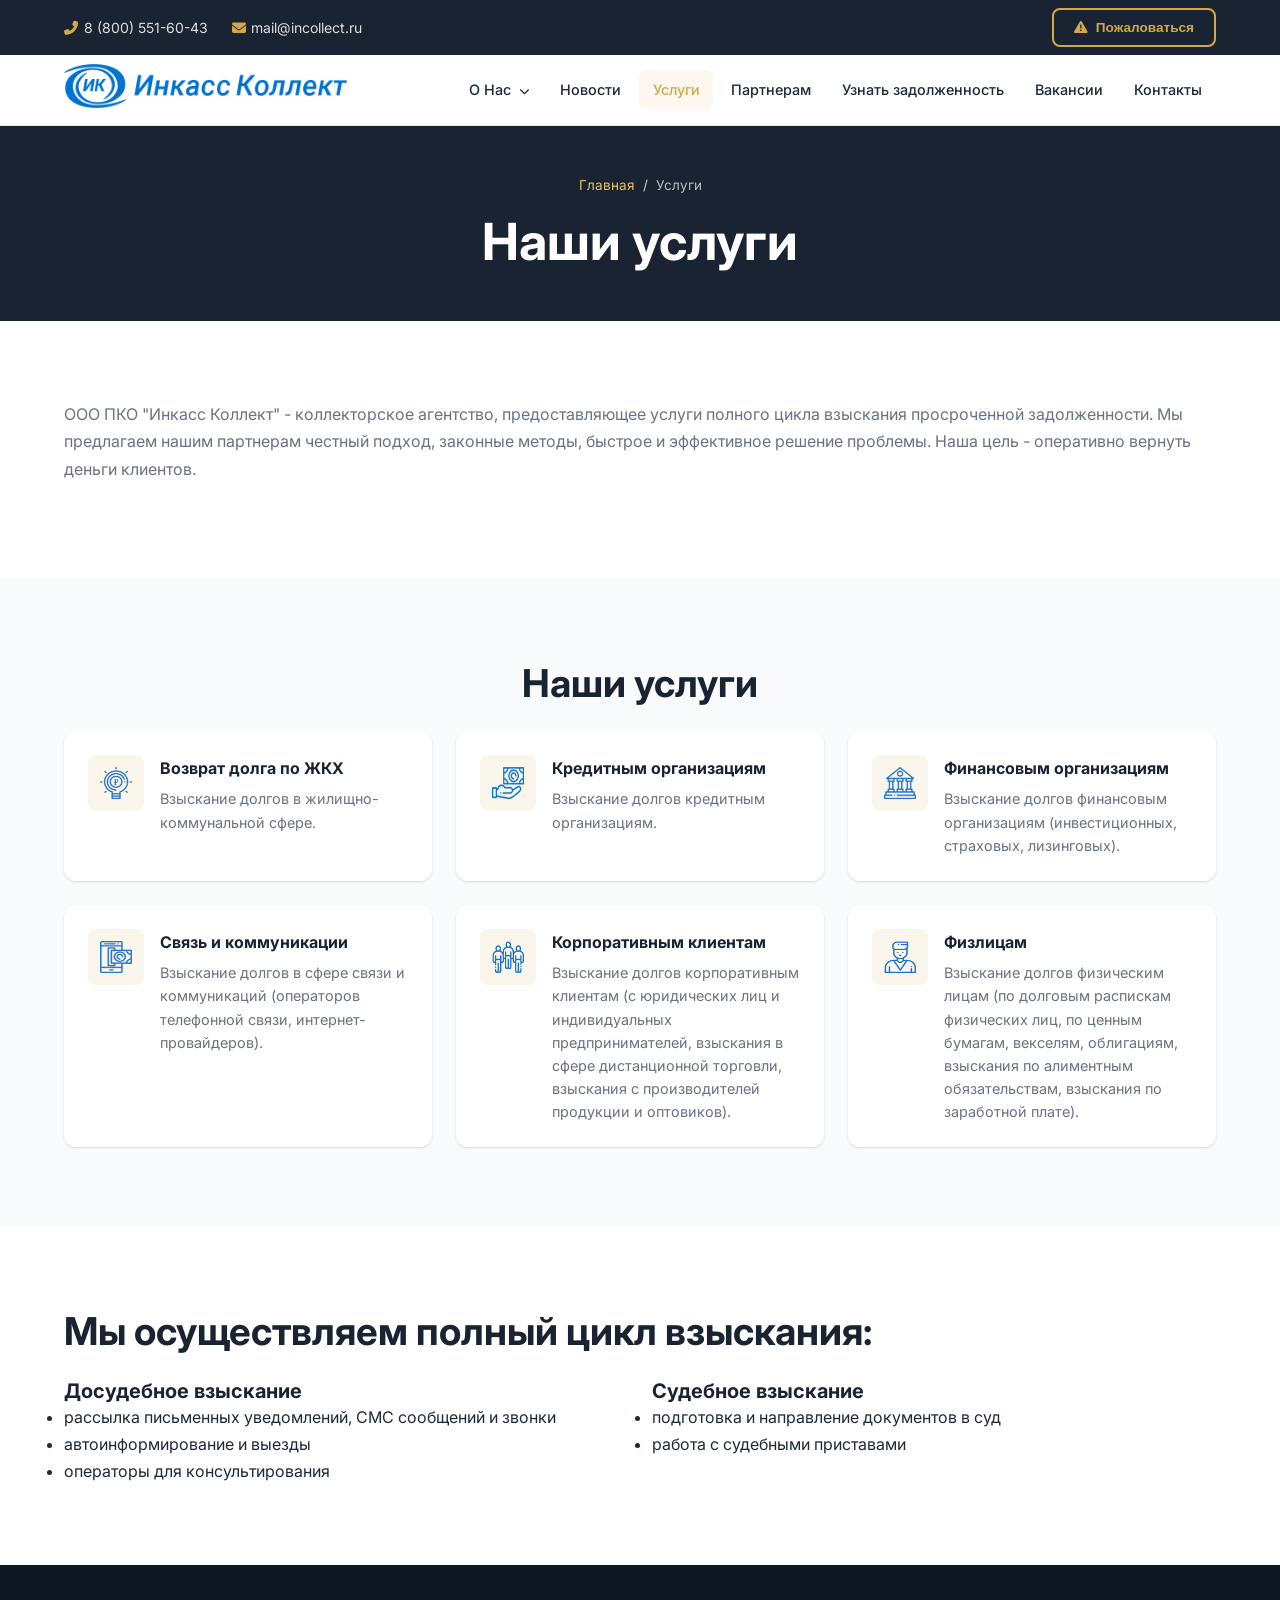
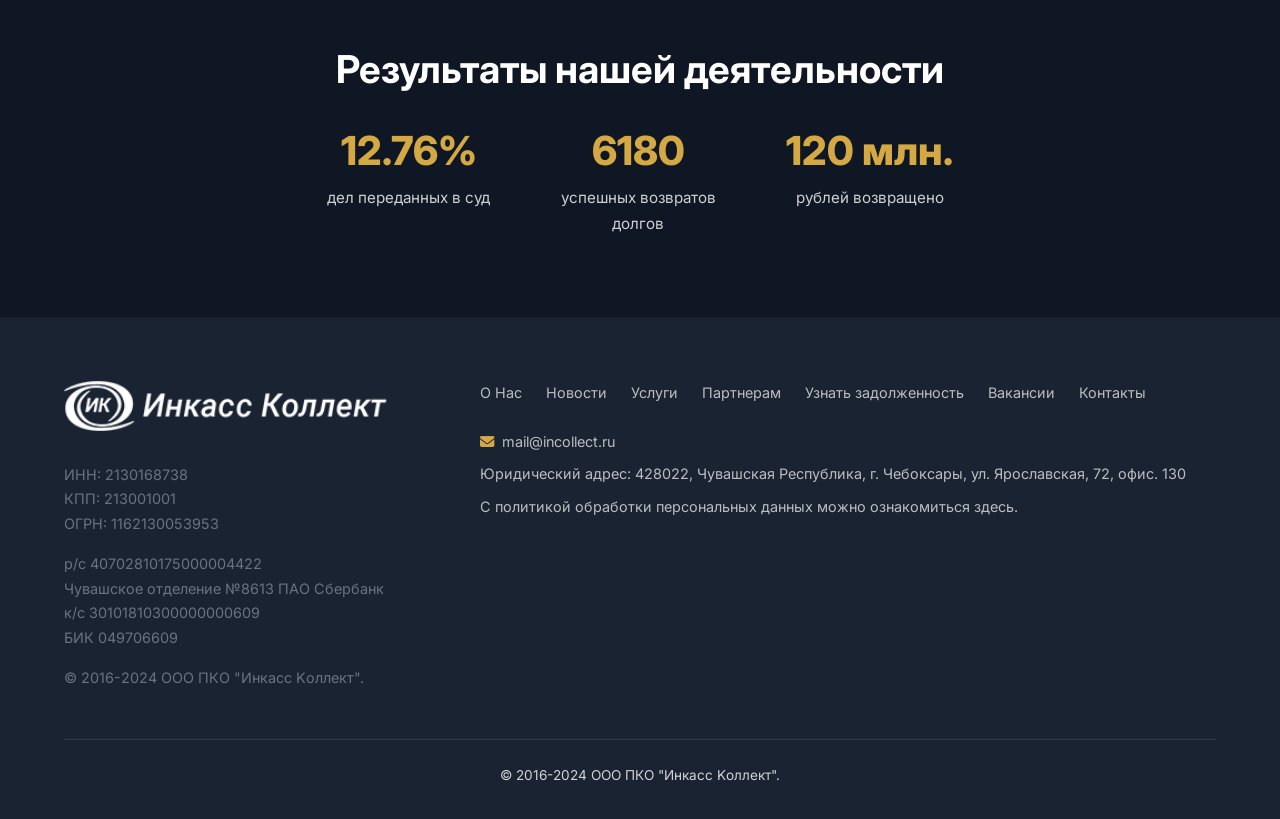
<file: services.html>
<!DOCTYPE html>
<html lang="ru">
<head>
  <meta charset="UTF-8">
  <meta name="viewport" content="width=device-width, initial-scale=1.0">
  <title>Услуги — Инкасc Коллект</title>
  <meta name="description" content="ООО ПКО «ИНКАСС КОЛЛЕКТ» — услуги полного цикла взыскания просроченной задолженности: досудебное и судебное взыскание.">
  <meta name="theme-color" content="#1a2332">
  <link rel="icon" href="assets/img/favicon.ico">
  <link rel="preconnect" href="https://fonts.googleapis.com">
  <link rel="preconnect" href="https://fonts.gstatic.com" crossorigin>
  <link href="https://fonts.googleapis.com/css2?family=Inter:wght@400;500;600;700;800&display=swap" rel="stylesheet">
  <link rel="stylesheet" href="https://cdnjs.cloudflare.com/ajax/libs/font-awesome/6.4.0/css/all.min.css">
  <link rel="stylesheet" href="assets/css/style.css">
</head>
<body>

<header class="site-header">
  <div class="header-top">
    <div class="container">
      <div class="header-contact">
        <span><i class="fas fa-phone-alt"></i><a href="tel:88005516043">8 (800) 551-60-43</a></span>
        <span class="d-none d-sm-block"><i class="fas fa-envelope"></i><a href="mailto:mail@incollect.ru">mail@incollect.ru</a></span>
      </div>
      <button class="btn btn-small btn-outline" data-modal="callback"><i class="fas fa-exclamation-triangle"></i> Пожаловаться</button>
    </div>
  </div>
  <div class="header-main">
    <div class="container">
      <a href="/" class="logo">
        <img src="assets/img/logo.png" alt="Инкасc Коллект">
      </a>
      <button class="nav-toggle" aria-label="Меню">
        <span></span><span></span><span></span>
      </button>
      <ul class="nav-list">
        <li class="dropdown">
          <a href="about.html">О Нас <i class="fas fa-chevron-down" style="font-size:0.65rem;margin-left:4px;"></i></a>
          <div class="dropdown-menu">
            <a href="about.html">О нас</a>
            <a href="legal-regulation.html">Нормативно правовое регулирование</a>
          </div>
        </li>
        <li><a href="news.html">Новости</a></li>
        <li><a href="services.html" class="active">Услуги</a></li>
        <li><a href="partners.html">Партнерам</a></li>
        <li><a href="payments.html">Узнать задолженность</a></li>
        <li><a href="company.html">Вакансии</a></li>
        <li><a href="contacts.html">Контакты</a></li>
      </ul>
    </div>
  </div>
</header>

<main>
  <div class="page-header">
    <div class="container">
      <div class="breadcrumb">
        <a href="/">Главная</a><span class="sep">/</span><span>Услуги</span>
      </div>
      <h1>Наши услуги</h1>
    </div>
  </div>

  <section>
    <div class="container">
      <p>ООО ПКО "Инкасc Коллект" - коллекторское агентство, предоставляющее услуги полного цикла взыскания просроченной задолженности. Мы предлагаем нашим партнерам честный подход, законные методы, быстрое и эффективное решение проблемы. Наша цель - оперативно вернуть деньги клиентов.</p>
    </div>
  </section>

  <section class="bg-alt">
    <div class="container">
      <h2 class="text-center">Наши услуги</h2>
      <div class="services-grid">
        <div class="service-card">
          <div class="icon"><img src="assets/img/upload/iblock/835/8353102d6407896d328e0667f43c771c.png" alt=""></div>
          <div class="content">
            <div class="title">Возврат долга по ЖКХ</div>
            <div class="desc">Взыскание долгов в жилищно-коммунальной сфере.</div>
          </div>
        </div>
        <div class="service-card">
          <div class="icon"><img src="assets/img/upload/iblock/2a2/2a26dfe75207574aeb699a86e1d361ef.png" alt=""></div>
          <div class="content">
            <div class="title">Кредитным организациям</div>
            <div class="desc">Взыскание долгов кредитным организациям.</div>
          </div>
        </div>
        <div class="service-card">
          <div class="icon"><img src="assets/img/upload/iblock/935/935c451072b82c029d7a62e085b1cc34.png" alt=""></div>
          <div class="content">
            <div class="title">Финансовым организациям</div>
            <div class="desc">Взыскание долгов финансовым организациям (инвестиционных, страховых, лизинговых).</div>
          </div>
        </div>
        <div class="service-card">
          <div class="icon"><img src="assets/img/upload/iblock/3ad/3ad258b9cce1f8ca6ad0d29d4bb14b12.png" alt=""></div>
          <div class="content">
            <div class="title">Связь и коммуникации</div>
            <div class="desc">Взыскание долгов в сфере связи и коммуникаций (операторов телефонной связи, интернет-провайдеров).</div>
          </div>
        </div>
        <div class="service-card">
          <div class="icon"><img src="assets/img/upload/iblock/af9/af96e69c5c310d33e353dc67994a0a29.png" alt=""></div>
          <div class="content">
            <div class="title">Корпоративным клиентам</div>
            <div class="desc">Взыскание долгов корпоративным клиентам (с юридических лиц и индивидуальных предпринимателей, взыскания в сфере дистанционной торговли, взыскания с производителей продукции и оптовиков).</div>
          </div>
        </div>
        <div class="service-card">
          <div class="icon"><img src="assets/img/upload/iblock/6f0/6f01c9fa80095f526bc8b35b39dbf2ea.png" alt=""></div>
          <div class="content">
            <div class="title">Физлицам</div>
            <div class="desc">Взыскание долгов физическим лицам (по долговым распискам физических лиц, по ценным бумагам, векселям, облигациям, взыскания по алиментным обязательствам, взыскания по заработной плате).</div>
          </div>
        </div>
      </div>
    </div>
  </section>

  <section>
    <div class="container">
      <h2>Мы осуществляем полный цикл взыскания:</h2>
      <div class="row">
        <div class="col-12 col-sm-6">
          <h3>Досудебное взыскание</h3>
          <ul>
            <li>рассылка письменных уведомлений, СМС сообщений и звонки</li>
            <li>автоинформирование и выезды</li>
            <li>операторы для консультирования</li>
          </ul>
        </div>
        <div class="col-12 col-sm-6">
          <h3>Судебное взыскание</h3>
          <ul>
            <li>подготовка и направление документов в суд</li>
            <li>работа с судебными приставами</li>
          </ul>
        </div>
      </div>
    </div>
  </section>

  <section class="bg-dark">
    <div class="container">
      <h2 class="text-center">Результаты нашей деятельности</h2>
      <div class="stats-grid">
        <div class="stat-item">
          <div class="number">12.76%</div>
          <div class="label">дел переданных в суд</div>
        </div>
        <div class="stat-item">
          <div class="number">6180</div>
          <div class="label">успешных возвратов долгов</div>
        </div>
        <div class="stat-item">
          <div class="number">120 млн.</div>
          <div class="label">рублей возвращено</div>
        </div>
      </div>
    </div>
  </section>
</main>

<footer class="site-footer">
  <div class="container">
    <div class="footer-grid">
      <div>
        <a href="/"><img src="assets/img/logo-footer.png" alt="Инкасc Коллект" style="height:50px;"></a>
        <br><br>
        <p>ИНН: 2130168738<br>КПП: 213001001<br>ОГРН: 1162130053953</p>
        <p>р/с 40702810175000004422<br>Чувашское отделение №8613 ПАО Сбербанк<br>к/с 30101810300000000609<br>БИК 049706609</p>
        <p>&copy; 2016-2024 ООО ПКО "Инкасc Kоллект".</p>
      </div>
      <div>
        <div class="footer-menu">
          <a href="about.html">О Нас</a>
          <a href="news.html">Новости</a>
          <a href="services.html">Услуги</a>
          <a href="partners.html">Партнерам</a>
          <a href="payments.html">Узнать задолженность</a>
          <a href="company.html">Вакансии</a>
          <a href="contacts.html">Контакты</a>
        </div>
        <br>
        <div class="footer-contacts">
          <p><i class="fas fa-envelope"></i><a href="mailto:mail@incollect.ru">mail@incollect.ru</a></p>
          <p>Юридический адрес: 428022, Чувашская Республика, г. Чебоксары, ул. Ярославская, 72, офис. 130</p>
          <p>С политикой обработки персональных данных можно ознакомиться <a href="#">здесь</a>.</p>
        </div>
      </div>
    </div>
    <div class="footer-bottom">
      &copy; 2016-2024 ООО ПКО "Инкасc Kоллект".
    </div>
  </div>
</footer>

<div class="modal-overlay" id="callback">
  <div class="modal-content">
    <div class="modal-header">
      <h4>Пожаловаться на нарушения сотрудников</h4>
      <button class="modal-close">&times;</button>
    </div>
    <div class="modal-body">
      <form onsubmit="event.preventDefault();alert('Форма отправлена (демо)');">
        <div class="form-group">
          <input type="text" class="form-control" placeholder="Ваше имя" required>
        </div>
        <div class="form-group">
          <input type="tel" class="form-control" placeholder="+7 (999) 999-99-99" required>
        </div>
        <div class="form-group">
          <label>Регион:</label>
          <select class="form-control">
            <option>Чувашская Республика</option>
            <option>Республика Марий Эл</option>
          </select>
        </div>
        <div class="form-group">
          <textarea class="form-control" placeholder="Сообщение" rows="6"></textarea>
        </div>
        <button type="submit" class="btn btn-default btn-small">Отправить</button>
        <div class="modal-text-after">Нажимая кнопку &laquo;Отправить&raquo; я даю свое <a href="#">согласие на обработку персональных данных</a></div>
      </form>
    </div>
  </div>
</div>

<div class="modal-overlay" id="offer">
  <div class="modal-content">
    <div class="modal-header">
      <h4>Скачать коммерческое предложение</h4>
      <button class="modal-close">&times;</button>
    </div>
    <div class="modal-body">
      <form onsubmit="event.preventDefault();alert('Форма отправлена (демо)');">
        <div class="form-group">
          <input type="text" class="form-control" placeholder="Ваше имя" required>
        </div>
        <div class="form-group">
          <input type="tel" class="form-control" placeholder="+7 (999) 999-99-99" required>
        </div>
        <button type="submit" class="btn btn-default btn-small">Отправить</button>
        <div class="modal-text-after">Нажимая кнопку &laquo;Отправить&raquo; я даю свое <a href="#">согласие на обработку персональных данных</a></div>
      </form>
    </div>
  </div>
</div>

<div class="modal-overlay" id="callback_order">
  <div class="modal-content">
    <div class="modal-header">
      <h4>Заполните форму и узнайте вашу задолженность</h4>
      <button class="modal-close">&times;</button>
    </div>
    <div class="modal-body">
      <form onsubmit="event.preventDefault();alert('Форма отправлена (демо)');">
        <div class="form-group">
          <h6 style="margin-bottom:10px;">Ваш статус</h6>
          <label style="display:block;font-weight:400;"><input type="radio" name="type" checked> Заемщик</label>
          <label style="display:block;font-weight:400;"><input type="radio" name="type"> Юридическое лицо</label>
          <label style="display:block;font-weight:400;"><input type="radio" name="type"> Гос. орган</label>
        </div>
        <div class="form-group">
          <input type="text" class="form-control" placeholder="Ваше имя" required>
        </div>
        <div class="form-group">
          <input type="tel" class="form-control" placeholder="+7 (999) 999-99-99" required>
        </div>
        <div class="form-group">
          <label>Год рождения</label>
          <input type="date" class="form-control" required>
        </div>
        <div class="form-group">
          <label>Регион:</label>
          <select class="form-control">
            <option>Чувашская Республика</option>
            <option>Республика Марий Эл</option>
          </select>
        </div>
        <div class="form-group">
          <textarea class="form-control" placeholder="Комментарий" rows="4"></textarea>
        </div>
        <button type="submit" class="btn btn-default btn-small">Отправить</button>
        <div class="modal-text-after">Нажимая кнопку &laquo;Отправить&raquo; я даю свое <a href="#">согласие на обработку персональных данных</a></div>
      </form>
    </div>
  </div>
</div>

<script src="assets/js/app.js"></script>
</body>
</html>
</file>
<file: assets/css/style.css>
/* ============================================
   Инкасc Коллект — Modern Design
   ============================================ */

:root {
  --primary: #1a2332;
  --primary-light: #2a3a52;
  --accent: #d4a843;
  --accent-light: #e8c36a;
  --accent-dark: #b89232;
  --text: #1f2937;
  --text-light: #6b7280;
  --bg: #ffffff;
  --bg-alt: #f8fafc;
  --bg-dark: #0f1724;
  --border: #e5e7eb;
  --radius: 12px;
  --radius-sm: 8px;
  --shadow: 0 1px 3px rgba(0,0,0,0.08), 0 1px 2px rgba(0,0,0,0.06);
  --shadow-lg: 0 10px 25px rgba(0,0,0,0.1), 0 4px 10px rgba(0,0,0,0.05);
  --transition: 0.3s cubic-bezier(0.4, 0, 0.2, 1);
}

*, *::before, *::after { box-sizing: border-box; margin: 0; padding: 0; }

html { scroll-behavior: smooth; }

body {
  font-family: 'Inter', -apple-system, BlinkMacSystemFont, 'Segoe UI', Roboto, sans-serif;
  color: var(--text);
  line-height: 1.7;
  -webkit-font-smoothing: antialiased;
}

/* --- Typography --- */
h1, h2, h3, h4, h5, h6 { font-weight: 700; line-height: 1.25; color: var(--primary); }
h1 { font-size: clamp(2rem, 4vw, 3.5rem); }
h2 { font-size: clamp(1.5rem, 3vw, 2.5rem); margin-bottom: 1.5rem; }
h2.text-center { text-align: center; }
h3 { font-size: 1.25rem; }

p { margin-bottom: 1rem; color: var(--text-light); }
a { color: var(--accent); text-decoration: none; transition: color var(--transition); }
a:hover { color: var(--accent-dark); }

img { max-width: 100%; height: auto; }

.container { max-width: 1200px; margin: 0 auto; padding: 0 1.5rem; }
.row { display: flex; flex-wrap: wrap; margin: 0 -0.75rem; }
[class*="col-"] { padding: 0 0.75rem; flex: 1 0 0%; }

/* Grid helpers */
.col-12 { flex: 0 0 100%; max-width: 100%; }
.col-6 { flex: 0 0 50%; max-width: 50%; }
.col-4 { flex: 0 0 33.333%; max-width: 33.333%; }
.col-3 { flex: 0 0 25%; max-width: 25%; }
.col-auto { flex: 0 0 auto; width: auto; }

@media (min-width: 768px) {
  .col-sm-4, .col-md-4 { flex: 0 0 33.333%; max-width: 33.333%; }
  .col-sm-6, .col-md-6 { flex: 0 0 50%; max-width: 50%; }
  .col-sm-7 { flex: 0 0 58.333%; max-width: 58.333%; }
  .col-md-8 { flex: 0 0 66.667%; max-width: 66.667%; }
}
@media (min-width: 992px) {
  .col-lg-3 { flex: 0 0 25%; max-width: 25%; }
  .col-lg-4 { flex: 0 0 33.333%; max-width: 33.333%; }
  .col-lg-6 { flex: 0 0 50%; max-width: 50%; }
  .col-lg-8 { flex: 0 0 66.667%; max-width: 66.667%; }
  .d-lg-none { display: none !important; }
  .d-lg-block { display: block !important; }
}

.text-center { text-align: center; }
.text-left { text-align: left; }
.d-none { display: none !important; }
.d-block { display: block !important; }

@media (max-width: 575px) {
  .d-sm-none { display: none !important; }
}
@media (min-width: 576px) {
  .d-sm-block { display: block !important; }
}

/* --- Buttons --- */
.btn {
  display: inline-flex;
  align-items: center;
  gap: 0.5rem;
  padding: 0.75rem 1.75rem;
  border-radius: var(--radius-sm);
  font-weight: 600;
  font-size: 0.925rem;
  border: none;
  cursor: pointer;
  transition: all var(--transition);
  text-decoration: none;
  line-height: 1.4;
}
.btn-default {
  background: var(--accent);
  color: #fff;
}
.btn-default:hover {
  background: var(--accent-dark);
  color: #fff;
  transform: translateY(-1px);
  box-shadow: var(--shadow-lg);
}
.btn-outline {
  background: transparent;
  border: 2px solid var(--accent);
  color: var(--accent);
}
.btn-outline:hover {
  background: var(--accent);
  color: #fff;
}
.btn-small {
  padding: 0.5rem 1.25rem;
  font-size: 0.85rem;
}
.btn-gray {
  background: rgba(26, 35, 50, 0.08);
  color: var(--primary);
}
.btn-gray:hover {
  background: var(--primary);
  color: #fff;
}

/* ============================================
   HEADER / NAV
   ============================================ */
.site-header {
  position: relative;
  z-index: 100;
}

.header-top {
  background: var(--primary);
  color: #fff;
  padding: 0.5rem 0;
  font-size: 0.875rem;
}
.header-top .container {
  display: flex;
  justify-content: space-between;
  align-items: center;
  flex-wrap: wrap;
  gap: 0.5rem;
}
.header-top a {
  color: rgba(255,255,255,0.85);
}
.header-top a:hover {
  color: var(--accent);
}
.header-contact {
  display: flex;
  align-items: center;
  gap: 1.5rem;
}
.header-contact i {
  margin-right: 0.35rem;
  color: var(--accent);
}

/* Main Nav */
.header-main {
  background: #fff;
  border-bottom: 1px solid var(--border);
}
.header-main .container {
  display: flex;
  justify-content: space-between;
  align-items: center;
  gap: 1rem;
  min-height: 70px;
}
.logo img {
  height: 44px;
  width: auto;
}

.nav-list {
  display: flex;
  list-style: none;
  gap: 0.25rem;
}
.nav-list a {
  display: block;
  padding: 0.5rem 0.85rem;
  color: var(--text);
  font-weight: 500;
  font-size: 0.9rem;
  border-radius: var(--radius-sm);
  transition: all var(--transition);
}
.nav-list a:hover,
.nav-list a.active {
  color: var(--accent);
  background: rgba(212, 168, 67, 0.08);
}
.nav-list .dropdown {
  position: relative;
}
.nav-list .dropdown-menu {
  display: none;
  position: absolute;
  top: 100%;
  left: 0;
  background: #fff;
  border-radius: var(--radius-sm);
  box-shadow: var(--shadow-lg);
  min-width: 220px;
  padding: 0.5rem;
  z-index: 50;
}
.nav-list .dropdown:hover .dropdown-menu {
  display: block;
}
.dropdown-menu a {
  padding: 0.5rem 0.75rem;
}
.dropdown-menu a:hover {
  background: var(--bg-alt);
}

/* Mobile toggle */
.nav-toggle {
  display: none;
  flex-direction: column;
  gap: 5px;
  background: none;
  border: none;
  cursor: pointer;
  padding: 8px;
}
.nav-toggle span {
  display: block;
  width: 24px;
  height: 2px;
  background: var(--primary);
  border-radius: 2px;
  transition: all var(--transition);
}

@media (max-width: 991px) {
  .nav-toggle { display: flex; }
  .nav-list {
    display: none;
    position: absolute;
    top: 100%;
    left: 0;
    right: 0;
    background: #fff;
    flex-direction: column;
    padding: 1rem;
    box-shadow: var(--shadow-lg);
    border-radius: 0 0 var(--radius) var(--radius);
    max-height: 80vh;
    overflow-y: auto;
  }
  .nav-list.open { display: flex; }
  .nav-list .dropdown-menu {
    position: static;
    box-shadow: none;
    padding-left: 1rem;
  }
  .header-main .container { position: relative; }
}

/* ============================================
   HERO / SLIDER
   ============================================ */
.hero-slider {
  position: relative;
  overflow: hidden;
  background: var(--primary);
  min-height: 520px;
}
.hero-slide {
  position: absolute;
  inset: 0;
  min-height: 520px;
  display: flex;
  align-items: center;
  opacity: 0;
  visibility: hidden;
  transition: opacity 0.6s ease, visibility 0.6s ease;
  z-index: 1;
}
.hero-slide.active {
  opacity: 1;
  visibility: visible;
  z-index: 2;
}
.hero-slide .bg-image {
  position: absolute;
  inset: 0;
  background-size: cover;
  background-position: center;
  opacity: 0.3;
}
.slider-dots {
  position: absolute;
  bottom: 1.5rem;
  left: 0;
  right: 0;
  display: flex;
  justify-content: center;
  gap: 0.5rem;
  z-index: 5;
}
.slider-dots span {
  width: 10px;
  height: 10px;
  border-radius: 50%;
  background: rgba(255, 255, 255, 0.4);
  cursor: pointer;
  transition: background var(--transition), transform var(--transition);
}
.slider-dots span.active {
  background: var(--accent);
  transform: scale(1.25);
}
.hero-slide .container {
  position: relative;
  z-index: 2;
  padding: 4rem 1.5rem;
}
.hero-title {
  color: #fff;
  font-size: clamp(1.75rem, 4vw, 3rem);
  max-width: 600px;
  margin-bottom: 1.5rem;
  line-height: 1.3;
}
.hero-title br { display: none; }
@media (min-width: 576px) {
  .hero-title br { display: inline; }
}

/* ============================================
   SECTIONS
   ============================================ */
section {
  padding: 5rem 0;
}
section.bg-alt {
  background: var(--bg-alt);
}
section.bg-dark {
  background: var(--bg-dark);
  color: rgba(255,255,255,0.85);
}
section.bg-dark h2,
section.bg-dark h3,
section.bg-dark h4 {
  color: #fff;
}
section.bg-dark p {
  color: rgba(255,255,255,0.7);
}

/* Advantages */
.advantages-grid {
  display: grid;
  grid-template-columns: repeat(auto-fit, minmax(280px, 1fr));
  gap: 2rem;
}
.advantage-item {
  text-align: center;
  padding: 2rem 1.5rem;
  background: #fff;
  border-radius: var(--radius);
  box-shadow: var(--shadow);
  transition: transform var(--transition), box-shadow var(--transition);
}
.advantage-item:hover {
  transform: translateY(-4px);
  box-shadow: var(--shadow-lg);
}
.advantage-item img {
  height: 60px;
  margin-bottom: 1rem;
}
.advantage-item .title {
  font-weight: 700;
  font-size: 1.1rem;
  color: var(--primary);
  margin-bottom: 0.5rem;
}
.advantage-item p {
  font-size: 0.925rem;
  color: var(--text-light);
  margin: 0;
}

/* About section */
.about-section {
  position: relative;
}
.about-section::before {
  content: '';
  position: absolute;
  inset: 0;
  background-size: cover;
  background-position: center;
  opacity: 0.06;
  z-index: 0;
}
.about-section .container {
  position: relative;
  z-index: 1;
}

/* Services grid */
.services-grid {
  display: grid;
  grid-template-columns: repeat(auto-fill, minmax(320px, 1fr));
  gap: 1.5rem;
}
.service-card {
  display: flex;
  gap: 1rem;
  padding: 1.5rem;
  background: #fff;
  border-radius: var(--radius);
  box-shadow: var(--shadow);
  transition: transform var(--transition), box-shadow var(--transition);
  align-items: flex-start;
}
.service-card:hover {
  transform: translateY(-3px);
  box-shadow: var(--shadow-lg);
}
.service-card .icon {
  flex-shrink: 0;
  width: 56px;
  height: 56px;
  display: flex;
  align-items: center;
  justify-content: center;
  background: rgba(212, 168, 67, 0.1);
  border-radius: var(--radius-sm);
}
.service-card .icon img {
  width: 32px;
  height: 32px;
}
.service-card .content .title {
  font-weight: 700;
  color: var(--primary);
  margin-bottom: 0.35rem;
}
.service-card .content .desc {
  font-size: 0.9rem;
  color: var(--text-light);
  line-height: 1.6;
}

/* Payments */
.payments-grid {
  display: grid;
  grid-template-columns: repeat(auto-fill, minmax(300px, 1fr));
  gap: 1.5rem;
}

/* YooKassa online payment */
.yookassa-pay {
  max-width: 560px;
  margin: 0 auto 2.5rem;
  background: #fff;
  border-radius: var(--radius);
  box-shadow: var(--shadow);
  padding: 1.75rem 2rem;
}
.yookassa-pay__title {
  text-align: center;
  margin-bottom: 0.5rem;
}
.yookassa-pay__sub {
  text-align: center;
  color: var(--text-light);
  font-size: 0.9rem;
  margin-bottom: 1.25rem;
}
.yookassa-pay__note {
  margin-top: 0.75rem;
  font-size: 0.8rem;
  color: var(--text-light);
  text-align: center;
}
.yookassa-pay__msg {
  margin-top: 0.75rem;
  text-align: center;
  font-size: 0.9rem;
  color: var(--text-light);
  min-height: 1.2em;
}
.yookassa-pay__msg.is-error { color: #c0392b; }
.btn-block { display: flex; width: 100%; justify-content: center; }

/* News */
.news-grid {
  display: grid;
  grid-template-columns: repeat(auto-fill, minmax(320px, 1fr));
  gap: 1.5rem;
}
.news-card {
  background: #fff;
  border-radius: var(--radius);
  box-shadow: var(--shadow);
  overflow: hidden;
  transition: transform var(--transition), box-shadow var(--transition);
  cursor: pointer;
}
.news-card:hover {
  transform: translateY(-4px);
  box-shadow: var(--shadow-lg);
}
.news-card .card-img {
  height: 200px;
  background-size: cover;
  background-position: center;
}
.news-card .card-body {
  padding: 1.25rem;
}
.news-card .card-body h5 {
  font-size: 1.05rem;
  margin-bottom: 0.5rem;
  color: var(--primary);
}
.news-card .card-body p {
  font-size: 0.9rem;
  color: var(--text-light);
  margin: 0;
}
.news-card .card-footer {
  padding: 0.75rem 1.25rem;
  border-top: 1px solid var(--border);
  font-size: 0.85rem;
  color: var(--text-light);
}

/* Documents / certificates */
.documents-slider {
  display: flex;
  gap: 1.5rem;
  justify-content: center;
  flex-wrap: wrap;
}
.documents-slider a {
  display: block;
  border-radius: var(--radius);
  overflow: hidden;
  box-shadow: var(--shadow);
  transition: transform var(--transition);
  max-width: 240px;
}
.documents-slider a:hover {
  transform: scale(1.03);
}

/* Counter (stats) */
.stats-grid {
  display: flex;
  justify-content: center;
  gap: 3rem;
  flex-wrap: wrap;
}
.stat-item {
  text-align: center;
}
.stat-item .number {
  font-size: 2.5rem;
  font-weight: 800;
  color: var(--accent);
}
.stat-item .label {
  color: rgba(255,255,255,0.8);
  font-size: 0.95rem;
  max-width: 200px;
}

/* Partners */
.partners-grid {
  display: flex;
  flex-wrap: wrap;
  justify-content: center;
  align-items: center;
  gap: 2rem;
}
.partners-grid img {
  max-height: 60px;
  filter: grayscale(0.3);
  opacity: 0.7;
  transition: all var(--transition);
}
.partners-grid img:hover {
  filter: grayscale(0);
  opacity: 1;
}

/* Documents info */
.documents-info {
  display: flex;
  gap: 2rem;
  align-items: center;
  flex-wrap: wrap;
}
.documents-info img {
  max-height: 200px;
  border-radius: var(--radius-sm);
  box-shadow: var(--shadow);
}

/* ============================================
   FOOTER
   ============================================ */
.site-footer {
  background: var(--primary);
  color: rgba(255,255,255,0.8);
  padding: 4rem 0 2rem;
  font-size: 0.9rem;
}
.site-footer h4 {
  color: #fff;
  margin-bottom: 1rem;
  font-size: 1rem;
}
.site-footer a {
  color: rgba(255,255,255,0.7);
}
.site-footer a:hover {
  color: var(--accent);
}
.footer-grid {
  display: grid;
  grid-template-columns: 1fr 2fr;
  gap: 3rem;
}
.footer-menu {
  display: flex;
  flex-wrap: wrap;
  gap: 0.5rem 1.5rem;
}
.footer-menu a {
  font-size: 0.9rem;
}
.footer-contacts p {
  margin-bottom: 0.5rem;
  color: rgba(255,255,255,0.7);
}
.footer-contacts i {
  color: var(--accent);
  margin-right: 0.5rem;
}
.footer-bottom {
  margin-top: 2rem;
  padding-top: 1.5rem;
  border-top: 1px solid rgba(255,255,255,0.1);
  text-align: center;
  font-size: 0.85rem;
}
@media (max-width: 767px) {
  .footer-grid {
    grid-template-columns: 1fr;
    gap: 2rem;
  }
}

/* ============================================
   BREADCRUMBS
   ============================================ */
.breadcrumb {
  padding: 1rem 0;
  font-size: 0.85rem;
  color: var(--text-light);
}
.breadcrumb a {
  color: var(--primary-light);
}
.breadcrumb a:hover {
  color: var(--accent);
}
.breadcrumb .sep {
  margin: 0 0.5rem;
  color: #ccc;
}

/* ============================================
   MODALS
   ============================================ */
.modal-overlay {
  display: none;
  position: fixed;
  inset: 0;
  background: rgba(0,0,0,0.5);
  z-index: 1000;
  justify-content: center;
  align-items: center;
  padding: 1rem;
}
.modal-overlay.open {
  display: flex;
}
.modal-content {
  background: #fff;
  border-radius: var(--radius);
  max-width: 500px;
  width: 100%;
  max-height: 90vh;
  overflow-y: auto;
  box-shadow: 0 25px 50px rgba(0,0,0,0.2);
}
.modal-header {
  display: flex;
  justify-content: space-between;
  align-items: center;
  padding: 1.25rem 1.5rem;
  border-bottom: 1px solid var(--border);
}
.modal-header h4 {
  font-size: 1.1rem;
  margin: 0;
}
.modal-close {
  background: none;
  border: none;
  font-size: 1.5rem;
  cursor: pointer;
  color: var(--text-light);
  padding: 0;
  line-height: 1;
}
.modal-close:hover {
  color: var(--text);
}
.modal-body {
  padding: 1.5rem;
}
.form-group {
  margin-bottom: 1rem;
}
.form-group label {
  display: block;
  font-weight: 600;
  font-size: 0.9rem;
  color: var(--text);
  margin-bottom: 0.35rem;
}
.form-control {
  width: 100%;
  padding: 0.65rem 0.85rem;
  border: 1px solid var(--border);
  border-radius: var(--radius-sm);
  font-size: 0.925rem;
  transition: border-color var(--transition);
  font-family: inherit;
}
.form-control:focus {
  outline: none;
  border-color: var(--accent);
  box-shadow: 0 0 0 3px rgba(212, 168, 67, 0.15);
}
textarea.form-control {
  resize: vertical;
  min-height: 100px;
}
select.form-control {
  appearance: auto;
}
.modal-text-after {
  font-size: 0.8rem;
  color: var(--text-light);
  margin-top: 0.75rem;
}

/* ============================================
   PAGE HEADER
   ============================================ */
.page-header {
  background: var(--primary);
  color: #fff;
  padding: 3rem 0;
  text-align: center;
}
.page-header h1 {
  color: #fff;
  margin: 0;
}
.page-header .breadcrumb {
  color: rgba(255,255,255,0.7);
  padding: 0 0 0.75rem;
}
.page-header .breadcrumb a {
  color: var(--accent-light);
}

/* ============================================
   CONTACT PAGE
   ============================================ */
.contact-item {
  padding: 1.5rem;
  background: #fff;
  border-radius: var(--radius);
  box-shadow: var(--shadow);
  margin-bottom: 1rem;
  height: 100%;
}
.contact-item h5 {
  color: var(--primary);
  margin-bottom: 0.5rem;
}
.contact-item p {
  margin-bottom: 0.35rem;
}

/* ============================================
   LEGAL FRAMEWORK
   ============================================ */
.legal-list {
  list-style: none;
  padding: 0;
}
.legal-list li {
  padding: 0.75rem 0;
  border-bottom: 1px solid var(--border);
}
.legal-list li:last-child {
  border-bottom: none;
}
.legal-list a {
  font-weight: 500;
}

/* ============================================
   UTILITIES
   ============================================ */
.mb-2 { margin-bottom: 0.5rem; }
.mb-3 { margin-bottom: 1rem; }
.mb-4 { margin-bottom: 1.5rem; }
.mt-3 { margin-top: 1rem; }
.mt-4 { margin-top: 1.5rem; }
.mr-2 { margin-right: 0.5rem; }
.p-0 { padding: 0; }
.w-100 { width: 100%; }
.d-flex { display: flex; }
.align-center { align-items: center; }
.justify-center { justify-content: center; }
.justify-between { justify-content: space-between; }
.gap-2 { gap: 0.5rem; }
.gap-3 { gap: 1rem; }
.flex-wrap { flex-wrap: wrap; }
.flex-column { flex-direction: column; }

/* Maps */
.map-container {
  border-radius: var(--radius-sm);
  overflow: hidden;
  margin-top: 0.5rem;
}
.map-container iframe,
.map-container script + * {
  width: 100%;
  border: none;
}

/* Blockquote styling */
blockquote {
  padding: 1.25rem;
  border-left: 3px solid var(--accent);
  background: var(--bg-alt);
  border-radius: 0 var(--radius-sm) var(--radius-sm) 0;
  margin-bottom: 1rem;
}
blockquote p { margin-bottom: 0.25rem; }
</file>
